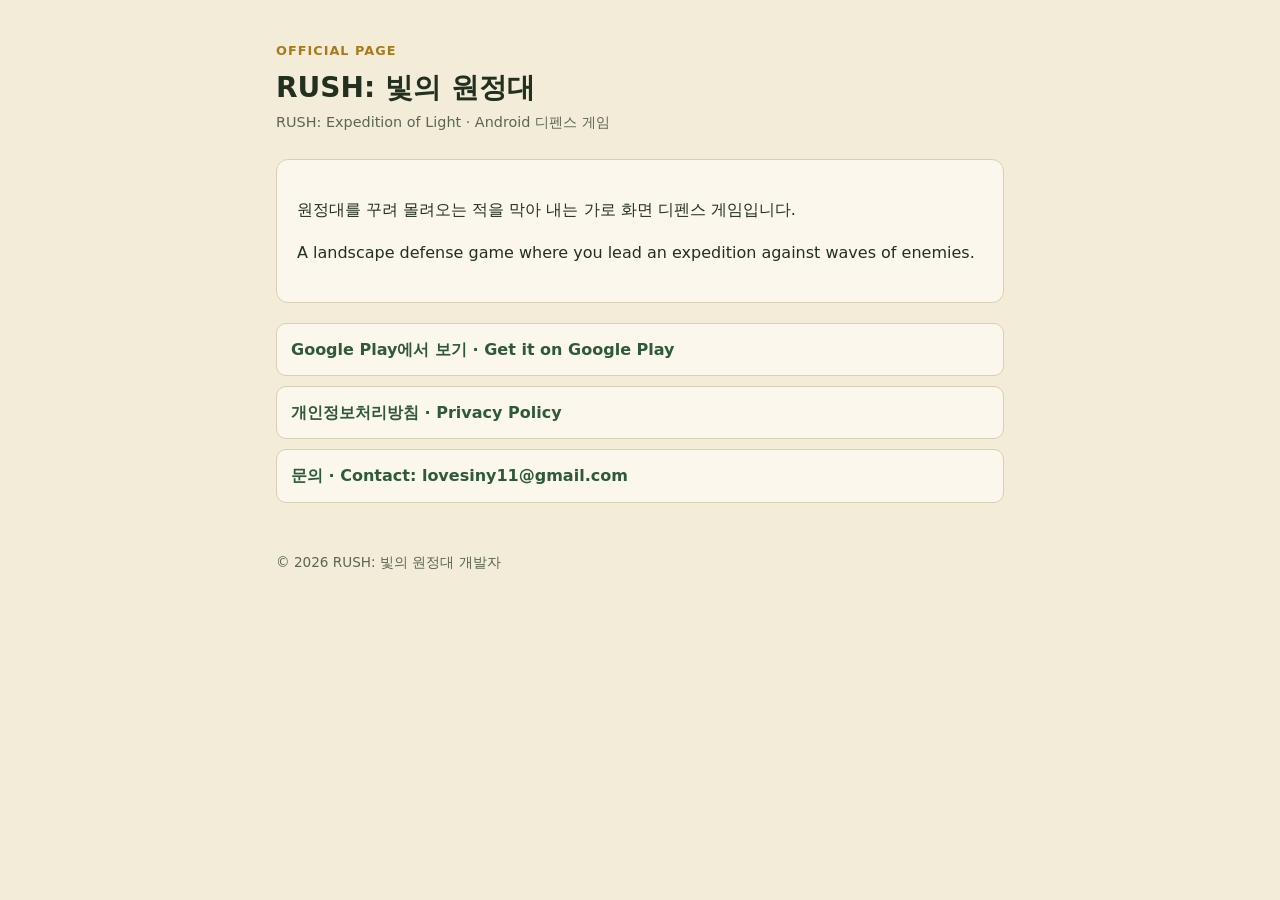
<file: index.html>
<!doctype html>
<html lang="ko">
<head>
<meta charset="utf-8">
<meta name="viewport" content="width=device-width, initial-scale=1">
<title>RUSH: 빛의 원정대</title>
<meta name="description" content="RUSH: 빛의 원정대 (RUSH: Expedition of Light) 공식 안내 페이지">
<link rel="stylesheet" href="style.css">
</head>
<body>
<main>
  <p class="eyebrow">Official page</p>
  <h1>RUSH: 빛의 원정대</h1>
  <p class="meta">RUSH: Expedition of Light · Android 디펜스 게임</p>

  <div class="card">
    <p>원정대를 꾸려 몰려오는 적을 막아 내는 가로 화면 디펜스 게임입니다.</p>
    <p>A landscape defense game where you lead an expedition against waves of enemies.</p>
  </div>

  <ul class="links">
    <li><a href="https://play.google.com/store/apps/details?id=com.rush.expedition">Google Play에서 보기 · Get it on Google Play</a></li>
    <li><a href="privacy.html">개인정보처리방침 · Privacy Policy</a></li>
    <li><a href="mailto:lovesiny11@gmail.com">문의 · Contact: lovesiny11@gmail.com</a></li>
  </ul>

  <footer>© 2026 RUSH: 빛의 원정대 개발자</footer>
</main>
</body>
</html>
</file>
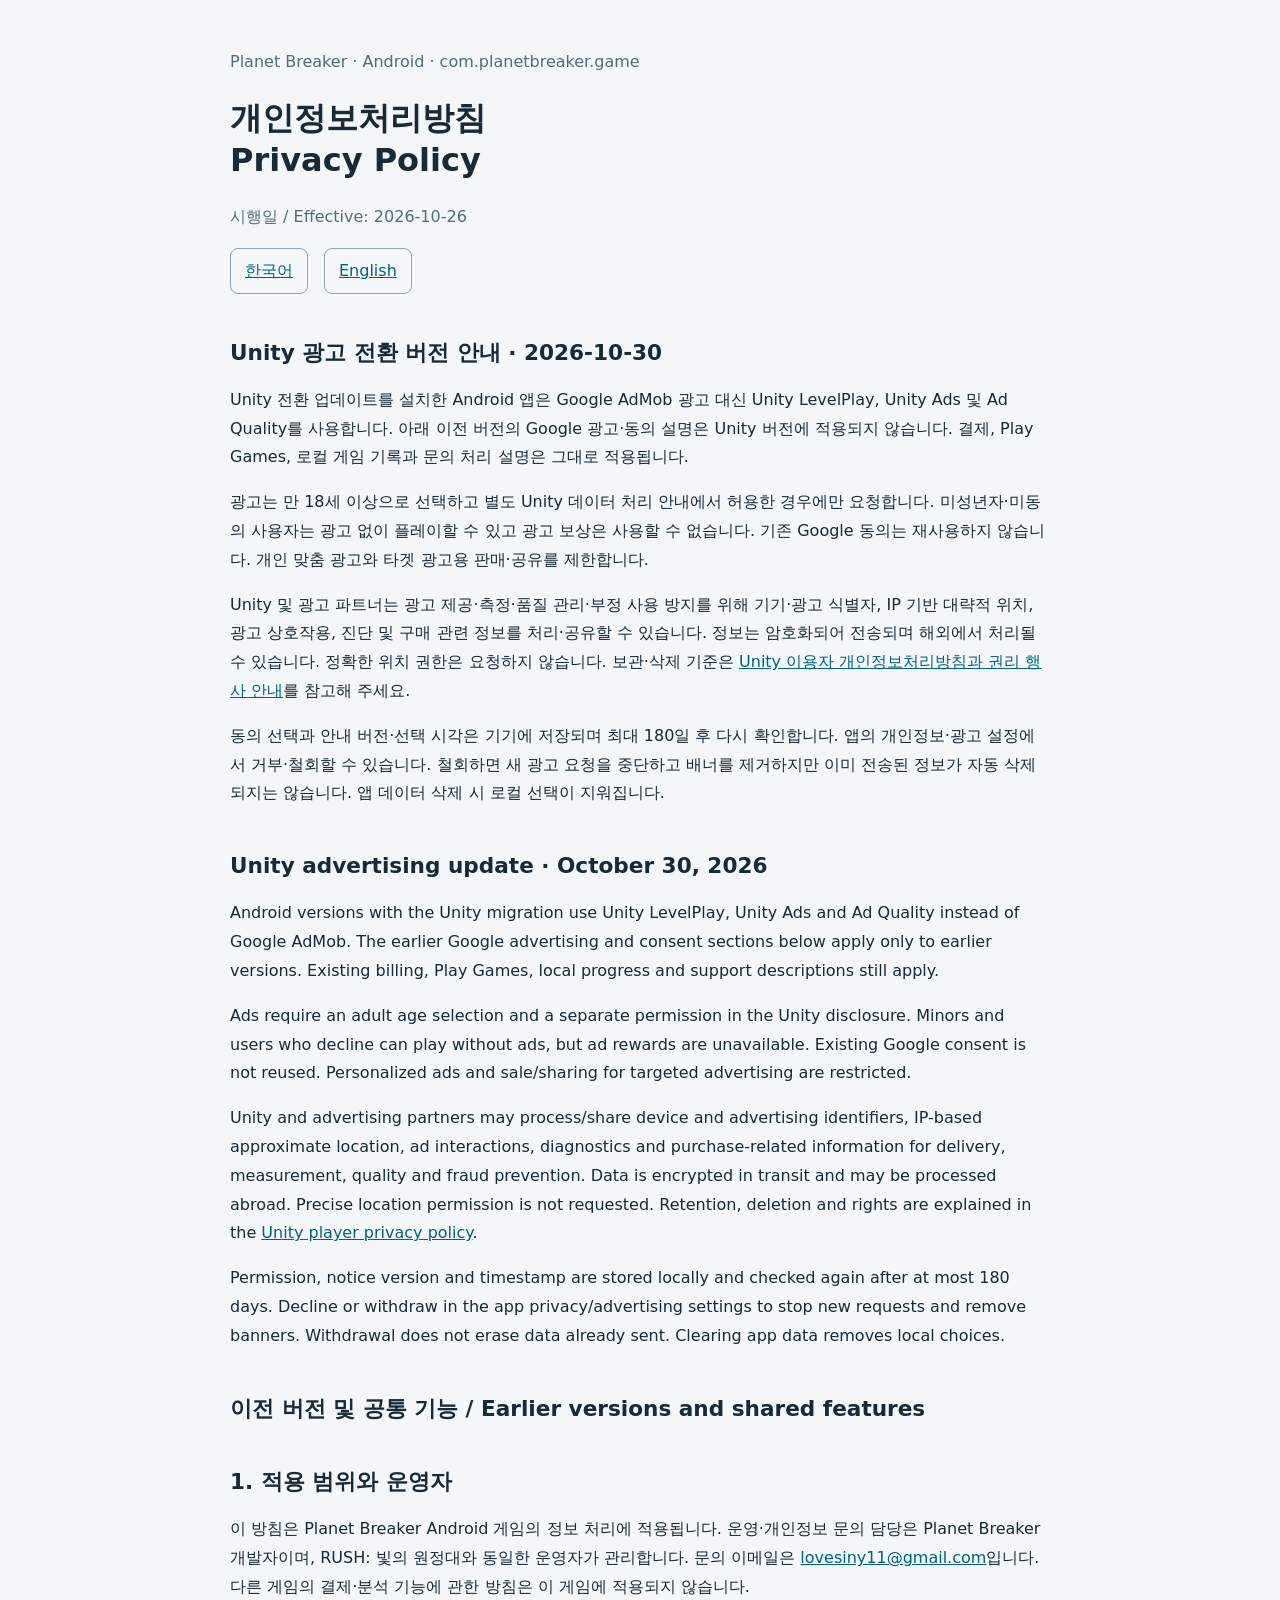
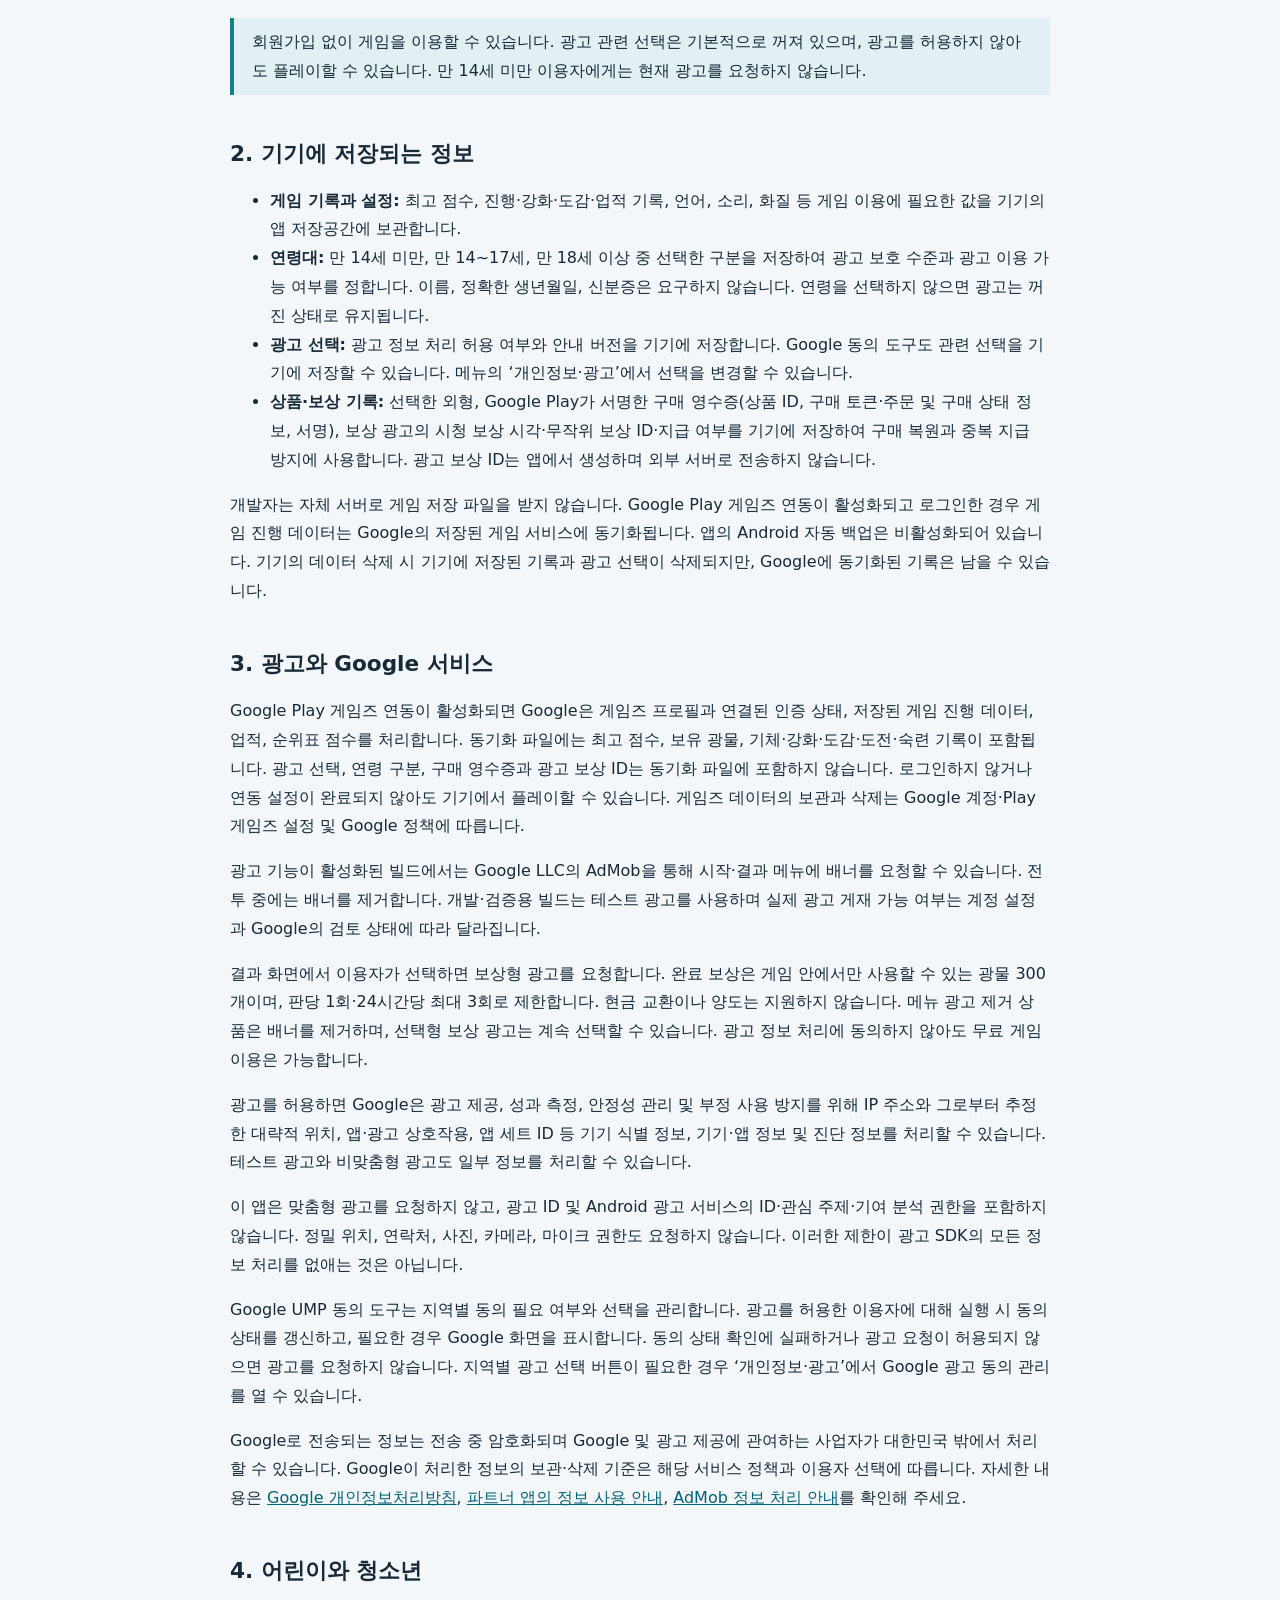
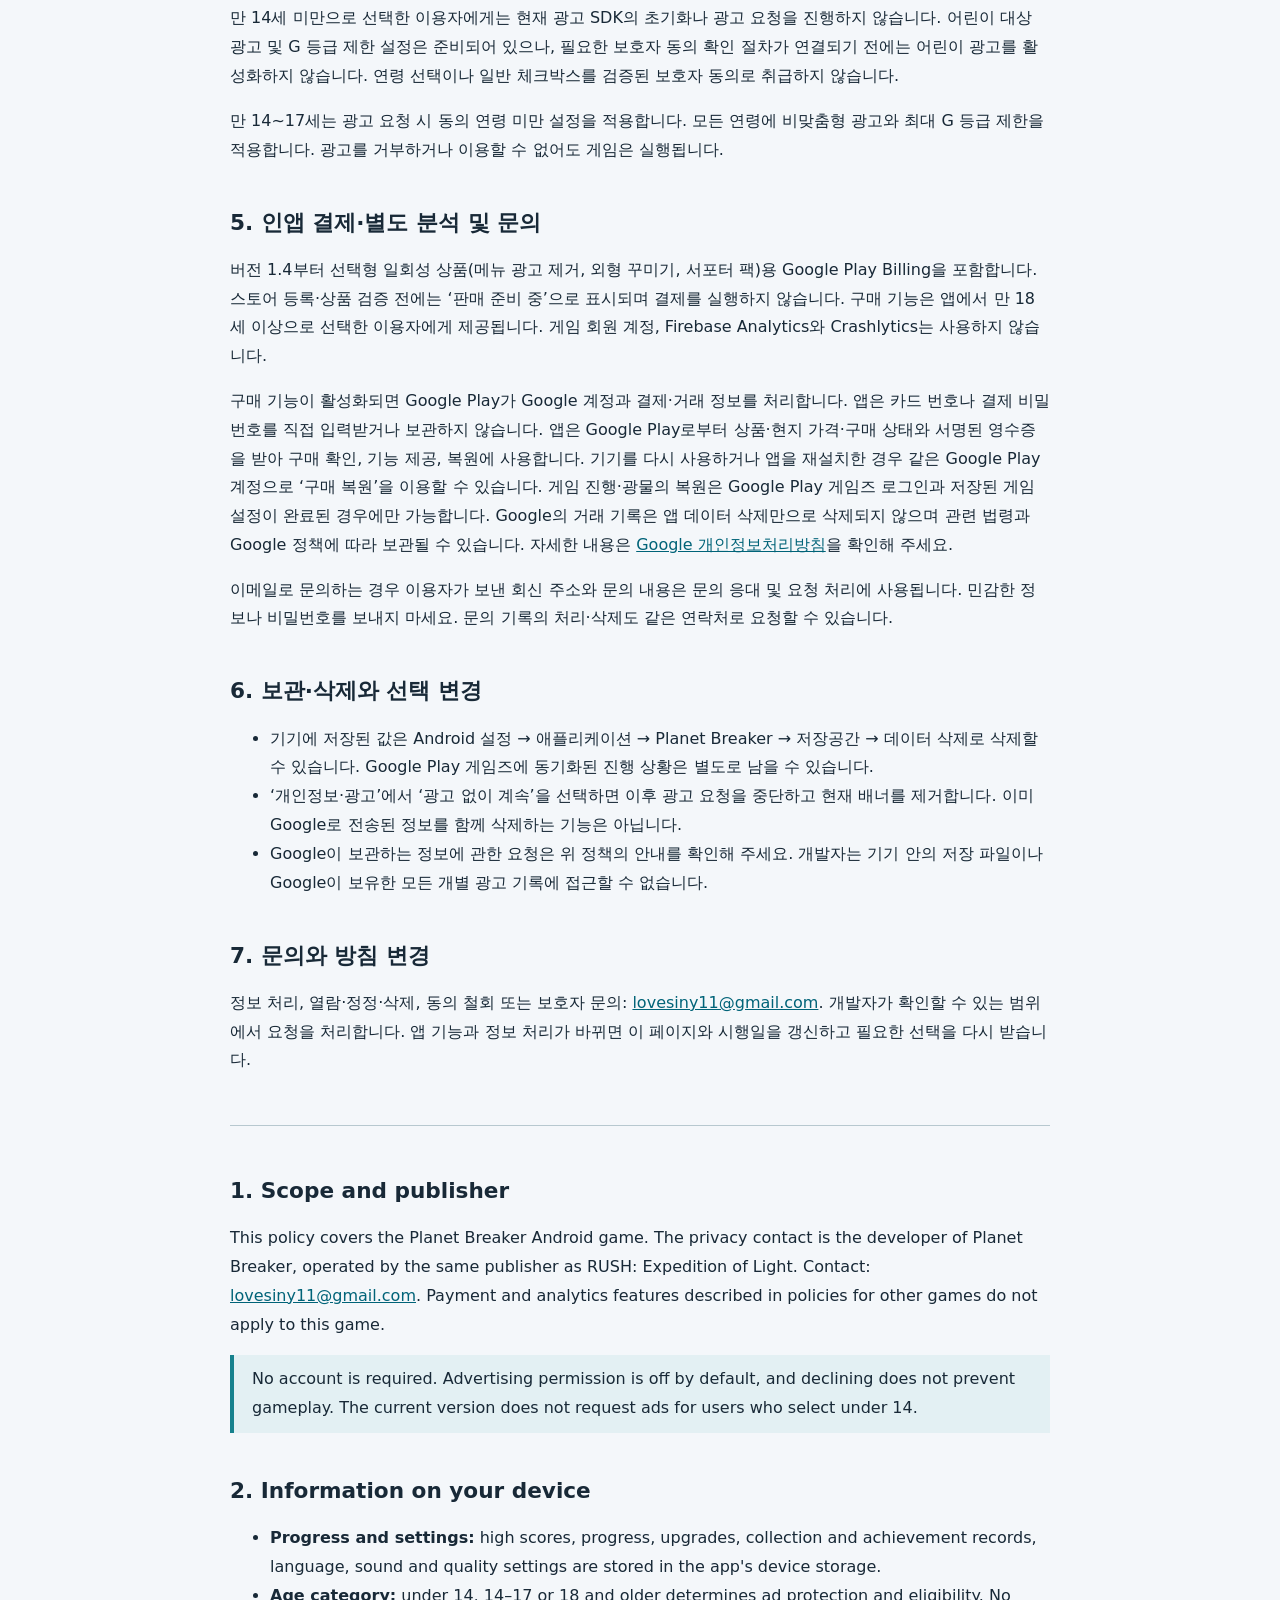
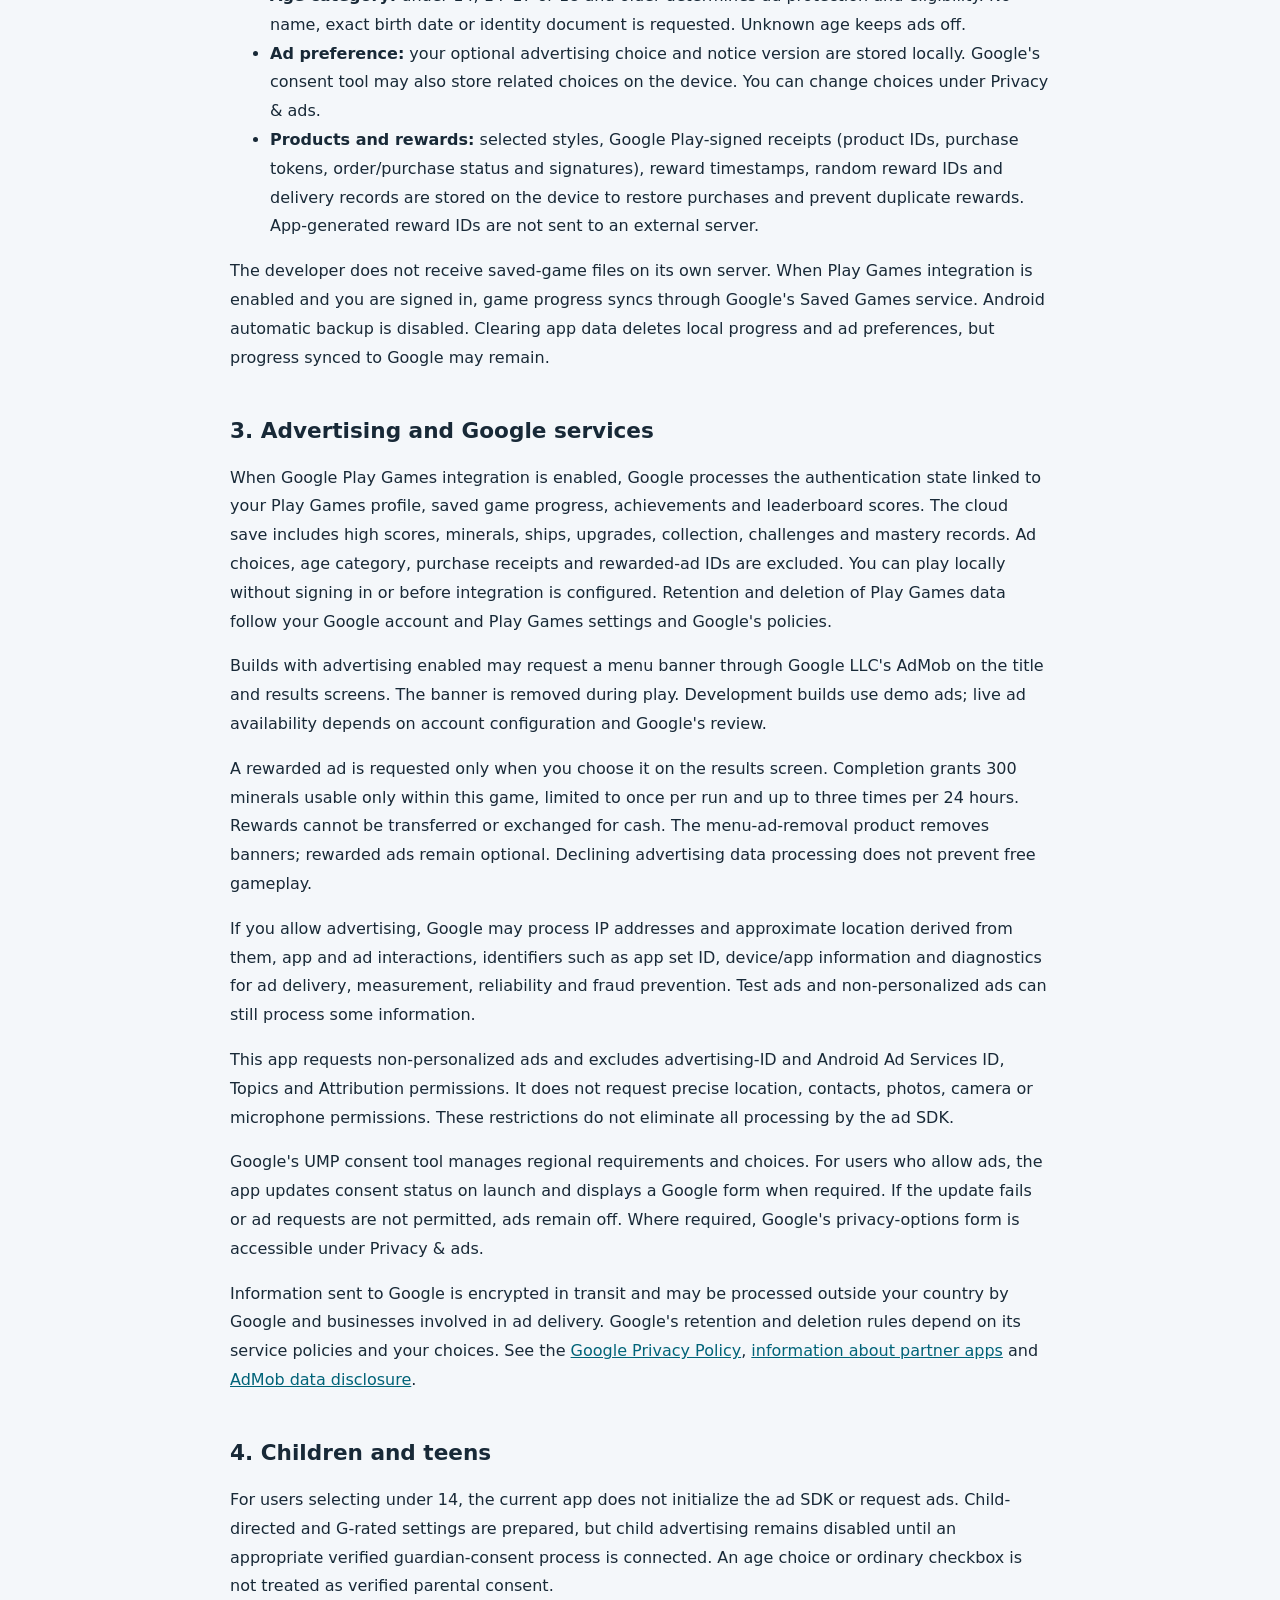
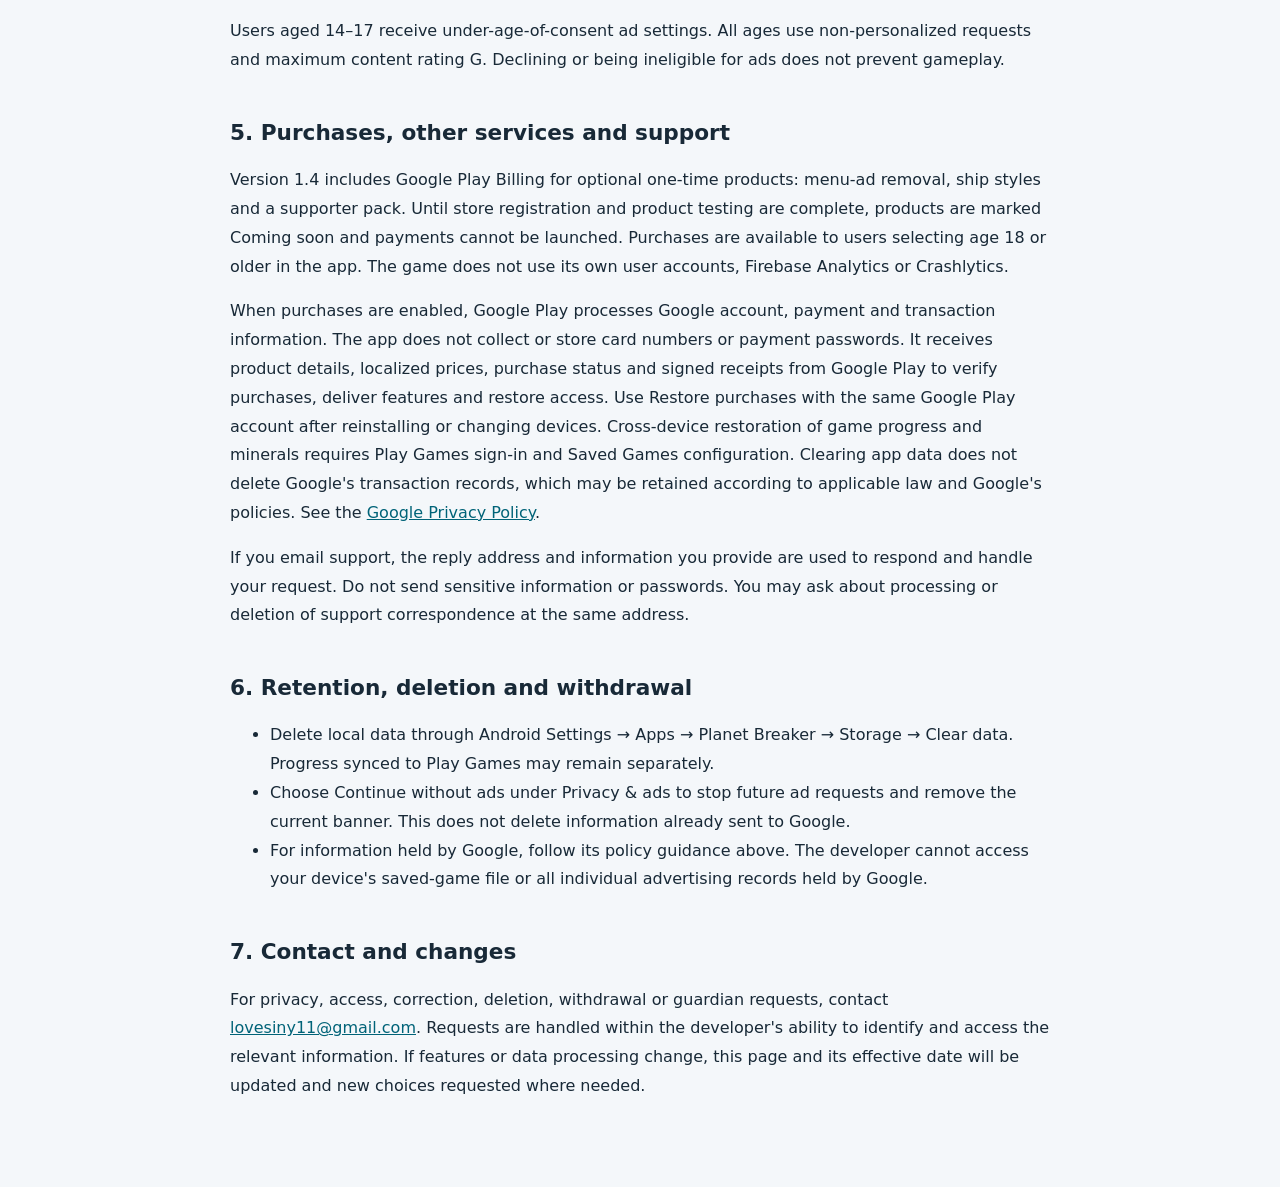
<file: planet-breaker-privacy.html>
<!doctype html>
<html lang="ko">
<head>
<meta charset="utf-8">
<meta name="viewport" content="width=device-width, initial-scale=1">
<title>Planet Breaker — 개인정보처리방침 · Privacy Policy</title>
<meta name="description" content="Planet Breaker Android 게임 개인정보처리방침 및 문의처. Privacy policy and contact for Planet Breaker.">
<style>
:root{color-scheme:light dark;font:16px/1.8 system-ui,sans-serif;color:#182937;background:#f4f7fa}body{margin:0}main{max-width:820px;margin:auto;padding:32px 22px 70px}h1{line-height:1.3;font-size:2rem}h2{margin-top:2em;line-height:1.4;font-size:1.35rem}h3{font-size:1.1rem}a{color:#006378;overflow-wrap:anywhere}p,li{overflow-wrap:anywhere}nav{display:flex;gap:16px;flex-wrap:wrap}nav a{display:inline-block;padding:8px 14px;border:1px solid #8ba4b0;border-radius:8px;min-height:28px}.meta{color:#526c7a}article{scroll-margin-top:18px}aside{border-left:4px solid #16818d;padding:10px 18px;background:#e3f0f3}hr{margin:50px 0;border:0;border-top:1px solid #b7c8cf}a:focus-visible{outline:3px solid #16818d;outline-offset:3px}@media(prefers-color-scheme:dark){:root{color:#e0edf3;background:#091722}a{color:#84dfeb}.meta{color:#afc3ce}aside{background:#16303b}}
</style>
</head>
<body><main>
<p class="meta">Planet Breaker · Android · com.planetbreaker.game</p>
<h1>개인정보처리방침<br><span lang="en">Privacy Policy</span></h1>
<p class="meta">시행일 / Effective: 2026-10-26</p>
<nav aria-label="언어 / Language"><a href="#ko" lang="ko">한국어</a><a href="#en" lang="en">English</a></nav>
<section id="unity-20261030" lang="ko"><h2>Unity 광고 전환 버전 안내 · 2026-10-30</h2><p>Unity 전환 업데이트를 설치한 Android 앱은 Google AdMob 광고 대신 Unity LevelPlay, Unity Ads 및 Ad Quality를 사용합니다. 아래 이전 버전의 Google 광고·동의 설명은 Unity 버전에 적용되지 않습니다. 결제, Play Games, 로컬 게임 기록과 문의 처리 설명은 그대로 적용됩니다.</p><p>광고는 만 18세 이상으로 선택하고 별도 Unity 데이터 처리 안내에서 허용한 경우에만 요청합니다. 미성년자·미동의 사용자는 광고 없이 플레이할 수 있고 광고 보상은 사용할 수 없습니다. 기존 Google 동의는 재사용하지 않습니다. 개인 맞춤 광고와 타겟 광고용 판매·공유를 제한합니다.</p><p>Unity 및 광고 파트너는 광고 제공·측정·품질 관리·부정 사용 방지를 위해 기기·광고 식별자, IP 기반 대략적 위치, 광고 상호작용, 진단 및 구매 관련 정보를 처리·공유할 수 있습니다. 정보는 암호화되어 전송되며 해외에서 처리될 수 있습니다. 정확한 위치 권한은 요청하지 않습니다. 보관·삭제 기준은 <a href="https://unity.com/legal/game-player-and-app-user-privacy-policy">Unity 이용자 개인정보처리방침과 권리 행사 안내</a>를 참고해 주세요.</p><p>동의 선택과 안내 버전·선택 시각은 기기에 저장되며 최대 180일 후 다시 확인합니다. 앱의 개인정보·광고 설정에서 거부·철회할 수 있습니다. 철회하면 새 광고 요청을 중단하고 배너를 제거하지만 이미 전송된 정보가 자동 삭제되지는 않습니다. 앱 데이터 삭제 시 로컬 선택이 지워집니다.</p></section><section lang="en"><h2>Unity advertising update · October 30, 2026</h2><p>Android versions with the Unity migration use Unity LevelPlay, Unity Ads and Ad Quality instead of Google AdMob. The earlier Google advertising and consent sections below apply only to earlier versions. Existing billing, Play Games, local progress and support descriptions still apply.</p><p>Ads require an adult age selection and a separate permission in the Unity disclosure. Minors and users who decline can play without ads, but ad rewards are unavailable. Existing Google consent is not reused. Personalized ads and sale/sharing for targeted advertising are restricted.</p><p>Unity and advertising partners may process/share device and advertising identifiers, IP-based approximate location, ad interactions, diagnostics and purchase-related information for delivery, measurement, quality and fraud prevention. Data is encrypted in transit and may be processed abroad. Precise location permission is not requested. Retention, deletion and rights are explained in the <a href="https://unity.com/legal/game-player-and-app-user-privacy-policy">Unity player privacy policy</a>.</p><p>Permission, notice version and timestamp are stored locally and checked again after at most 180 days. Decline or withdraw in the app privacy/advertising settings to stop new requests and remove banners. Withdrawal does not erase data already sent. Clearing app data removes local choices.</p></section><h2>이전 버전 및 공통 기능 / Earlier versions and shared features</h2>
<article id="ko" lang="ko">
<h2>1. 적용 범위와 운영자</h2>
<p>이 방침은 Planet Breaker Android 게임의 정보 처리에 적용됩니다. 운영·개인정보 문의 담당은 Planet Breaker 개발자이며, RUSH: 빛의 원정대와 동일한 운영자가 관리합니다. 문의 이메일은 <a href="mailto:lovesiny11@gmail.com">lovesiny11@gmail.com</a>입니다. 다른 게임의 결제·분석 기능에 관한 방침은 이 게임에 적용되지 않습니다.</p>
<aside>회원가입 없이 게임을 이용할 수 있습니다. 광고 관련 선택은 기본적으로 꺼져 있으며, 광고를 허용하지 않아도 플레이할 수 있습니다. 만 14세 미만 이용자에게는 현재 광고를 요청하지 않습니다.</aside>
<h2>2. 기기에 저장되는 정보</h2>
<ul>
<li><strong>게임 기록과 설정:</strong> 최고 점수, 진행·강화·도감·업적 기록, 언어, 소리, 화질 등 게임 이용에 필요한 값을 기기의 앱 저장공간에 보관합니다.</li>
<li><strong>연령대:</strong> 만 14세 미만, 만 14~17세, 만 18세 이상 중 선택한 구분을 저장하여 광고 보호 수준과 광고 이용 가능 여부를 정합니다. 이름, 정확한 생년월일, 신분증은 요구하지 않습니다. 연령을 선택하지 않으면 광고는 꺼진 상태로 유지됩니다.</li>
<li><strong>광고 선택:</strong> 광고 정보 처리 허용 여부와 안내 버전을 기기에 저장합니다. Google 동의 도구도 관련 선택을 기기에 저장할 수 있습니다. 메뉴의 ‘개인정보·광고’에서 선택을 변경할 수 있습니다.</li>
<li><strong>상품·보상 기록:</strong> 선택한 외형, Google Play가 서명한 구매 영수증(상품 ID, 구매 토큰·주문 및 구매 상태 정보, 서명), 보상 광고의 시청 보상 시각·무작위 보상 ID·지급 여부를 기기에 저장하여 구매 복원과 중복 지급 방지에 사용합니다. 광고 보상 ID는 앱에서 생성하며 외부 서버로 전송하지 않습니다.</li>
</ul>
<p>개발자는 자체 서버로 게임 저장 파일을 받지 않습니다. Google Play 게임즈 연동이 활성화되고 로그인한 경우 게임 진행 데이터는 Google의 저장된 게임 서비스에 동기화됩니다. 앱의 Android 자동 백업은 비활성화되어 있습니다. 기기의 데이터 삭제 시 기기에 저장된 기록과 광고 선택이 삭제되지만, Google에 동기화된 기록은 남을 수 있습니다.</p>
<h2>3. 광고와 Google 서비스</h2>
<p>Google Play 게임즈 연동이 활성화되면 Google은 게임즈 프로필과 연결된 인증 상태, 저장된 게임 진행 데이터, 업적, 순위표 점수를 처리합니다. 동기화 파일에는 최고 점수, 보유 광물, 기체·강화·도감·도전·숙련 기록이 포함됩니다. 광고 선택, 연령 구분, 구매 영수증과 광고 보상 ID는 동기화 파일에 포함하지 않습니다. 로그인하지 않거나 연동 설정이 완료되지 않아도 기기에서 플레이할 수 있습니다. 게임즈 데이터의 보관과 삭제는 Google 계정·Play 게임즈 설정 및 Google 정책에 따릅니다.</p>
<p>광고 기능이 활성화된 빌드에서는 Google LLC의 AdMob을 통해 시작·결과 메뉴에 배너를 요청할 수 있습니다. 전투 중에는 배너를 제거합니다. 개발·검증용 빌드는 테스트 광고를 사용하며 실제 광고 게재 가능 여부는 계정 설정과 Google의 검토 상태에 따라 달라집니다.</p>
<p>결과 화면에서 이용자가 선택하면 보상형 광고를 요청합니다. 완료 보상은 게임 안에서만 사용할 수 있는 광물 300개이며, 판당 1회·24시간당 최대 3회로 제한합니다. 현금 교환이나 양도는 지원하지 않습니다. 메뉴 광고 제거 상품은 배너를 제거하며, 선택형 보상 광고는 계속 선택할 수 있습니다. 광고 정보 처리에 동의하지 않아도 무료 게임 이용은 가능합니다.</p>
<p>광고를 허용하면 Google은 광고 제공, 성과 측정, 안정성 관리 및 부정 사용 방지를 위해 IP 주소와 그로부터 추정한 대략적 위치, 앱·광고 상호작용, 앱 세트 ID 등 기기 식별 정보, 기기·앱 정보 및 진단 정보를 처리할 수 있습니다. 테스트 광고와 비맞춤형 광고도 일부 정보를 처리할 수 있습니다.</p>
<p>이 앱은 맞춤형 광고를 요청하지 않고, 광고 ID 및 Android 광고 서비스의 ID·관심 주제·기여 분석 권한을 포함하지 않습니다. 정밀 위치, 연락처, 사진, 카메라, 마이크 권한도 요청하지 않습니다. 이러한 제한이 광고 SDK의 모든 정보 처리를 없애는 것은 아닙니다.</p>
<p>Google UMP 동의 도구는 지역별 동의 필요 여부와 선택을 관리합니다. 광고를 허용한 이용자에 대해 실행 시 동의 상태를 갱신하고, 필요한 경우 Google 화면을 표시합니다. 동의 상태 확인에 실패하거나 광고 요청이 허용되지 않으면 광고를 요청하지 않습니다. 지역별 광고 선택 버튼이 필요한 경우 ‘개인정보·광고’에서 Google 광고 동의 관리를 열 수 있습니다.</p>
<p>Google로 전송되는 정보는 전송 중 암호화되며 Google 및 광고 제공에 관여하는 사업자가 대한민국 밖에서 처리할 수 있습니다. Google이 처리한 정보의 보관·삭제 기준은 해당 서비스 정책과 이용자 선택에 따릅니다. 자세한 내용은 <a href="https://policies.google.com/privacy?hl=ko">Google 개인정보처리방침</a>, <a href="https://policies.google.com/technologies/partner-sites?hl=ko">파트너 앱의 정보 사용 안내</a>, <a href="https://developers.google.com/admob/android/privacy/play-data-disclosure">AdMob 정보 처리 안내</a>를 확인해 주세요.</p>
<h2>4. 어린이와 청소년</h2>
<p>만 14세 미만으로 선택한 이용자에게는 현재 광고 SDK의 초기화나 광고 요청을 진행하지 않습니다. 어린이 대상 광고 및 G 등급 제한 설정은 준비되어 있으나, 필요한 보호자 동의 확인 절차가 연결되기 전에는 어린이 광고를 활성화하지 않습니다. 연령 선택이나 일반 체크박스를 검증된 보호자 동의로 취급하지 않습니다.</p>
<p>만 14~17세는 광고 요청 시 동의 연령 미만 설정을 적용합니다. 모든 연령에 비맞춤형 광고와 최대 G 등급 제한을 적용합니다. 광고를 거부하거나 이용할 수 없어도 게임은 실행됩니다.</p>
<h2>5. 인앱 결제·별도 분석 및 문의</h2>
<p>버전 1.4부터 선택형 일회성 상품(메뉴 광고 제거, 외형 꾸미기, 서포터 팩)용 Google Play Billing을 포함합니다. 스토어 등록·상품 검증 전에는 ‘판매 준비 중’으로 표시되며 결제를 실행하지 않습니다. 구매 기능은 앱에서 만 18세 이상으로 선택한 이용자에게 제공됩니다. 게임 회원 계정, Firebase Analytics와 Crashlytics는 사용하지 않습니다.</p>
<p>구매 기능이 활성화되면 Google Play가 Google 계정과 결제·거래 정보를 처리합니다. 앱은 카드 번호나 결제 비밀번호를 직접 입력받거나 보관하지 않습니다. 앱은 Google Play로부터 상품·현지 가격·구매 상태와 서명된 영수증을 받아 구매 확인, 기능 제공, 복원에 사용합니다. 기기를 다시 사용하거나 앱을 재설치한 경우 같은 Google Play 계정으로 ‘구매 복원’을 이용할 수 있습니다. 게임 진행·광물의 복원은 Google Play 게임즈 로그인과 저장된 게임 설정이 완료된 경우에만 가능합니다. Google의 거래 기록은 앱 데이터 삭제만으로 삭제되지 않으며 관련 법령과 Google 정책에 따라 보관될 수 있습니다. 자세한 내용은 <a href="https://policies.google.com/privacy?hl=ko">Google 개인정보처리방침</a>을 확인해 주세요.</p>
<p>이메일로 문의하는 경우 이용자가 보낸 회신 주소와 문의 내용은 문의 응대 및 요청 처리에 사용됩니다. 민감한 정보나 비밀번호를 보내지 마세요. 문의 기록의 처리·삭제도 같은 연락처로 요청할 수 있습니다.</p>
<h2>6. 보관·삭제와 선택 변경</h2>
<ul>
<li>기기에 저장된 값은 Android 설정 → 애플리케이션 → Planet Breaker → 저장공간 → 데이터 삭제로 삭제할 수 있습니다. Google Play 게임즈에 동기화된 진행 상황은 별도로 남을 수 있습니다.</li>
<li>‘개인정보·광고’에서 ‘광고 없이 계속’을 선택하면 이후 광고 요청을 중단하고 현재 배너를 제거합니다. 이미 Google로 전송된 정보를 함께 삭제하는 기능은 아닙니다.</li>
<li>Google이 보관하는 정보에 관한 요청은 위 정책의 안내를 확인해 주세요. 개발자는 기기 안의 저장 파일이나 Google이 보유한 모든 개별 광고 기록에 접근할 수 없습니다.</li>
</ul>
<h2>7. 문의와 방침 변경</h2>
<p>정보 처리, 열람·정정·삭제, 동의 철회 또는 보호자 문의: <a href="mailto:lovesiny11@gmail.com">lovesiny11@gmail.com</a>. 개발자가 확인할 수 있는 범위에서 요청을 처리합니다. 앱 기능과 정보 처리가 바뀌면 이 페이지와 시행일을 갱신하고 필요한 선택을 다시 받습니다.</p>
</article>
<hr>
<article id="en" lang="en">
<h2>1. Scope and publisher</h2>
<p>This policy covers the Planet Breaker Android game. The privacy contact is the developer of Planet Breaker, operated by the same publisher as RUSH: Expedition of Light. Contact: <a href="mailto:lovesiny11@gmail.com">lovesiny11@gmail.com</a>. Payment and analytics features described in policies for other games do not apply to this game.</p>
<aside>No account is required. Advertising permission is off by default, and declining does not prevent gameplay. The current version does not request ads for users who select under 14.</aside>
<h2>2. Information on your device</h2>
<ul>
<li><strong>Progress and settings:</strong> high scores, progress, upgrades, collection and achievement records, language, sound and quality settings are stored in the app's device storage.</li>
<li><strong>Age category:</strong> under 14, 14–17 or 18 and older determines ad protection and eligibility. No name, exact birth date or identity document is requested. Unknown age keeps ads off.</li>
<li><strong>Ad preference:</strong> your optional advertising choice and notice version are stored locally. Google's consent tool may also store related choices on the device. You can change choices under Privacy &amp; ads.</li>
<li><strong>Products and rewards:</strong> selected styles, Google Play-signed receipts (product IDs, purchase tokens, order/purchase status and signatures), reward timestamps, random reward IDs and delivery records are stored on the device to restore purchases and prevent duplicate rewards. App-generated reward IDs are not sent to an external server.</li>
</ul>
<p>The developer does not receive saved-game files on its own server. When Play Games integration is enabled and you are signed in, game progress syncs through Google's Saved Games service. Android automatic backup is disabled. Clearing app data deletes local progress and ad preferences, but progress synced to Google may remain.</p>
<h2>3. Advertising and Google services</h2>
<p>When Google Play Games integration is enabled, Google processes the authentication state linked to your Play Games profile, saved game progress, achievements and leaderboard scores. The cloud save includes high scores, minerals, ships, upgrades, collection, challenges and mastery records. Ad choices, age category, purchase receipts and rewarded-ad IDs are excluded. You can play locally without signing in or before integration is configured. Retention and deletion of Play Games data follow your Google account and Play Games settings and Google's policies.</p>
<p>Builds with advertising enabled may request a menu banner through Google LLC's AdMob on the title and results screens. The banner is removed during play. Development builds use demo ads; live ad availability depends on account configuration and Google's review.</p>
<p>A rewarded ad is requested only when you choose it on the results screen. Completion grants 300 minerals usable only within this game, limited to once per run and up to three times per 24 hours. Rewards cannot be transferred or exchanged for cash. The menu-ad-removal product removes banners; rewarded ads remain optional. Declining advertising data processing does not prevent free gameplay.</p>
<p>If you allow advertising, Google may process IP addresses and approximate location derived from them, app and ad interactions, identifiers such as app set ID, device/app information and diagnostics for ad delivery, measurement, reliability and fraud prevention. Test ads and non-personalized ads can still process some information.</p>
<p>This app requests non-personalized ads and excludes advertising-ID and Android Ad Services ID, Topics and Attribution permissions. It does not request precise location, contacts, photos, camera or microphone permissions. These restrictions do not eliminate all processing by the ad SDK.</p>
<p>Google's UMP consent tool manages regional requirements and choices. For users who allow ads, the app updates consent status on launch and displays a Google form when required. If the update fails or ad requests are not permitted, ads remain off. Where required, Google's privacy-options form is accessible under Privacy &amp; ads.</p>
<p>Information sent to Google is encrypted in transit and may be processed outside your country by Google and businesses involved in ad delivery. Google's retention and deletion rules depend on its service policies and your choices. See the <a href="https://policies.google.com/privacy">Google Privacy Policy</a>, <a href="https://policies.google.com/technologies/partner-sites">information about partner apps</a> and <a href="https://developers.google.com/admob/android/privacy/play-data-disclosure">AdMob data disclosure</a>.</p>
<h2>4. Children and teens</h2>
<p>For users selecting under 14, the current app does not initialize the ad SDK or request ads. Child-directed and G-rated settings are prepared, but child advertising remains disabled until an appropriate verified guardian-consent process is connected. An age choice or ordinary checkbox is not treated as verified parental consent.</p>
<p>Users aged 14–17 receive under-age-of-consent ad settings. All ages use non-personalized requests and maximum content rating G. Declining or being ineligible for ads does not prevent gameplay.</p>
<h2>5. Purchases, other services and support</h2>
<p>Version 1.4 includes Google Play Billing for optional one-time products: menu-ad removal, ship styles and a supporter pack. Until store registration and product testing are complete, products are marked Coming soon and payments cannot be launched. Purchases are available to users selecting age 18 or older in the app. The game does not use its own user accounts, Firebase Analytics or Crashlytics.</p>
<p>When purchases are enabled, Google Play processes Google account, payment and transaction information. The app does not collect or store card numbers or payment passwords. It receives product details, localized prices, purchase status and signed receipts from Google Play to verify purchases, deliver features and restore access. Use Restore purchases with the same Google Play account after reinstalling or changing devices. Cross-device restoration of game progress and minerals requires Play Games sign-in and Saved Games configuration. Clearing app data does not delete Google's transaction records, which may be retained according to applicable law and Google's policies. See the <a href="https://policies.google.com/privacy">Google Privacy Policy</a>.</p>
<p>If you email support, the reply address and information you provide are used to respond and handle your request. Do not send sensitive information or passwords. You may ask about processing or deletion of support correspondence at the same address.</p>
<h2>6. Retention, deletion and withdrawal</h2>
<ul>
<li>Delete local data through Android Settings → Apps → Planet Breaker → Storage → Clear data. Progress synced to Play Games may remain separately.</li>
<li>Choose Continue without ads under Privacy &amp; ads to stop future ad requests and remove the current banner. This does not delete information already sent to Google.</li>
<li>For information held by Google, follow its policy guidance above. The developer cannot access your device's saved-game file or all individual advertising records held by Google.</li>
</ul>
<h2>7. Contact and changes</h2>
<p>For privacy, access, correction, deletion, withdrawal or guardian requests, contact <a href="mailto:lovesiny11@gmail.com">lovesiny11@gmail.com</a>. Requests are handled within the developer's ability to identify and access the relevant information. If features or data processing change, this page and its effective date will be updated and new choices requested where needed.</p>
</article>
</main></body></html>
</file>
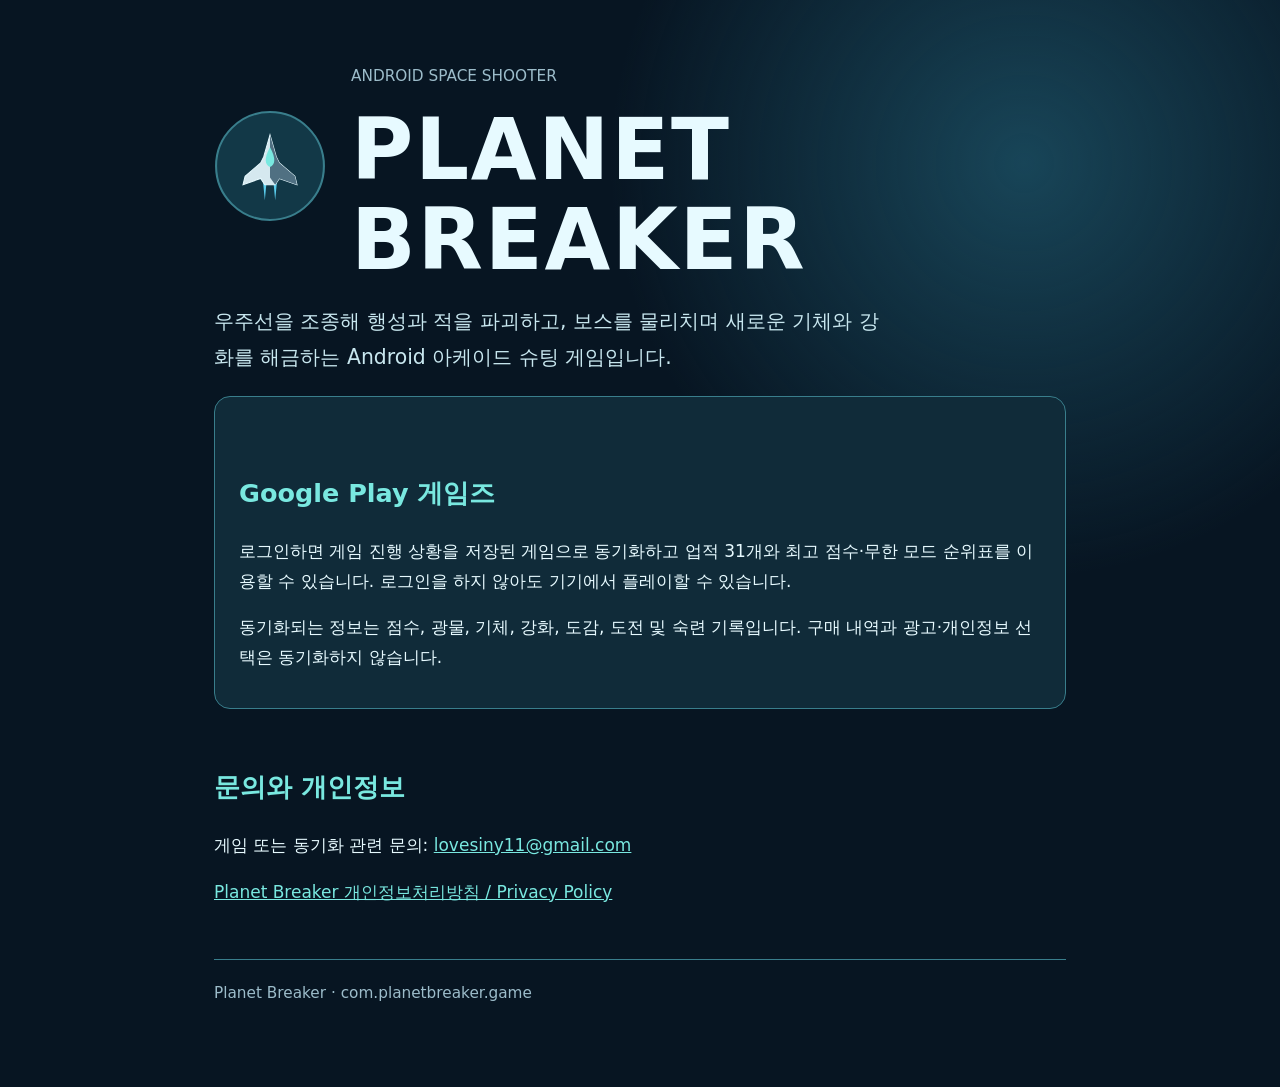
<file: planet-breaker.html>
<!doctype html>
<html lang="ko">
<head>
<meta charset="utf-8">
<meta name="viewport" content="width=device-width, initial-scale=1">
<title>Planet Breaker — 우주 슈팅 게임</title>
<meta name="description" content="Planet Breaker Android 우주 슈팅 게임 소개와 Google Play 게임즈 저장 기능 안내">
<style>
:root{color-scheme:dark;font:17px/1.75 system-ui,sans-serif;color:#e7faff;background:#071522}*{box-sizing:border-box}body{margin:0;background:radial-gradient(circle at 80% 15%,#184558 0,transparent 30%),#071522}main{max-width:900px;margin:auto;padding:48px 24px 80px}header{display:flex;gap:25px;align-items:center}svg{width:112px;height:112px;flex:none}h1{font-size:clamp(2.5rem,8vw,5rem);letter-spacing:.02em;line-height:1.05;margin:0}h2{color:#79e8e0;margin-top:2.2em}.lead{font-size:1.2rem;color:#c8e7ef;max-width:680px}.card{background:#102b39;border:1px solid #397e8c;border-radius:16px;padding:18px 24px;margin:20px 0}a{color:#79e8e0}a:focus-visible{outline:3px solid #79e8e0;outline-offset:4px}.meta{color:#9cbcca;font-size:.9rem}footer{margin-top:52px;border-top:1px solid #397e8c;padding-top:20px}
</style>
</head>
<body><main>
<header>
<svg viewBox="0 0 108 108" role="img" aria-label="Planet Breaker 우주선 아이콘"><circle cx="54" cy="54" r="52" fill="#123847" stroke="#397e8c" stroke-width="2"/><path fill="#5bcfef" d="M47 66h4l-2 21zm10 0h4l-2 21z"/><path fill="#d5e8ef" stroke="#e7faff" d="M54 24l6 21 3 6 15 13 2 8-17-6-4 6H49l-4-6-17 6 2-8 15-13 3-6z"/><path fill="#507082" d="M54 24l6 21 3 6 15 13 2 8-17-6-4 6-5-7z"/><path fill="#79e8e0" d="M54 36c6 11 5 17 0 19-5-2-6-8 0-19z"/></svg>
<div><p class="meta">ANDROID SPACE SHOOTER</p><h1>PLANET<br>BREAKER</h1></div>
</header>
<p class="lead">우주선을 조종해 행성과 적을 파괴하고, 보스를 물리치며 새로운 기체와 강화를 해금하는 Android 아케이드 슈팅 게임입니다.</p>
<div class="card"><h2>Google Play 게임즈</h2><p>로그인하면 게임 진행 상황을 저장된 게임으로 동기화하고 업적 31개와 최고 점수·무한 모드 순위표를 이용할 수 있습니다. 로그인을 하지 않아도 기기에서 플레이할 수 있습니다.</p><p>동기화되는 정보는 점수, 광물, 기체, 강화, 도감, 도전 및 숙련 기록입니다. 구매 내역과 광고·개인정보 선택은 동기화하지 않습니다.</p></div>
<h2>문의와 개인정보</h2>
<p>게임 또는 동기화 관련 문의: <a href="mailto:lovesiny11@gmail.com">lovesiny11@gmail.com</a></p>
<p><a href="/planet-breaker-privacy.html">Planet Breaker 개인정보처리방침 / Privacy Policy</a></p>
<footer class="meta">Planet Breaker · com.planetbreaker.game</footer>
</main></body></html>
</file>
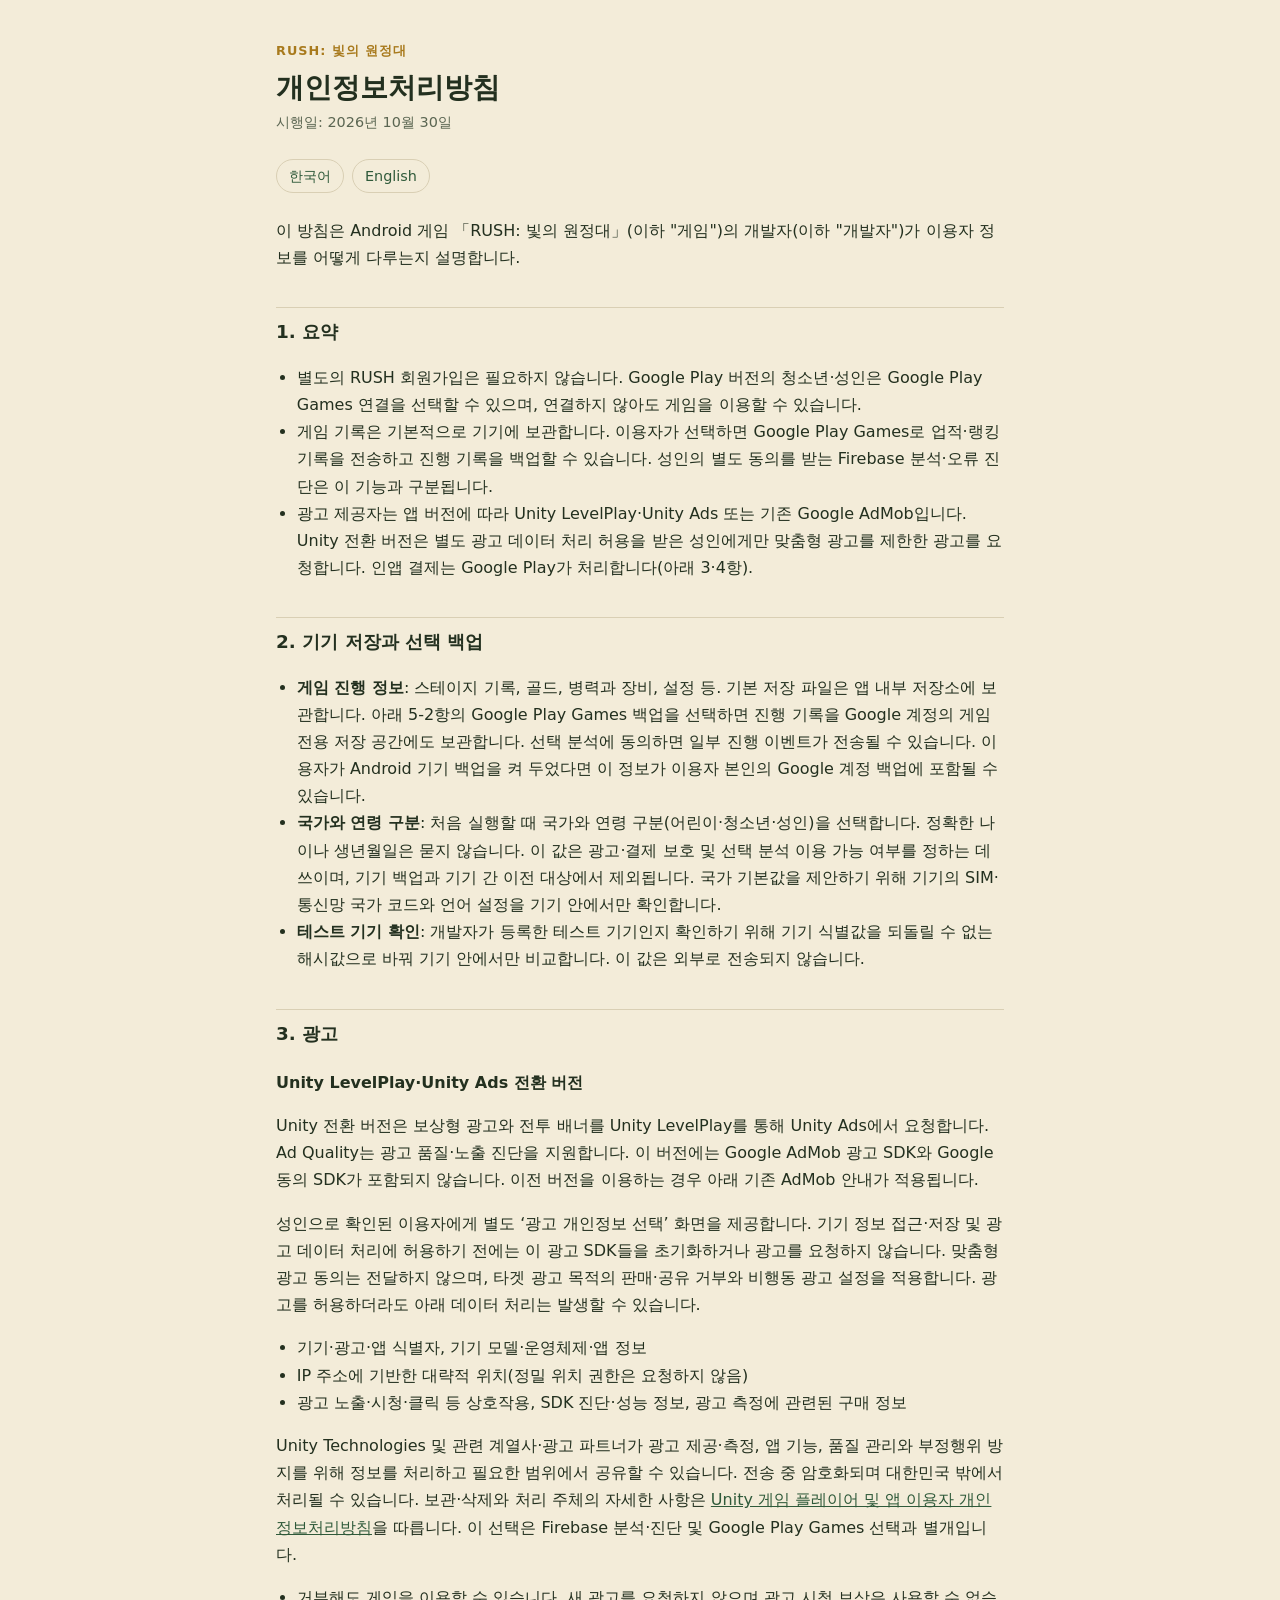
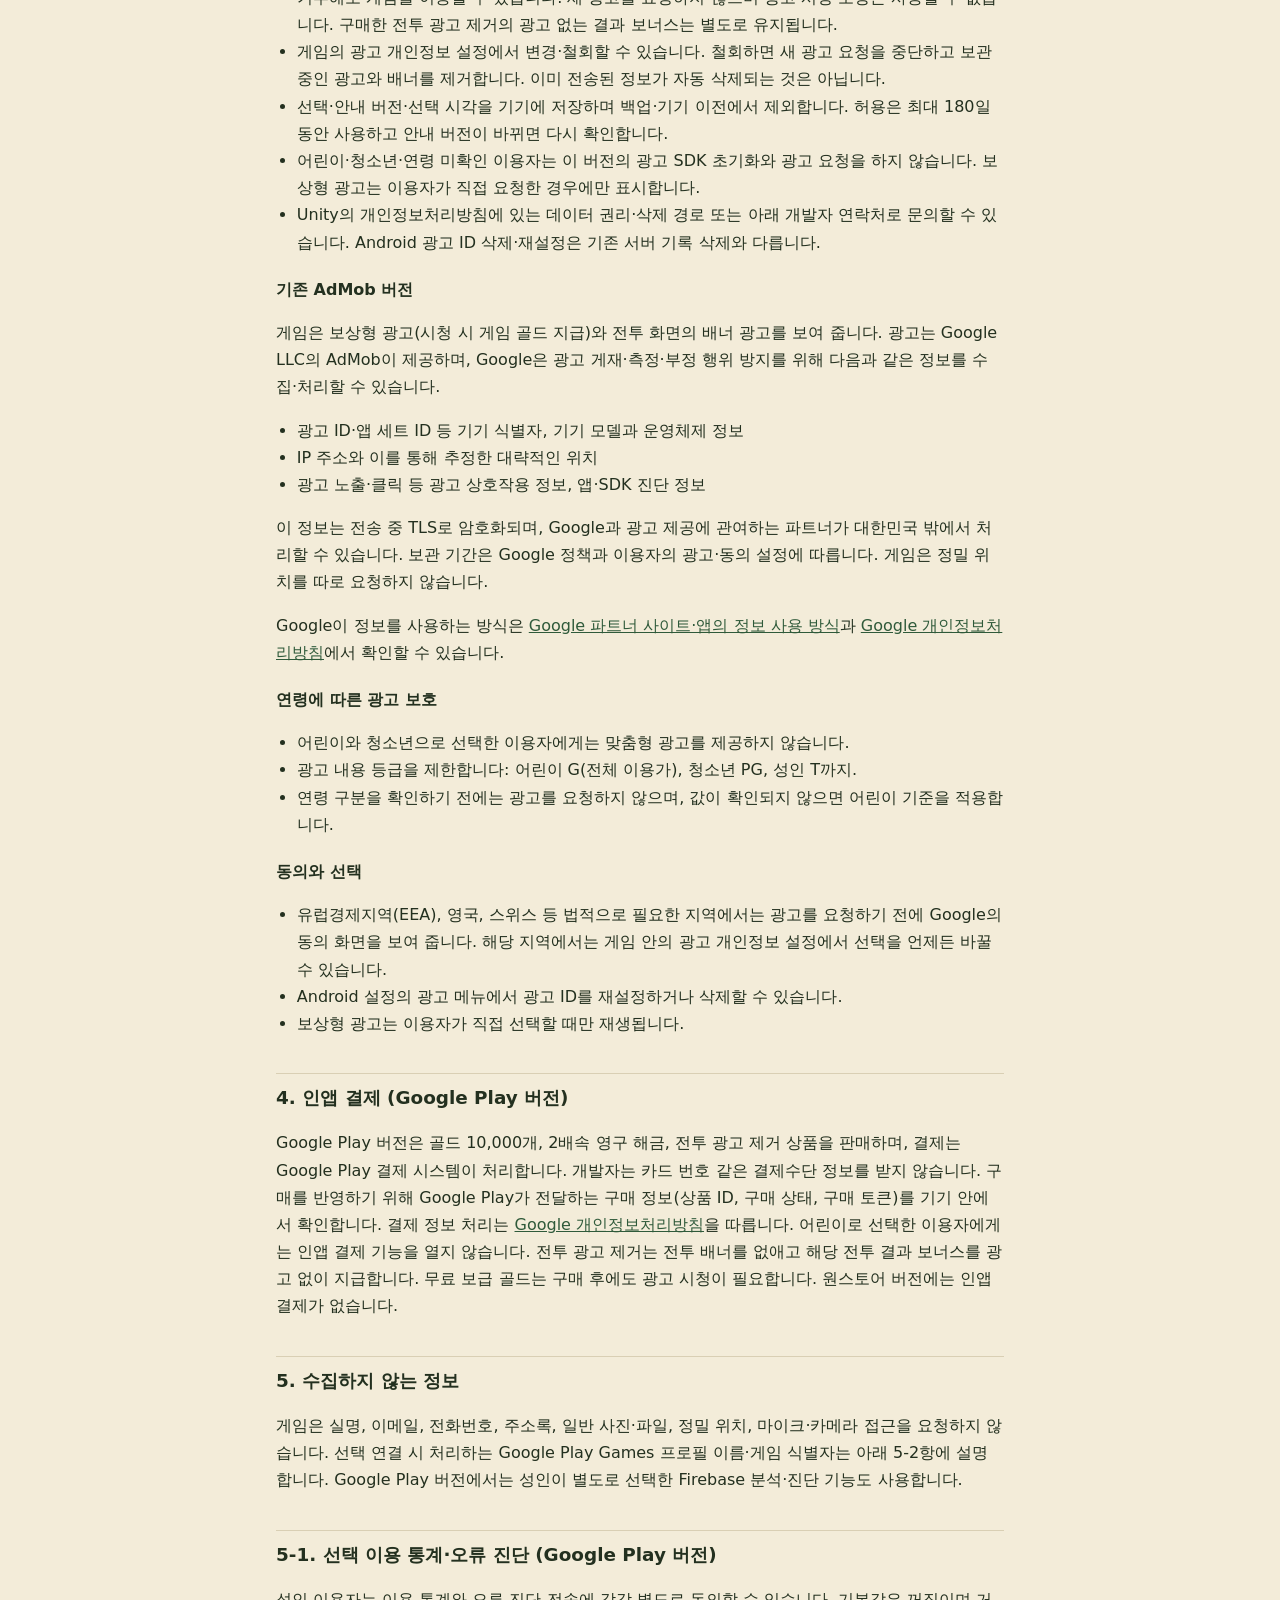
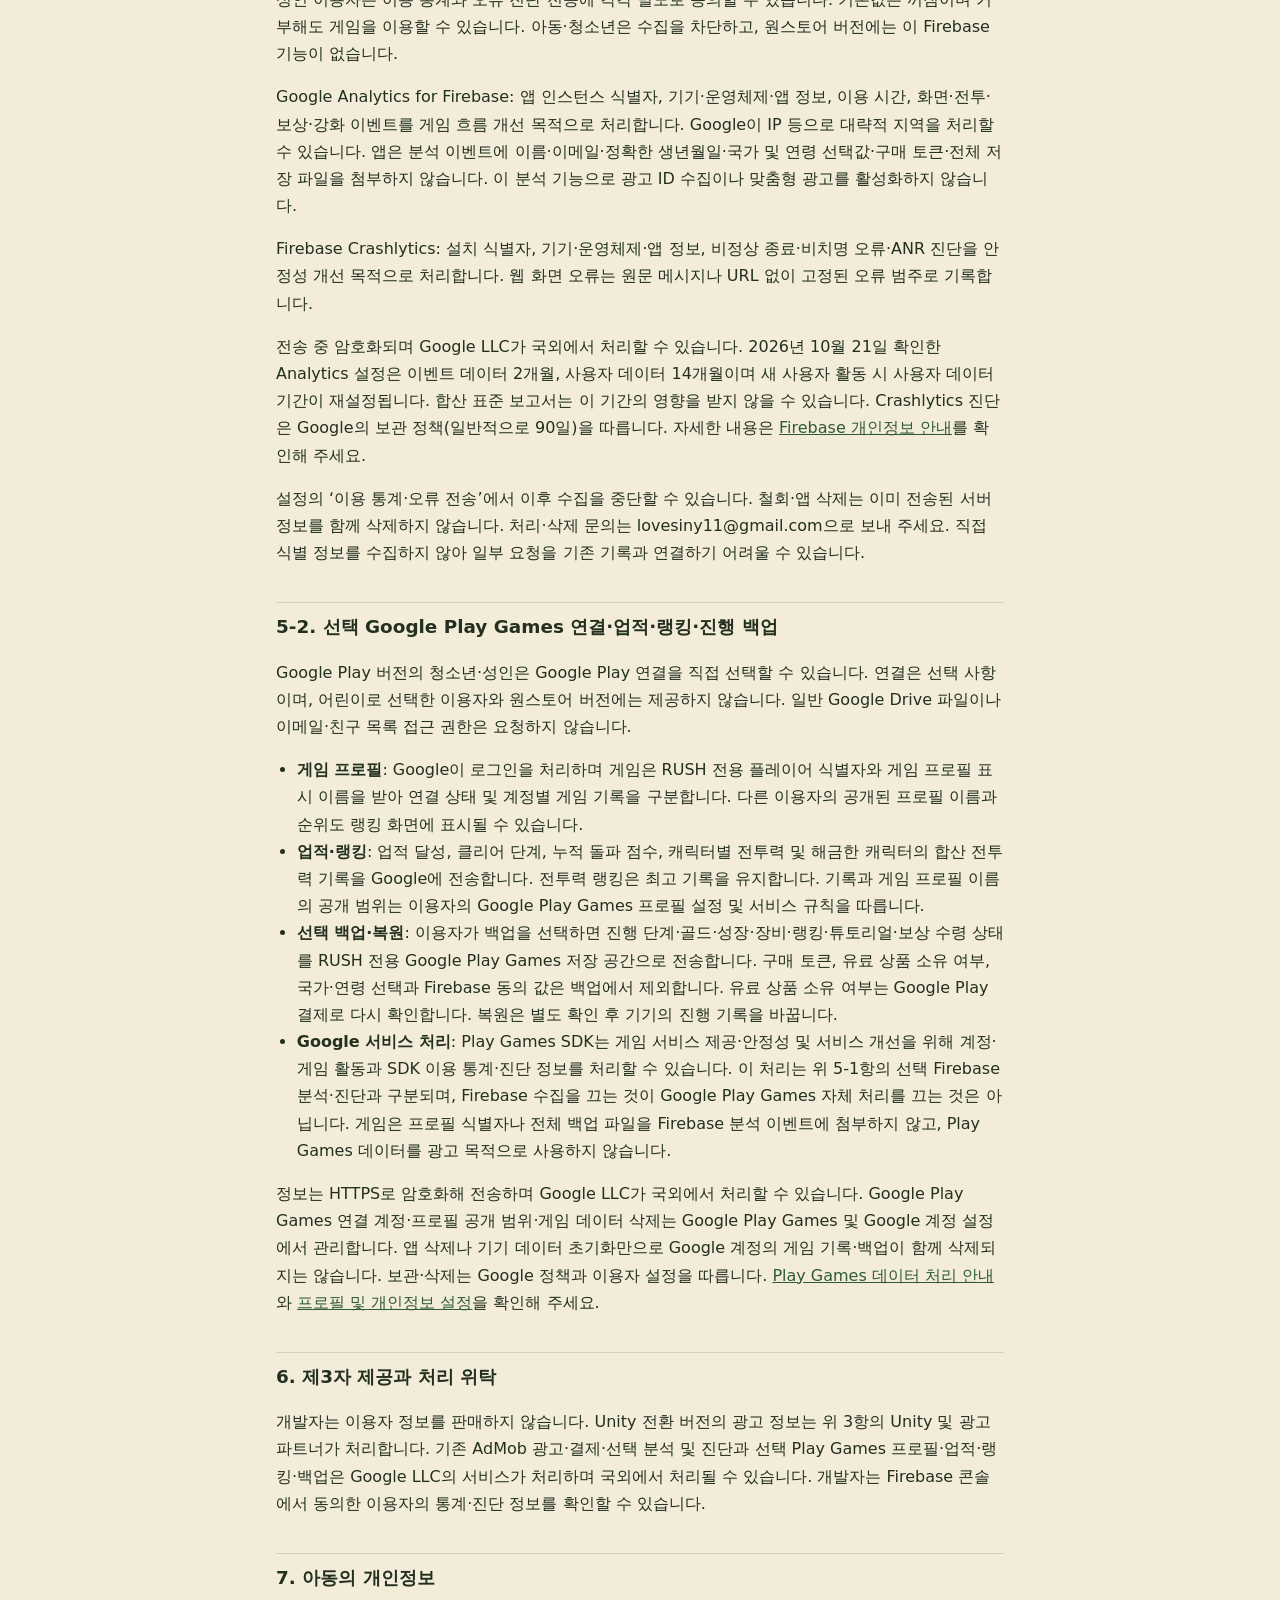
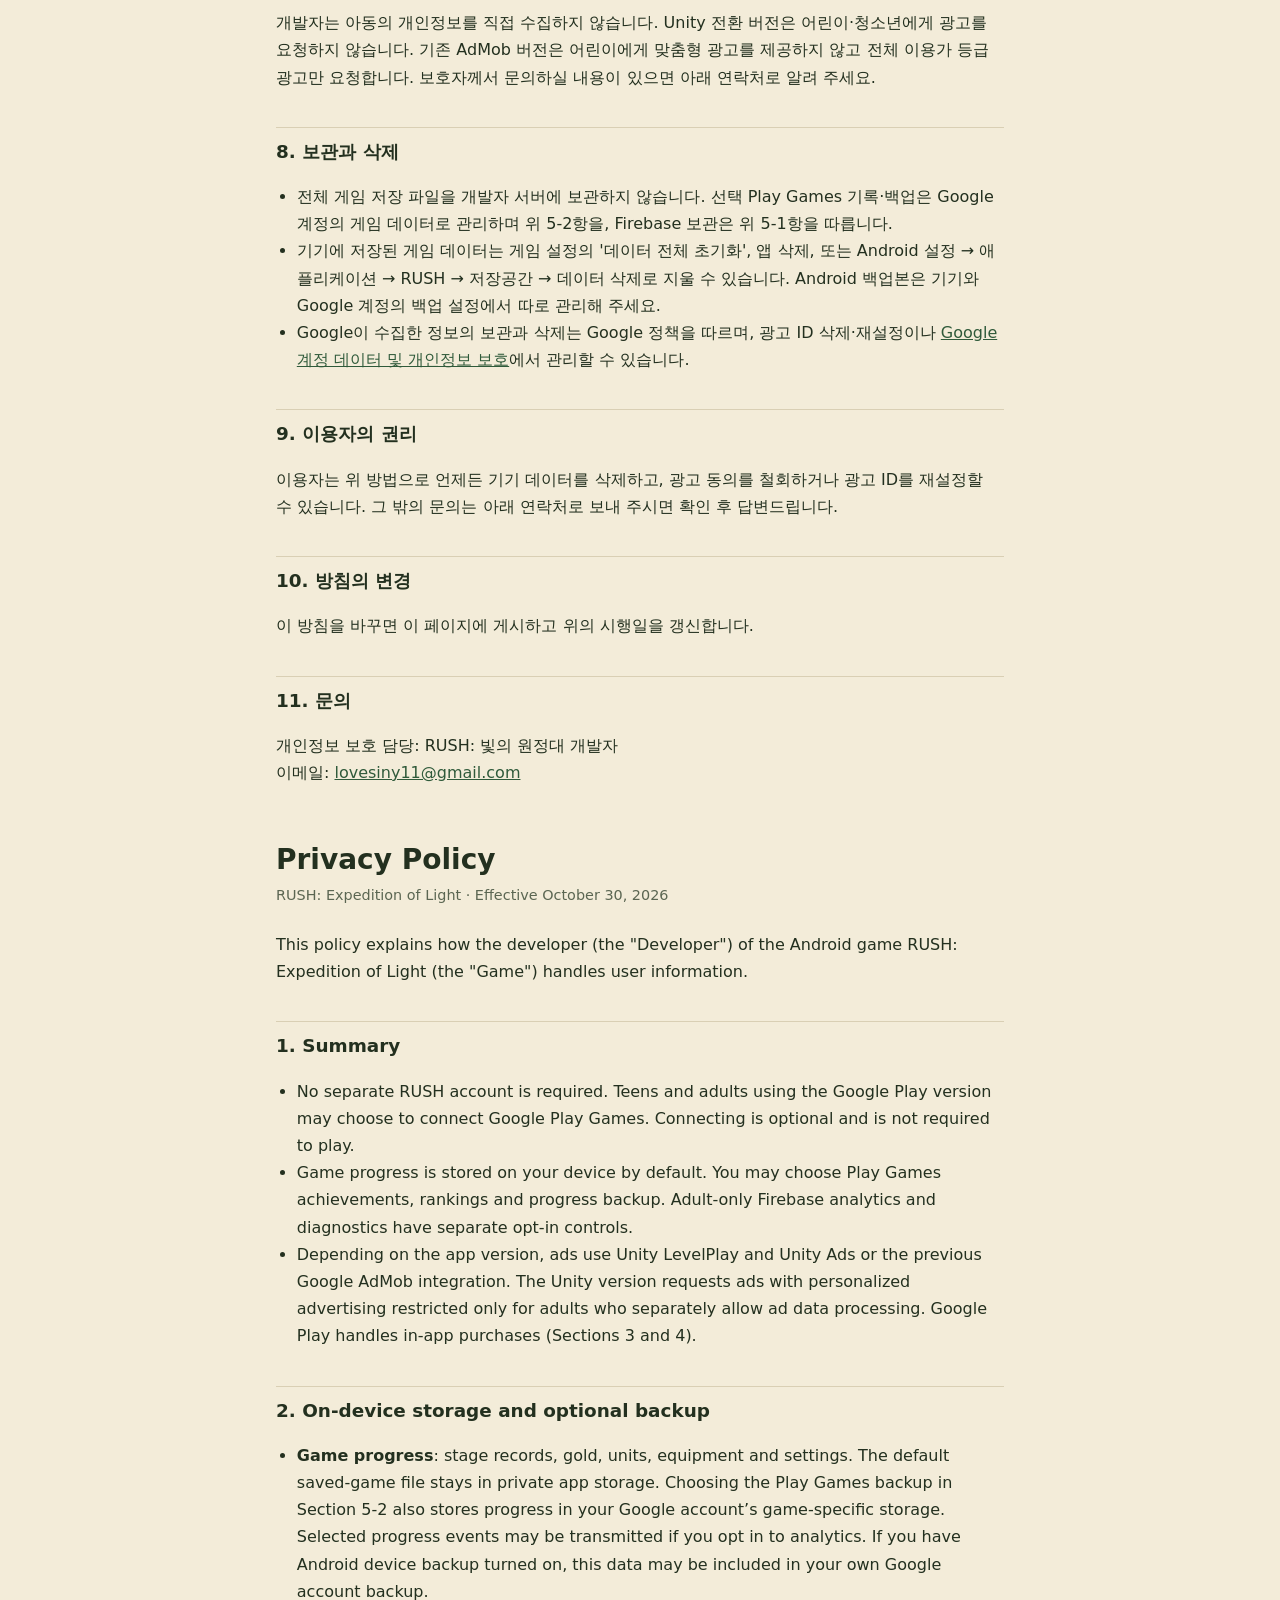
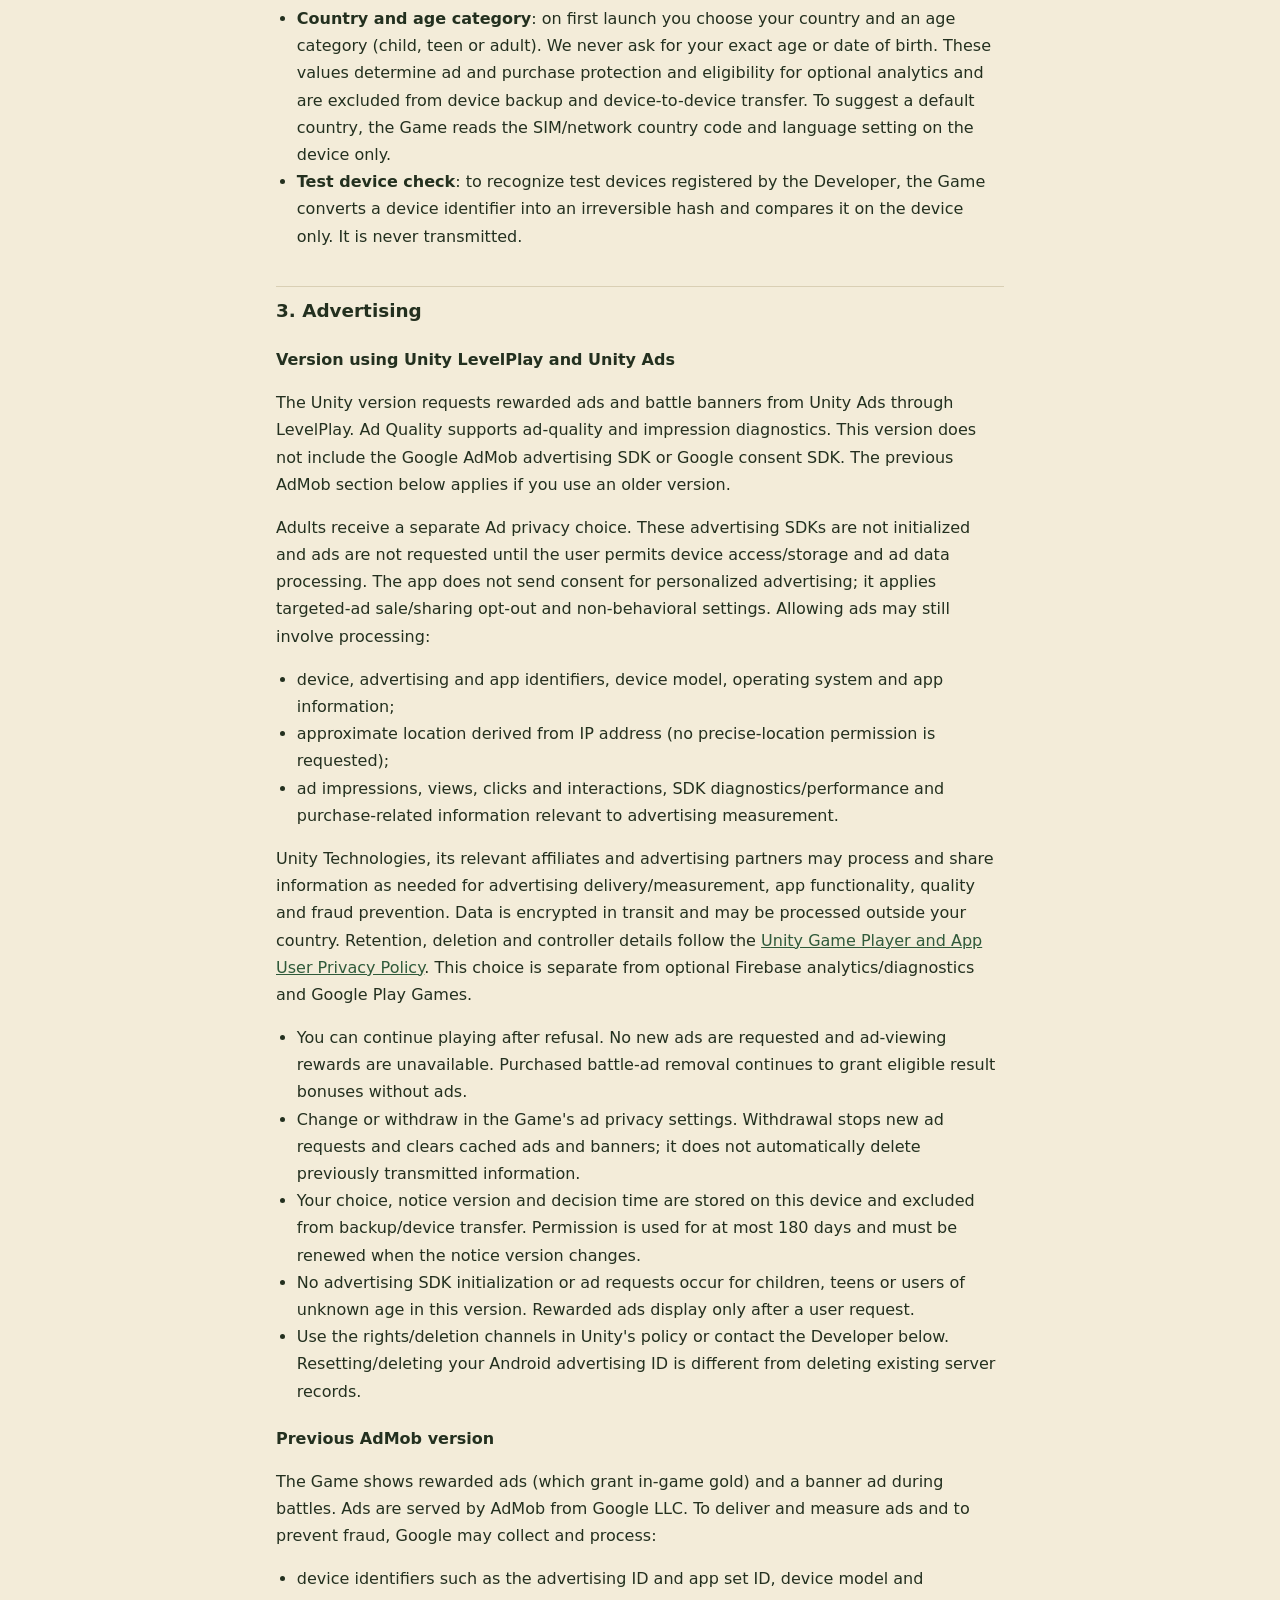
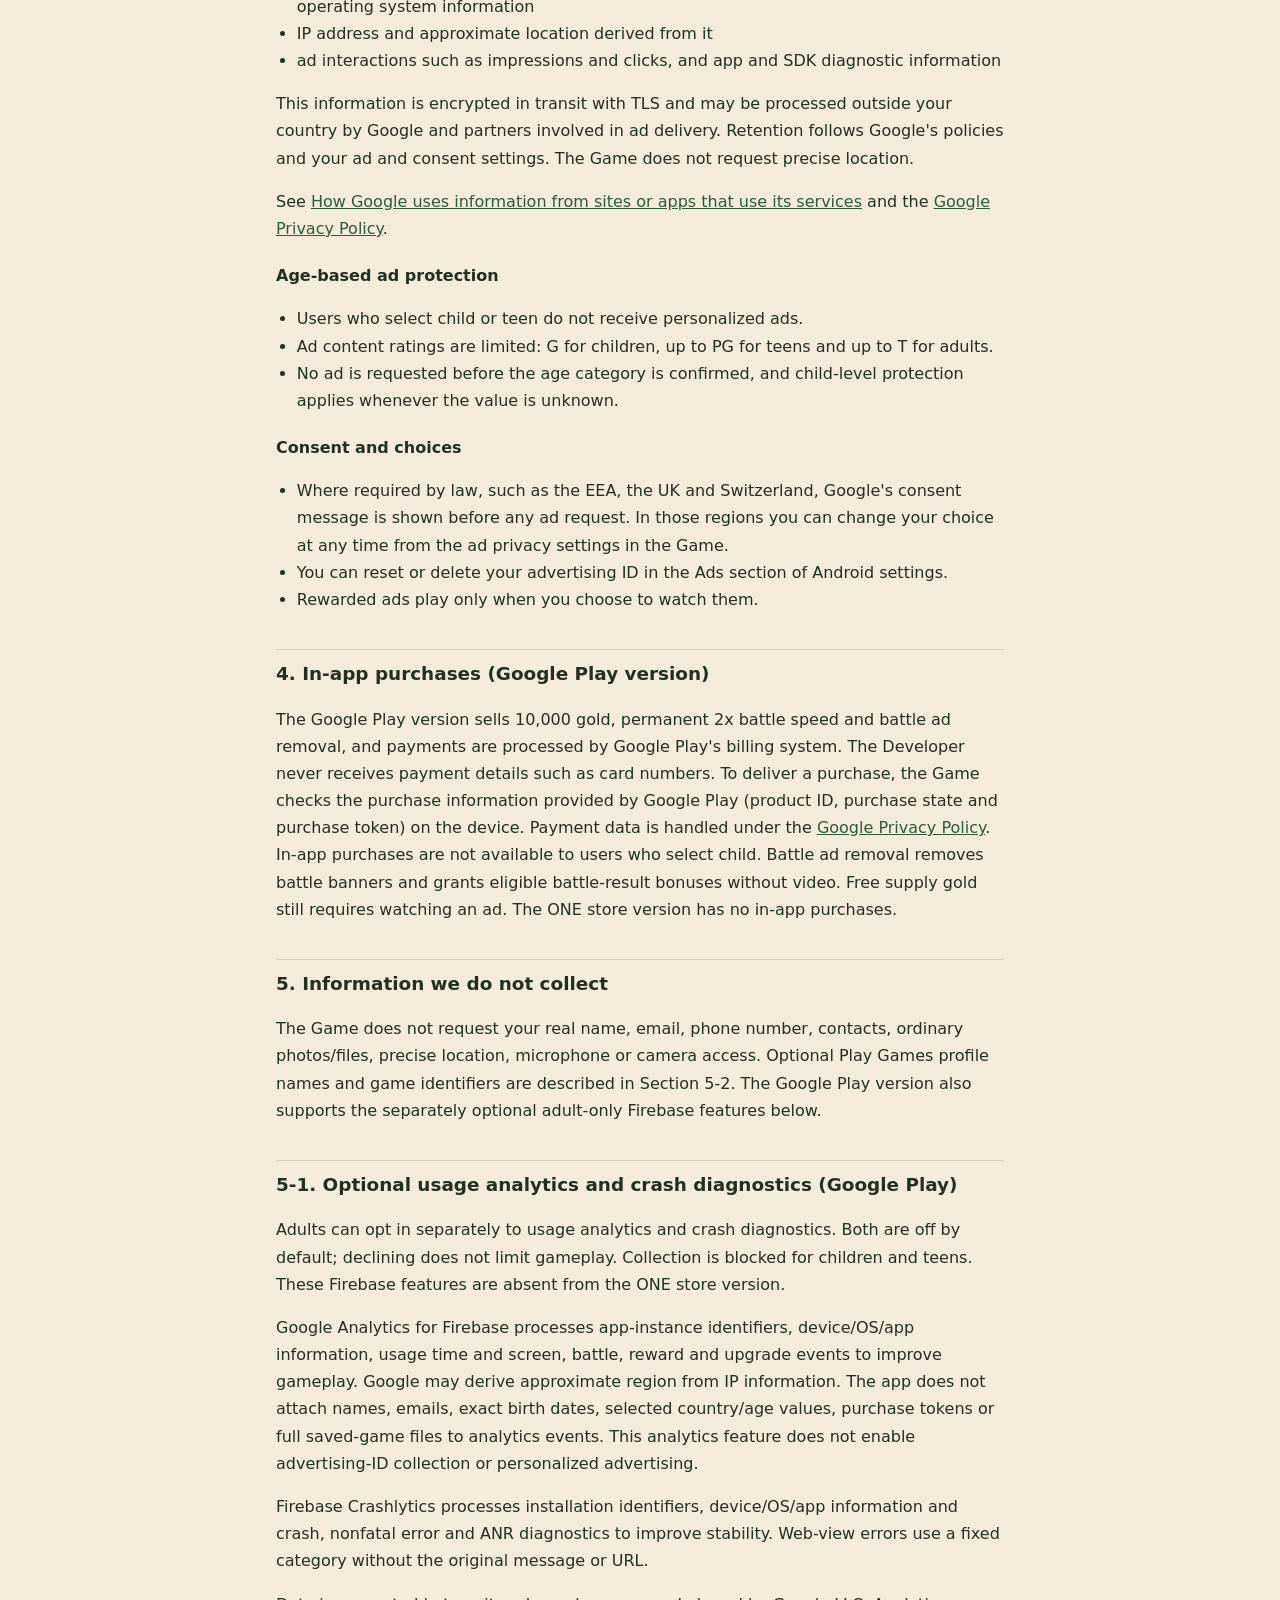
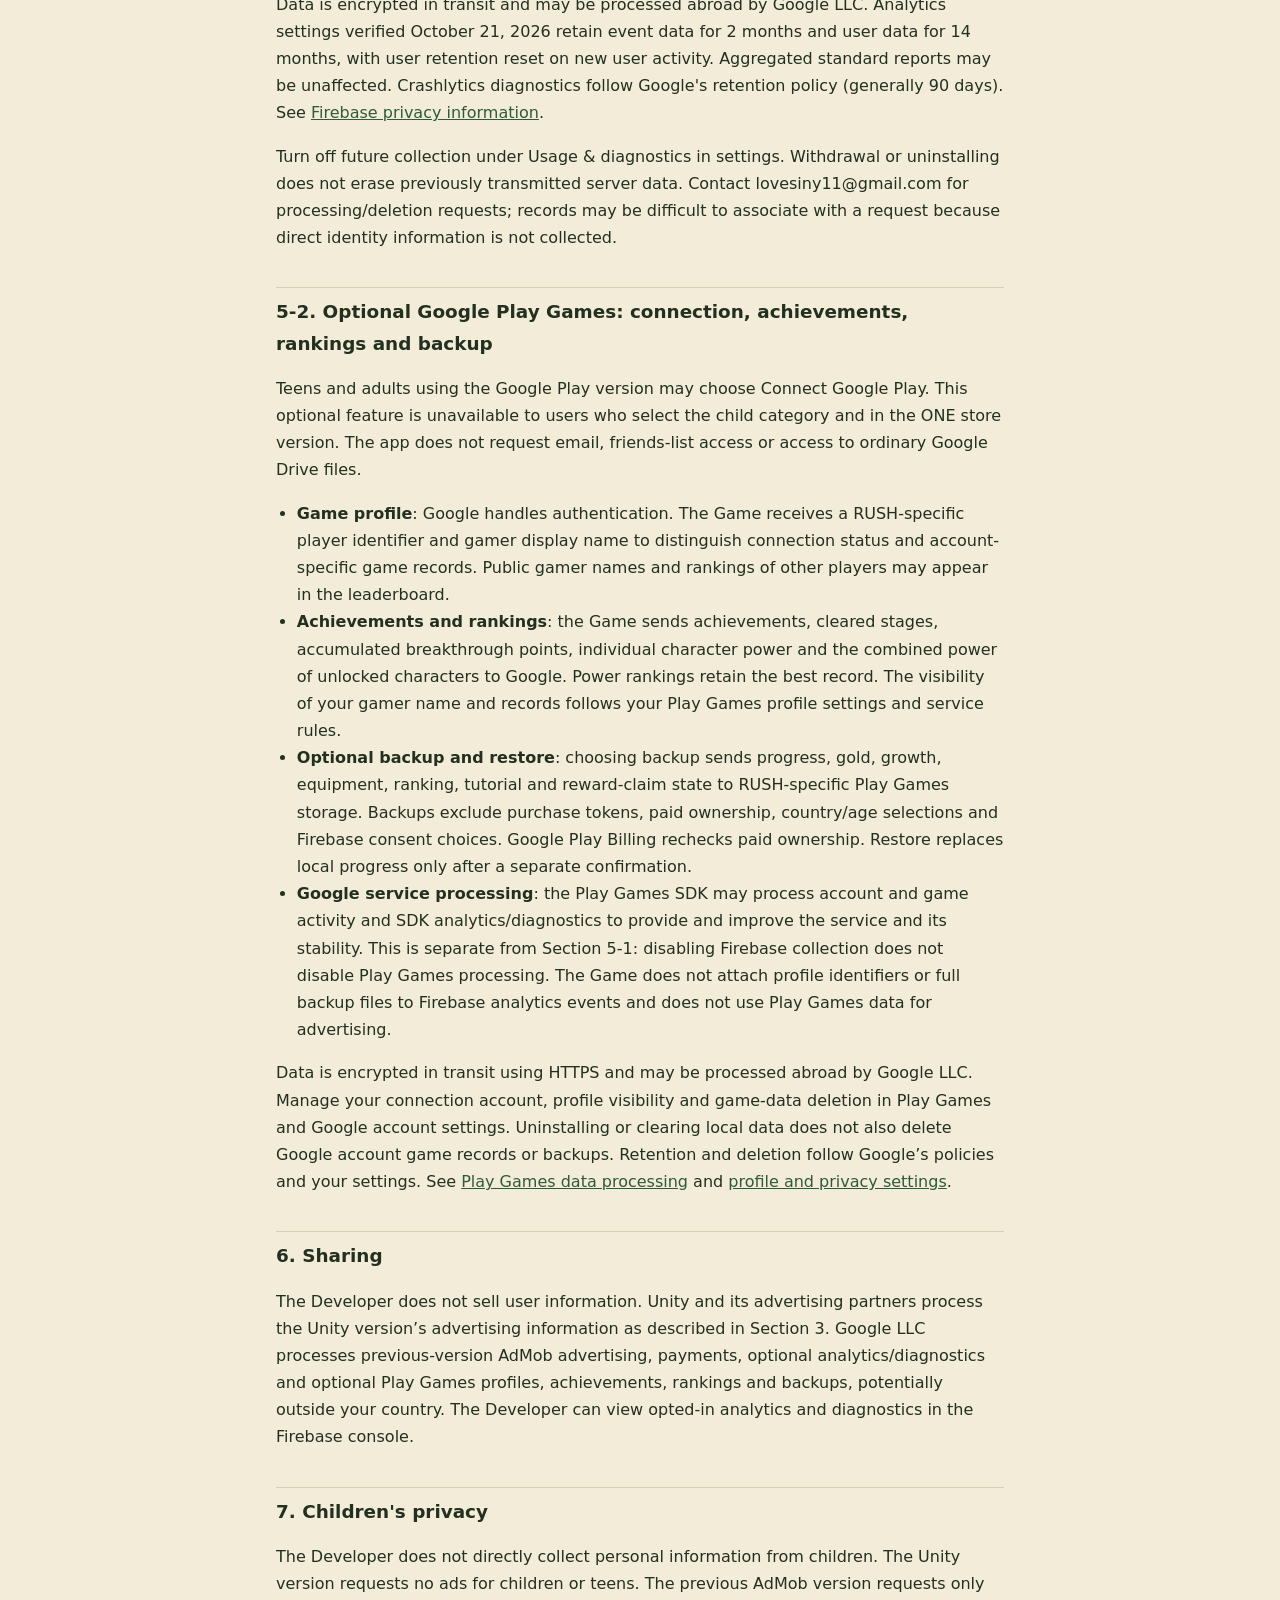
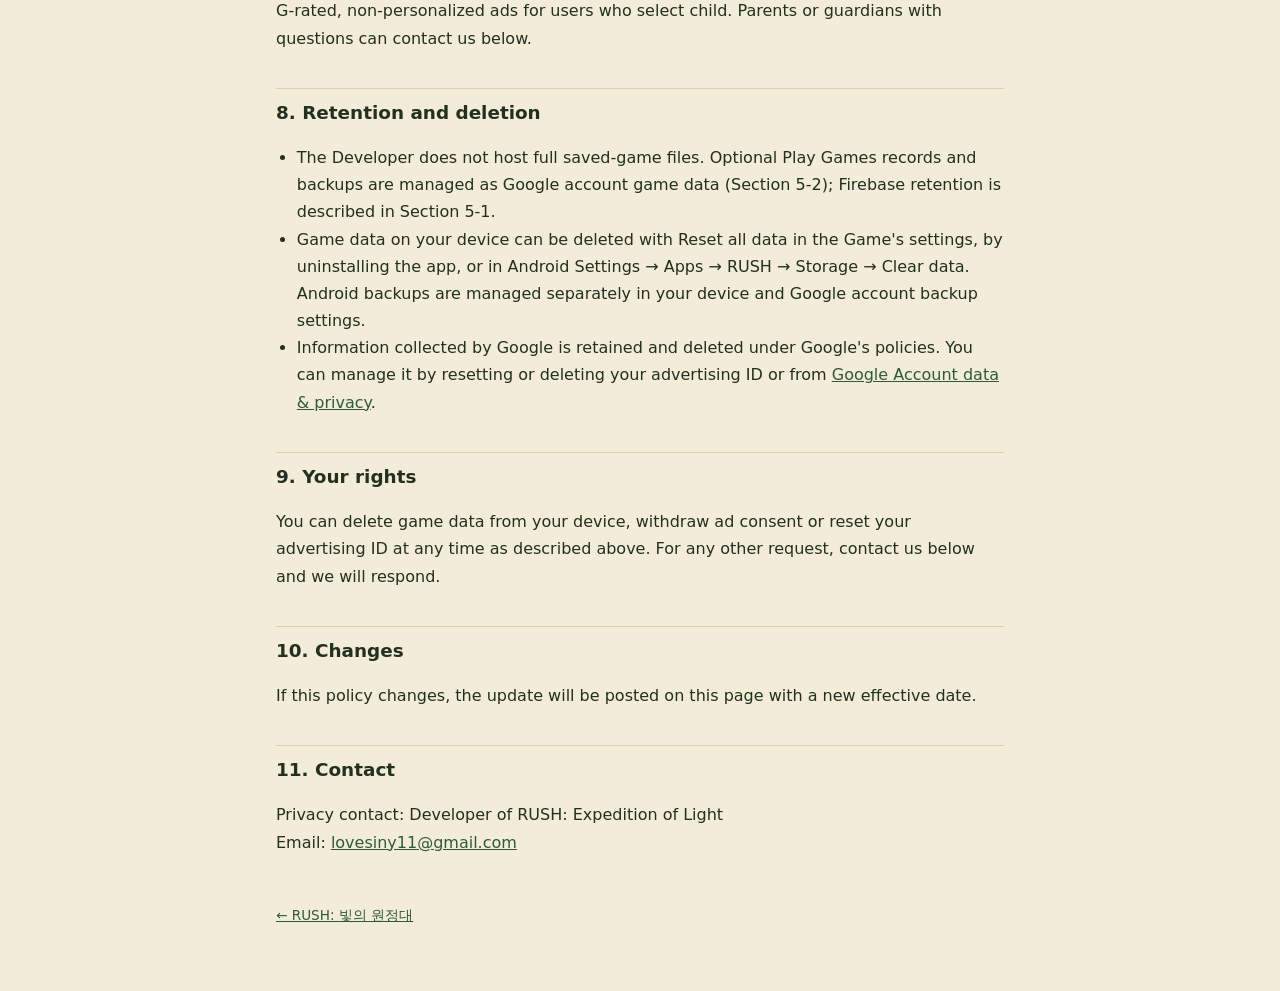
<file: privacy.html>
<!doctype html>
<html lang="ko">
<head>
<meta charset="utf-8">
<meta name="viewport" content="width=device-width, initial-scale=1">
<title>개인정보처리방침 · Privacy Policy — RUSH</title>
<meta name="description" content="RUSH: 빛의 원정대 개인정보처리방침 / Privacy Policy for RUSH: Expedition of Light">
<link rel="stylesheet" href="style.css">
</head>
<body>
<main>
  <p class="eyebrow">RUSH: 빛의 원정대</p>
  <h1>개인정보처리방침</h1>
  <p class="meta">시행일: 2026년 10월 30일</p>
  <nav class="lang" aria-label="언어 / Language">
    <a href="#ko" lang="ko">한국어</a>
    <a href="#en" lang="en">English</a>
  </nav>

  <article id="ko" lang="ko">
    <p>이 방침은 Android 게임 「RUSH: 빛의 원정대」(이하 "게임")의 개발자(이하 "개발자")가 이용자 정보를 어떻게 다루는지 설명합니다.</p>

    <h2>1. 요약</h2>
    <ul>
      <li>별도의 RUSH 회원가입은 필요하지 않습니다. Google Play 버전의 청소년·성인은 Google Play Games 연결을 선택할 수 있으며, 연결하지 않아도 게임을 이용할 수 있습니다.</li>
      <li>게임 기록은 기본적으로 기기에 보관합니다. 이용자가 선택하면 Google Play Games로 업적·랭킹 기록을 전송하고 진행 기록을 백업할 수 있습니다. 성인의 별도 동의를 받는 Firebase 분석·오류 진단은 이 기능과 구분됩니다.</li>
      <li>광고 제공자는 앱 버전에 따라 Unity LevelPlay·Unity Ads 또는 기존 Google AdMob입니다. Unity 전환 버전은 별도 광고 데이터 처리 허용을 받은 성인에게만 맞춤형 광고를 제한한 광고를 요청합니다. 인앱 결제는 Google Play가 처리합니다(아래 3·4항).</li>
    </ul>

    <h2>2. 기기 저장과 선택 백업</h2>
    <ul>
      <li><strong>게임 진행 정보</strong>: 스테이지 기록, 골드, 병력과 장비, 설정 등. 기본 저장 파일은 앱 내부 저장소에 보관합니다. 아래 5-2항의 Google Play Games 백업을 선택하면 진행 기록을 Google 계정의 게임 전용 저장 공간에도 보관합니다. 선택 분석에 동의하면 일부 진행 이벤트가 전송될 수 있습니다. 이용자가 Android 기기 백업을 켜 두었다면 이 정보가 이용자 본인의 Google 계정 백업에 포함될 수 있습니다.</li>
      <li><strong>국가와 연령 구분</strong>: 처음 실행할 때 국가와 연령 구분(어린이·청소년·성인)을 선택합니다. 정확한 나이나 생년월일은 묻지 않습니다. 이 값은 광고·결제 보호 및 선택 분석 이용 가능 여부를 정하는 데 쓰이며, 기기 백업과 기기 간 이전 대상에서 제외됩니다. 국가 기본값을 제안하기 위해 기기의 SIM·통신망 국가 코드와 언어 설정을 기기 안에서만 확인합니다.</li>
      <li><strong>테스트 기기 확인</strong>: 개발자가 등록한 테스트 기기인지 확인하기 위해 기기 식별값을 되돌릴 수 없는 해시값으로 바꿔 기기 안에서만 비교합니다. 이 값은 외부로 전송되지 않습니다.</li>
    </ul>

    <h2>3. 광고</h2>
    <h3>Unity LevelPlay·Unity Ads 전환 버전</h3>
    <p>Unity 전환 버전은 보상형 광고와 전투 배너를 Unity LevelPlay를 통해 Unity Ads에서 요청합니다. Ad Quality는 광고 품질·노출 진단을 지원합니다. 이 버전에는 Google AdMob 광고 SDK와 Google 동의 SDK가 포함되지 않습니다. 이전 버전을 이용하는 경우 아래 기존 AdMob 안내가 적용됩니다.</p>
    <p>성인으로 확인된 이용자에게 별도 ‘광고 개인정보 선택’ 화면을 제공합니다. 기기 정보 접근·저장 및 광고 데이터 처리에 허용하기 전에는 이 광고 SDK들을 초기화하거나 광고를 요청하지 않습니다. 맞춤형 광고 동의는 전달하지 않으며, 타겟 광고 목적의 판매·공유 거부와 비행동 광고 설정을 적용합니다. 광고를 허용하더라도 아래 데이터 처리는 발생할 수 있습니다.</p>
    <ul>
      <li>기기·광고·앱 식별자, 기기 모델·운영체제·앱 정보</li>
      <li>IP 주소에 기반한 대략적 위치(정밀 위치 권한은 요청하지 않음)</li>
      <li>광고 노출·시청·클릭 등 상호작용, SDK 진단·성능 정보, 광고 측정에 관련된 구매 정보</li>
    </ul>
    <p>Unity Technologies 및 관련 계열사·광고 파트너가 광고 제공·측정, 앱 기능, 품질 관리와 부정행위 방지를 위해 정보를 처리하고 필요한 범위에서 공유할 수 있습니다. 전송 중 암호화되며 대한민국 밖에서 처리될 수 있습니다. 보관·삭제와 처리 주체의 자세한 사항은 <a href="https://unity.com/legal/game-player-and-app-user-privacy-policy">Unity 게임 플레이어 및 앱 이용자 개인정보처리방침</a>을 따릅니다. 이 선택은 Firebase 분석·진단 및 Google Play Games 선택과 별개입니다.</p>
    <ul>
      <li>거부해도 게임을 이용할 수 있습니다. 새 광고를 요청하지 않으며 광고 시청 보상은 사용할 수 없습니다. 구매한 전투 광고 제거의 광고 없는 결과 보너스는 별도로 유지됩니다.</li>
      <li>게임의 광고 개인정보 설정에서 변경·철회할 수 있습니다. 철회하면 새 광고 요청을 중단하고 보관 중인 광고와 배너를 제거합니다. 이미 전송된 정보가 자동 삭제되는 것은 아닙니다.</li>
      <li>선택·안내 버전·선택 시각을 기기에 저장하며 백업·기기 이전에서 제외합니다. 허용은 최대 180일 동안 사용하고 안내 버전이 바뀌면 다시 확인합니다.</li>
      <li>어린이·청소년·연령 미확인 이용자는 이 버전의 광고 SDK 초기화와 광고 요청을 하지 않습니다. 보상형 광고는 이용자가 직접 요청한 경우에만 표시합니다.</li>
      <li>Unity의 개인정보처리방침에 있는 데이터 권리·삭제 경로 또는 아래 개발자 연락처로 문의할 수 있습니다. Android 광고 ID 삭제·재설정은 기존 서버 기록 삭제와 다릅니다.</li>
    </ul>
    <h3>기존 AdMob 버전</h3>
    <p>게임은 보상형 광고(시청 시 게임 골드 지급)와 전투 화면의 배너 광고를 보여 줍니다. 광고는 Google LLC의 AdMob이 제공하며, Google은 광고 게재·측정·부정 행위 방지를 위해 다음과 같은 정보를 수집·처리할 수 있습니다.</p>
    <ul>
      <li>광고 ID·앱 세트 ID 등 기기 식별자, 기기 모델과 운영체제 정보</li>
      <li>IP 주소와 이를 통해 추정한 대략적인 위치</li>
      <li>광고 노출·클릭 등 광고 상호작용 정보, 앱·SDK 진단 정보</li>
    </ul>
    <p>이 정보는 전송 중 TLS로 암호화되며, Google과 광고 제공에 관여하는 파트너가 대한민국 밖에서 처리할 수 있습니다. 보관 기간은 Google 정책과 이용자의 광고·동의 설정에 따릅니다. 게임은 정밀 위치를 따로 요청하지 않습니다.</p>
    <p>Google이 정보를 사용하는 방식은 <a href="https://policies.google.com/technologies/partner-sites?hl=ko">Google 파트너 사이트·앱의 정보 사용 방식</a>과 <a href="https://policies.google.com/privacy?hl=ko">Google 개인정보처리방침</a>에서 확인할 수 있습니다.</p>
    <h3>연령에 따른 광고 보호</h3>
    <ul>
      <li>어린이와 청소년으로 선택한 이용자에게는 맞춤형 광고를 제공하지 않습니다.</li>
      <li>광고 내용 등급을 제한합니다: 어린이 G(전체 이용가), 청소년 PG, 성인 T까지.</li>
      <li>연령 구분을 확인하기 전에는 광고를 요청하지 않으며, 값이 확인되지 않으면 어린이 기준을 적용합니다.</li>
    </ul>
    <h3>동의와 선택</h3>
    <ul>
      <li>유럽경제지역(EEA), 영국, 스위스 등 법적으로 필요한 지역에서는 광고를 요청하기 전에 Google의 동의 화면을 보여 줍니다. 해당 지역에서는 게임 안의 광고 개인정보 설정에서 선택을 언제든 바꿀 수 있습니다.</li>
      <li>Android 설정의 광고 메뉴에서 광고 ID를 재설정하거나 삭제할 수 있습니다.</li>
      <li>보상형 광고는 이용자가 직접 선택할 때만 재생됩니다.</li>
    </ul>

    <h2>4. 인앱 결제 (Google Play 버전)</h2>
    <p>Google Play 버전은 골드 10,000개, 2배속 영구 해금, 전투 광고 제거 상품을 판매하며, 결제는 Google Play 결제 시스템이 처리합니다. 개발자는 카드 번호 같은 결제수단 정보를 받지 않습니다. 구매를 반영하기 위해 Google Play가 전달하는 구매 정보(상품 ID, 구매 상태, 구매 토큰)를 기기 안에서 확인합니다. 결제 정보 처리는 <a href="https://policies.google.com/privacy?hl=ko">Google 개인정보처리방침</a>을 따릅니다. 어린이로 선택한 이용자에게는 인앱 결제 기능을 열지 않습니다. 전투 광고 제거는 전투 배너를 없애고 해당 전투 결과 보너스를 광고 없이 지급합니다. 무료 보급 골드는 구매 후에도 광고 시청이 필요합니다. 원스토어 버전에는 인앱 결제가 없습니다.</p>

    <h2>5. 수집하지 않는 정보</h2>
    <p>게임은 실명, 이메일, 전화번호, 주소록, 일반 사진·파일, 정밀 위치, 마이크·카메라 접근을 요청하지 않습니다. 선택 연결 시 처리하는 Google Play Games 프로필 이름·게임 식별자는 아래 5-2항에 설명합니다. Google Play 버전에서는 성인이 별도로 선택한 Firebase 분석·진단 기능도 사용합니다.</p>

    <h2>5-1. 선택 이용 통계·오류 진단 (Google Play 버전)</h2>
    <p>성인 이용자는 이용 통계와 오류 진단 전송에 각각 별도로 동의할 수 있습니다. 기본값은 꺼짐이며 거부해도 게임을 이용할 수 있습니다. 아동·청소년은 수집을 차단하고, 원스토어 버전에는 이 Firebase 기능이 없습니다.</p>
    <p>Google Analytics for Firebase: 앱 인스턴스 식별자, 기기·운영체제·앱 정보, 이용 시간, 화면·전투·보상·강화 이벤트를 게임 흐름 개선 목적으로 처리합니다. Google이 IP 등으로 대략적 지역을 처리할 수 있습니다. 앱은 분석 이벤트에 이름·이메일·정확한 생년월일·국가 및 연령 선택값·구매 토큰·전체 저장 파일을 첨부하지 않습니다. 이 분석 기능으로 광고 ID 수집이나 맞춤형 광고를 활성화하지 않습니다.</p>
    <p>Firebase Crashlytics: 설치 식별자, 기기·운영체제·앱 정보, 비정상 종료·비치명 오류·ANR 진단을 안정성 개선 목적으로 처리합니다. 웹 화면 오류는 원문 메시지나 URL 없이 고정된 오류 범주로 기록합니다.</p>
    <p>전송 중 암호화되며 Google LLC가 국외에서 처리할 수 있습니다. 2026년 10월 21일 확인한 Analytics 설정은 이벤트 데이터 2개월, 사용자 데이터 14개월이며 새 사용자 활동 시 사용자 데이터 기간이 재설정됩니다. 합산 표준 보고서는 이 기간의 영향을 받지 않을 수 있습니다. Crashlytics 진단은 Google의 보관 정책(일반적으로 90일)을 따릅니다. 자세한 내용은 <a href="https://firebase.google.com/support/privacy">Firebase 개인정보 안내</a>를 확인해 주세요.</p>
    <p>설정의 ‘이용 통계·오류 전송’에서 이후 수집을 중단할 수 있습니다. 철회·앱 삭제는 이미 전송된 서버 정보를 함께 삭제하지 않습니다. 처리·삭제 문의는 lovesiny11@gmail.com으로 보내 주세요. 직접 식별 정보를 수집하지 않아 일부 요청을 기존 기록과 연결하기 어려울 수 있습니다.</p>

    <h2>5-2. 선택 Google Play Games 연결·업적·랭킹·진행 백업</h2>
    <p>Google Play 버전의 청소년·성인은 Google Play 연결을 직접 선택할 수 있습니다. 연결은 선택 사항이며, 어린이로 선택한 이용자와 원스토어 버전에는 제공하지 않습니다. 일반 Google Drive 파일이나 이메일·친구 목록 접근 권한은 요청하지 않습니다.</p>
    <ul>
      <li><strong>게임 프로필</strong>: Google이 로그인을 처리하며 게임은 RUSH 전용 플레이어 식별자와 게임 프로필 표시 이름을 받아 연결 상태 및 계정별 게임 기록을 구분합니다. 다른 이용자의 공개된 프로필 이름과 순위도 랭킹 화면에 표시될 수 있습니다.</li>
      <li><strong>업적·랭킹</strong>: 업적 달성, 클리어 단계, 누적 돌파 점수, 캐릭터별 전투력 및 해금한 캐릭터의 합산 전투력 기록을 Google에 전송합니다. 전투력 랭킹은 최고 기록을 유지합니다. 기록과 게임 프로필 이름의 공개 범위는 이용자의 Google Play Games 프로필 설정 및 서비스 규칙을 따릅니다.</li>
      <li><strong>선택 백업·복원</strong>: 이용자가 백업을 선택하면 진행 단계·골드·성장·장비·랭킹·튜토리얼·보상 수령 상태를 RUSH 전용 Google Play Games 저장 공간으로 전송합니다. 구매 토큰, 유료 상품 소유 여부, 국가·연령 선택과 Firebase 동의 값은 백업에서 제외합니다. 유료 상품 소유 여부는 Google Play 결제로 다시 확인합니다. 복원은 별도 확인 후 기기의 진행 기록을 바꿉니다.</li>
      <li><strong>Google 서비스 처리</strong>: Play Games SDK는 게임 서비스 제공·안정성 및 서비스 개선을 위해 계정·게임 활동과 SDK 이용 통계·진단 정보를 처리할 수 있습니다. 이 처리는 위 5-1항의 선택 Firebase 분석·진단과 구분되며, Firebase 수집을 끄는 것이 Google Play Games 자체 처리를 끄는 것은 아닙니다. 게임은 프로필 식별자나 전체 백업 파일을 Firebase 분석 이벤트에 첨부하지 않고, Play Games 데이터를 광고 목적으로 사용하지 않습니다.</li>
    </ul>
    <p>정보는 HTTPS로 암호화해 전송하며 Google LLC가 국외에서 처리할 수 있습니다. Google Play Games 연결 계정·프로필 공개 범위·게임 데이터 삭제는 Google Play Games 및 Google 계정 설정에서 관리합니다. 앱 삭제나 기기 데이터 초기화만으로 Google 계정의 게임 기록·백업이 함께 삭제되지는 않습니다. 보관·삭제는 Google 정책과 이용자 설정을 따릅니다. <a href="https://developer.android.com/games/pgs/data-collection?hl=ko">Play Games 데이터 처리 안내</a>와 <a href="https://support.google.com/googleplay/answer/3129346?hl=ko">프로필 및 개인정보 설정</a>을 확인해 주세요.</p>

    <h2>6. 제3자 제공과 처리 위탁</h2>
    <p>개발자는 이용자 정보를 판매하지 않습니다. Unity 전환 버전의 광고 정보는 위 3항의 Unity 및 광고 파트너가 처리합니다. 기존 AdMob 광고·결제·선택 분석 및 진단과 선택 Play Games 프로필·업적·랭킹·백업은 Google LLC의 서비스가 처리하며 국외에서 처리될 수 있습니다. 개발자는 Firebase 콘솔에서 동의한 이용자의 통계·진단 정보를 확인할 수 있습니다.</p>

    <h2>7. 아동의 개인정보</h2>
    <p>개발자는 아동의 개인정보를 직접 수집하지 않습니다. Unity 전환 버전은 어린이·청소년에게 광고를 요청하지 않습니다. 기존 AdMob 버전은 어린이에게 맞춤형 광고를 제공하지 않고 전체 이용가 등급 광고만 요청합니다. 보호자께서 문의하실 내용이 있으면 아래 연락처로 알려 주세요.</p>

    <h2>8. 보관과 삭제</h2>
    <ul>
      <li>전체 게임 저장 파일을 개발자 서버에 보관하지 않습니다. 선택 Play Games 기록·백업은 Google 계정의 게임 데이터로 관리하며 위 5-2항을, Firebase 보관은 위 5-1항을 따릅니다.</li>
      <li>기기에 저장된 게임 데이터는 게임 설정의 '데이터 전체 초기화', 앱 삭제, 또는 Android 설정 → 애플리케이션 → RUSH → 저장공간 → 데이터 삭제로 지울 수 있습니다. Android 백업본은 기기와 Google 계정의 백업 설정에서 따로 관리해 주세요.</li>
      <li>Google이 수집한 정보의 보관과 삭제는 Google 정책을 따르며, 광고 ID 삭제·재설정이나 <a href="https://myaccount.google.com/data-and-privacy">Google 계정 데이터 및 개인정보 보호</a>에서 관리할 수 있습니다.</li>
    </ul>

    <h2>9. 이용자의 권리</h2>
    <p>이용자는 위 방법으로 언제든 기기 데이터를 삭제하고, 광고 동의를 철회하거나 광고 ID를 재설정할 수 있습니다. 그 밖의 문의는 아래 연락처로 보내 주시면 확인 후 답변드립니다.</p>

    <h2>10. 방침의 변경</h2>
    <p>이 방침을 바꾸면 이 페이지에 게시하고 위의 시행일을 갱신합니다.</p>

    <h2>11. 문의</h2>
    <p>개인정보 보호 담당: RUSH: 빛의 원정대 개발자<br>이메일: <a href="mailto:lovesiny11@gmail.com">lovesiny11@gmail.com</a></p>
  </article>

  <article id="en" lang="en">
    <h1 style="margin-top:56px">Privacy Policy</h1>
    <p class="meta">RUSH: Expedition of Light · Effective October 30, 2026</p>
    <p>This policy explains how the developer (the "Developer") of the Android game RUSH: Expedition of Light (the "Game") handles user information.</p>

    <h2>1. Summary</h2>
    <ul>
      <li>No separate RUSH account is required. Teens and adults using the Google Play version may choose to connect Google Play Games. Connecting is optional and is not required to play.</li>
      <li>Game progress is stored on your device by default. You may choose Play Games achievements, rankings and progress backup. Adult-only Firebase analytics and diagnostics have separate opt-in controls.</li>
      <li>Depending on the app version, ads use Unity LevelPlay and Unity Ads or the previous Google AdMob integration. The Unity version requests ads with personalized advertising restricted only for adults who separately allow ad data processing. Google Play handles in-app purchases (Sections 3 and 4).</li>
    </ul>

    <h2>2. On-device storage and optional backup</h2>
    <ul>
      <li><strong>Game progress</strong>: stage records, gold, units, equipment and settings. The default saved-game file stays in private app storage. Choosing the Play Games backup in Section 5-2 also stores progress in your Google account’s game-specific storage. Selected progress events may be transmitted if you opt in to analytics. If you have Android device backup turned on, this data may be included in your own Google account backup.</li>
      <li><strong>Country and age category</strong>: on first launch you choose your country and an age category (child, teen or adult). We never ask for your exact age or date of birth. These values determine ad and purchase protection and eligibility for optional analytics and are excluded from device backup and device-to-device transfer. To suggest a default country, the Game reads the SIM/network country code and language setting on the device only.</li>
      <li><strong>Test device check</strong>: to recognize test devices registered by the Developer, the Game converts a device identifier into an irreversible hash and compares it on the device only. It is never transmitted.</li>
    </ul>

    <h2>3. Advertising</h2>
    <h3>Version using Unity LevelPlay and Unity Ads</h3>
    <p>The Unity version requests rewarded ads and battle banners from Unity Ads through LevelPlay. Ad Quality supports ad-quality and impression diagnostics. This version does not include the Google AdMob advertising SDK or Google consent SDK. The previous AdMob section below applies if you use an older version.</p>
    <p>Adults receive a separate Ad privacy choice. These advertising SDKs are not initialized and ads are not requested until the user permits device access/storage and ad data processing. The app does not send consent for personalized advertising; it applies targeted-ad sale/sharing opt-out and non-behavioral settings. Allowing ads may still involve processing:</p>
    <ul>
      <li>device, advertising and app identifiers, device model, operating system and app information;</li>
      <li>approximate location derived from IP address (no precise-location permission is requested);</li>
      <li>ad impressions, views, clicks and interactions, SDK diagnostics/performance and purchase-related information relevant to advertising measurement.</li>
    </ul>
    <p>Unity Technologies, its relevant affiliates and advertising partners may process and share information as needed for advertising delivery/measurement, app functionality, quality and fraud prevention. Data is encrypted in transit and may be processed outside your country. Retention, deletion and controller details follow the <a href="https://unity.com/legal/game-player-and-app-user-privacy-policy">Unity Game Player and App User Privacy Policy</a>. This choice is separate from optional Firebase analytics/diagnostics and Google Play Games.</p>
    <ul>
      <li>You can continue playing after refusal. No new ads are requested and ad-viewing rewards are unavailable. Purchased battle-ad removal continues to grant eligible result bonuses without ads.</li>
      <li>Change or withdraw in the Game's ad privacy settings. Withdrawal stops new ad requests and clears cached ads and banners; it does not automatically delete previously transmitted information.</li>
      <li>Your choice, notice version and decision time are stored on this device and excluded from backup/device transfer. Permission is used for at most 180 days and must be renewed when the notice version changes.</li>
      <li>No advertising SDK initialization or ad requests occur for children, teens or users of unknown age in this version. Rewarded ads display only after a user request.</li>
      <li>Use the rights/deletion channels in Unity's policy or contact the Developer below. Resetting/deleting your Android advertising ID is different from deleting existing server records.</li>
    </ul>
    <h3>Previous AdMob version</h3>
    <p>The Game shows rewarded ads (which grant in-game gold) and a banner ad during battles. Ads are served by AdMob from Google LLC. To deliver and measure ads and to prevent fraud, Google may collect and process:</p>
    <ul>
      <li>device identifiers such as the advertising ID and app set ID, device model and operating system information</li>
      <li>IP address and approximate location derived from it</li>
      <li>ad interactions such as impressions and clicks, and app and SDK diagnostic information</li>
    </ul>
    <p>This information is encrypted in transit with TLS and may be processed outside your country by Google and partners involved in ad delivery. Retention follows Google's policies and your ad and consent settings. The Game does not request precise location.</p>
    <p>See <a href="https://policies.google.com/technologies/partner-sites">How Google uses information from sites or apps that use its services</a> and the <a href="https://policies.google.com/privacy">Google Privacy Policy</a>.</p>
    <h3>Age-based ad protection</h3>
    <ul>
      <li>Users who select child or teen do not receive personalized ads.</li>
      <li>Ad content ratings are limited: G for children, up to PG for teens and up to T for adults.</li>
      <li>No ad is requested before the age category is confirmed, and child-level protection applies whenever the value is unknown.</li>
    </ul>
    <h3>Consent and choices</h3>
    <ul>
      <li>Where required by law, such as the EEA, the UK and Switzerland, Google's consent message is shown before any ad request. In those regions you can change your choice at any time from the ad privacy settings in the Game.</li>
      <li>You can reset or delete your advertising ID in the Ads section of Android settings.</li>
      <li>Rewarded ads play only when you choose to watch them.</li>
    </ul>

    <h2>4. In-app purchases (Google Play version)</h2>
    <p>The Google Play version sells 10,000 gold, permanent 2x battle speed and battle ad removal, and payments are processed by Google Play's billing system. The Developer never receives payment details such as card numbers. To deliver a purchase, the Game checks the purchase information provided by Google Play (product ID, purchase state and purchase token) on the device. Payment data is handled under the <a href="https://policies.google.com/privacy">Google Privacy Policy</a>. In-app purchases are not available to users who select child. Battle ad removal removes battle banners and grants eligible battle-result bonuses without video. Free supply gold still requires watching an ad. The ONE store version has no in-app purchases.</p>

    <h2>5. Information we do not collect</h2>
    <p>The Game does not request your real name, email, phone number, contacts, ordinary photos/files, precise location, microphone or camera access. Optional Play Games profile names and game identifiers are described in Section 5-2. The Google Play version also supports the separately optional adult-only Firebase features below.</p>

    <h2>5-1. Optional usage analytics and crash diagnostics (Google Play)</h2>
    <p>Adults can opt in separately to usage analytics and crash diagnostics. Both are off by default; declining does not limit gameplay. Collection is blocked for children and teens. These Firebase features are absent from the ONE store version.</p>
    <p>Google Analytics for Firebase processes app-instance identifiers, device/OS/app information, usage time and screen, battle, reward and upgrade events to improve gameplay. Google may derive approximate region from IP information. The app does not attach names, emails, exact birth dates, selected country/age values, purchase tokens or full saved-game files to analytics events. This analytics feature does not enable advertising-ID collection or personalized advertising.</p>
    <p>Firebase Crashlytics processes installation identifiers, device/OS/app information and crash, nonfatal error and ANR diagnostics to improve stability. Web-view errors use a fixed category without the original message or URL.</p>
    <p>Data is encrypted in transit and may be processed abroad by Google LLC. Analytics settings verified October 21, 2026 retain event data for 2 months and user data for 14 months, with user retention reset on new user activity. Aggregated standard reports may be unaffected. Crashlytics diagnostics follow Google's retention policy (generally 90 days). See <a href="https://firebase.google.com/support/privacy">Firebase privacy information</a>.</p>
    <p>Turn off future collection under Usage &amp; diagnostics in settings. Withdrawal or uninstalling does not erase previously transmitted server data. Contact lovesiny11@gmail.com for processing/deletion requests; records may be difficult to associate with a request because direct identity information is not collected.</p>

    <h2>5-2. Optional Google Play Games: connection, achievements, rankings and backup</h2>
    <p>Teens and adults using the Google Play version may choose Connect Google Play. This optional feature is unavailable to users who select the child category and in the ONE store version. The app does not request email, friends-list access or access to ordinary Google Drive files.</p>
    <ul>
      <li><strong>Game profile</strong>: Google handles authentication. The Game receives a RUSH-specific player identifier and gamer display name to distinguish connection status and account-specific game records. Public gamer names and rankings of other players may appear in the leaderboard.</li>
      <li><strong>Achievements and rankings</strong>: the Game sends achievements, cleared stages, accumulated breakthrough points, individual character power and the combined power of unlocked characters to Google. Power rankings retain the best record. The visibility of your gamer name and records follows your Play Games profile settings and service rules.</li>
      <li><strong>Optional backup and restore</strong>: choosing backup sends progress, gold, growth, equipment, ranking, tutorial and reward-claim state to RUSH-specific Play Games storage. Backups exclude purchase tokens, paid ownership, country/age selections and Firebase consent choices. Google Play Billing rechecks paid ownership. Restore replaces local progress only after a separate confirmation.</li>
      <li><strong>Google service processing</strong>: the Play Games SDK may process account and game activity and SDK analytics/diagnostics to provide and improve the service and its stability. This is separate from Section 5-1: disabling Firebase collection does not disable Play Games processing. The Game does not attach profile identifiers or full backup files to Firebase analytics events and does not use Play Games data for advertising.</li>
    </ul>
    <p>Data is encrypted in transit using HTTPS and may be processed abroad by Google LLC. Manage your connection account, profile visibility and game-data deletion in Play Games and Google account settings. Uninstalling or clearing local data does not also delete Google account game records or backups. Retention and deletion follow Google’s policies and your settings. See <a href="https://developer.android.com/games/pgs/data-collection">Play Games data processing</a> and <a href="https://support.google.com/googleplay/answer/3129346">profile and privacy settings</a>.</p>

    <h2>6. Sharing</h2>
    <p>The Developer does not sell user information. Unity and its advertising partners process the Unity version’s advertising information as described in Section 3. Google LLC processes previous-version AdMob advertising, payments, optional analytics/diagnostics and optional Play Games profiles, achievements, rankings and backups, potentially outside your country. The Developer can view opted-in analytics and diagnostics in the Firebase console.</p>

    <h2>7. Children's privacy</h2>
    <p>The Developer does not directly collect personal information from children. The Unity version requests no ads for children or teens. The previous AdMob version requests only G-rated, non-personalized ads for users who select child. Parents or guardians with questions can contact us below.</p>

    <h2>8. Retention and deletion</h2>
    <ul>
      <li>The Developer does not host full saved-game files. Optional Play Games records and backups are managed as Google account game data (Section 5-2); Firebase retention is described in Section 5-1.</li>
      <li>Game data on your device can be deleted with Reset all data in the Game's settings, by uninstalling the app, or in Android Settings → Apps → RUSH → Storage → Clear data. Android backups are managed separately in your device and Google account backup settings.</li>
      <li>Information collected by Google is retained and deleted under Google's policies. You can manage it by resetting or deleting your advertising ID or from <a href="https://myaccount.google.com/data-and-privacy">Google Account data &amp; privacy</a>.</li>
    </ul>

    <h2>9. Your rights</h2>
    <p>You can delete game data from your device, withdraw ad consent or reset your advertising ID at any time as described above. For any other request, contact us below and we will respond.</p>

    <h2>10. Changes</h2>
    <p>If this policy changes, the update will be posted on this page with a new effective date.</p>

    <h2>11. Contact</h2>
    <p>Privacy contact: Developer of RUSH: Expedition of Light<br>Email: <a href="mailto:lovesiny11@gmail.com">lovesiny11@gmail.com</a></p>
  </article>

  <footer><a href="index.html">← RUSH: 빛의 원정대</a></footer>
</main>
</body>
</html>
</file>
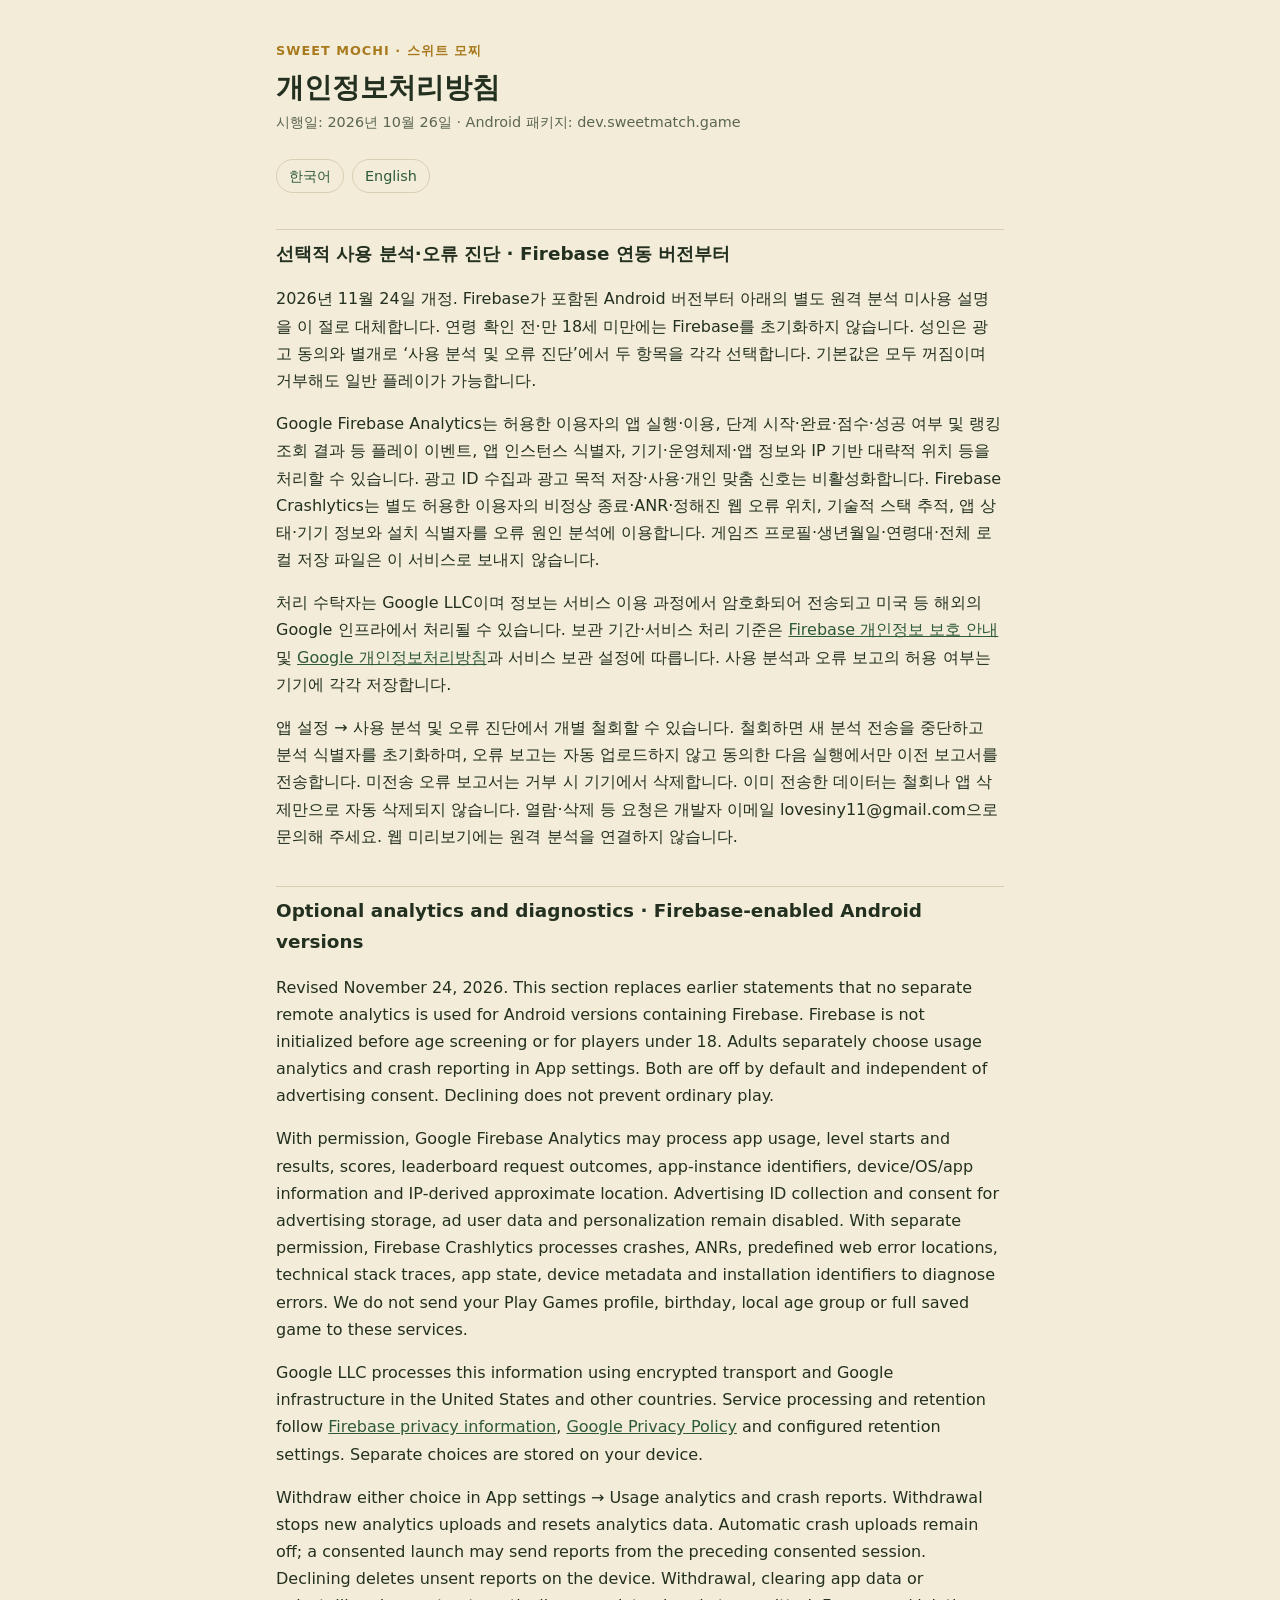
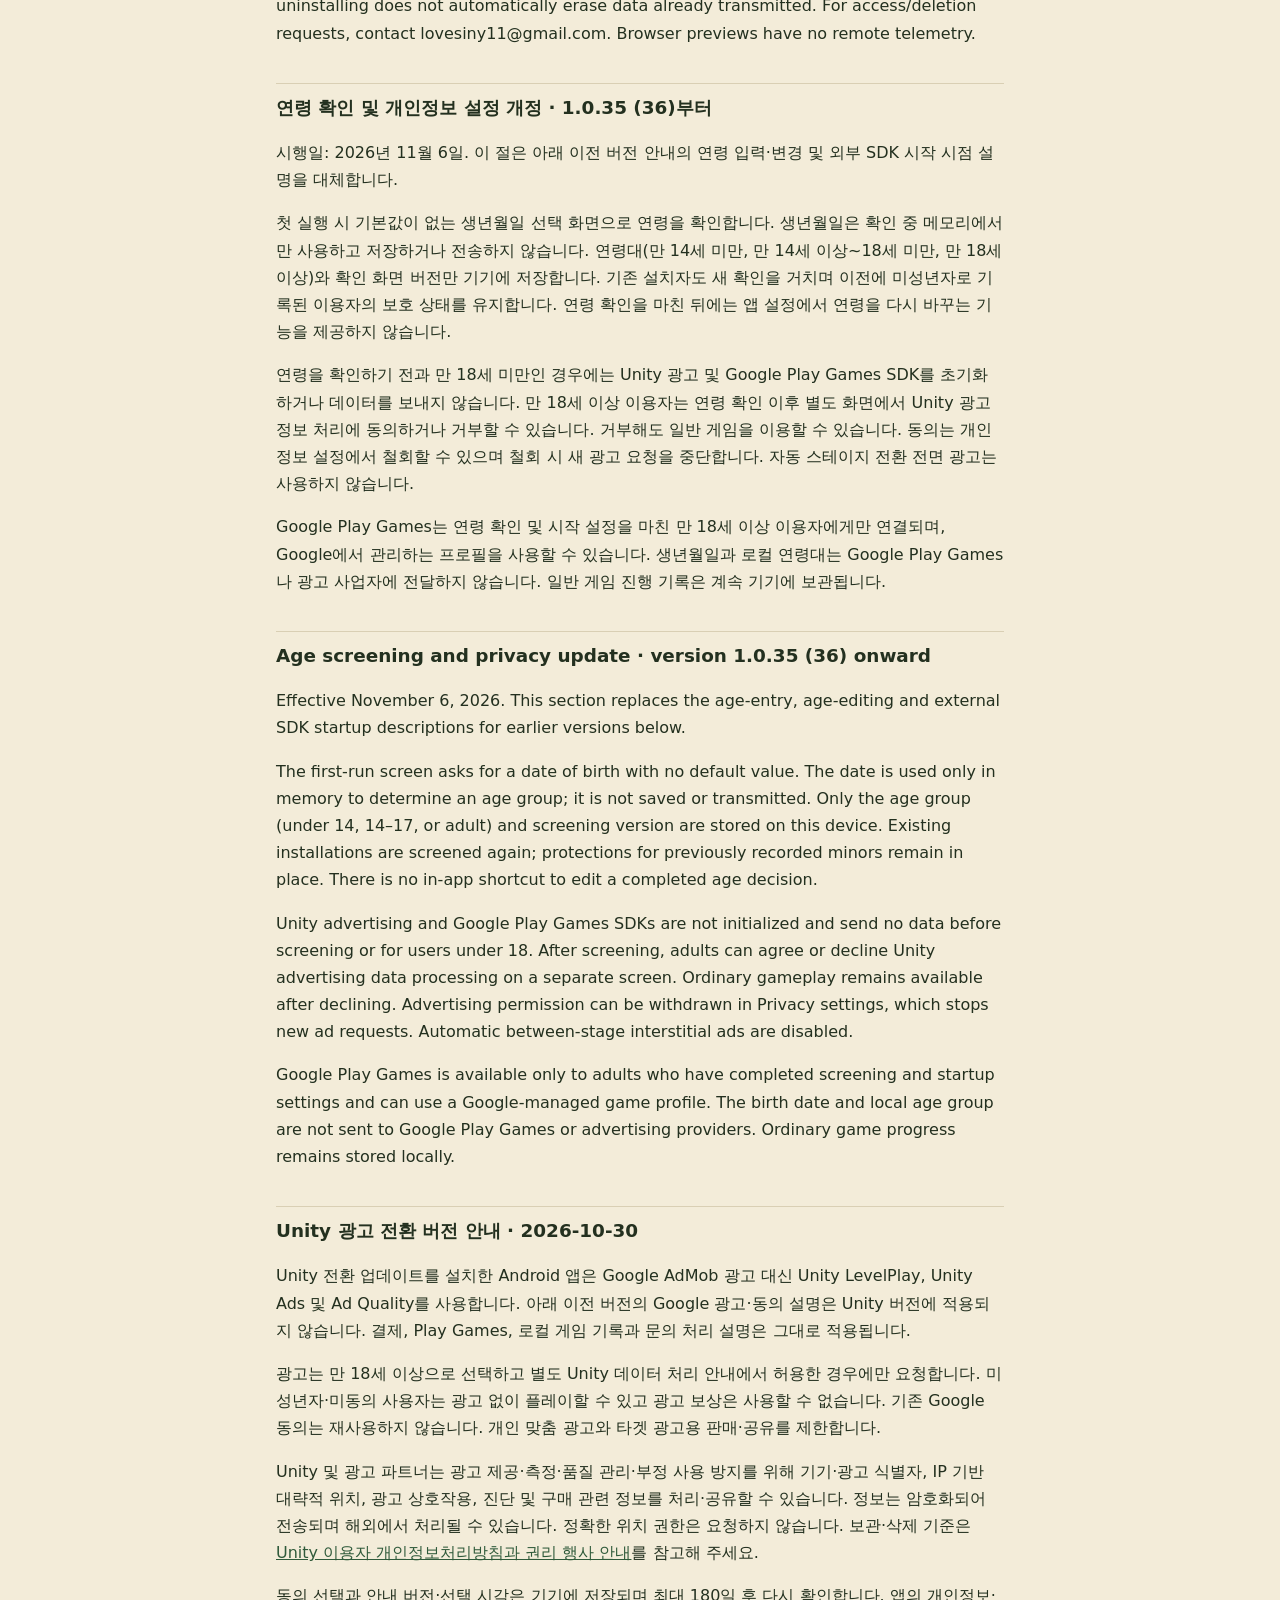
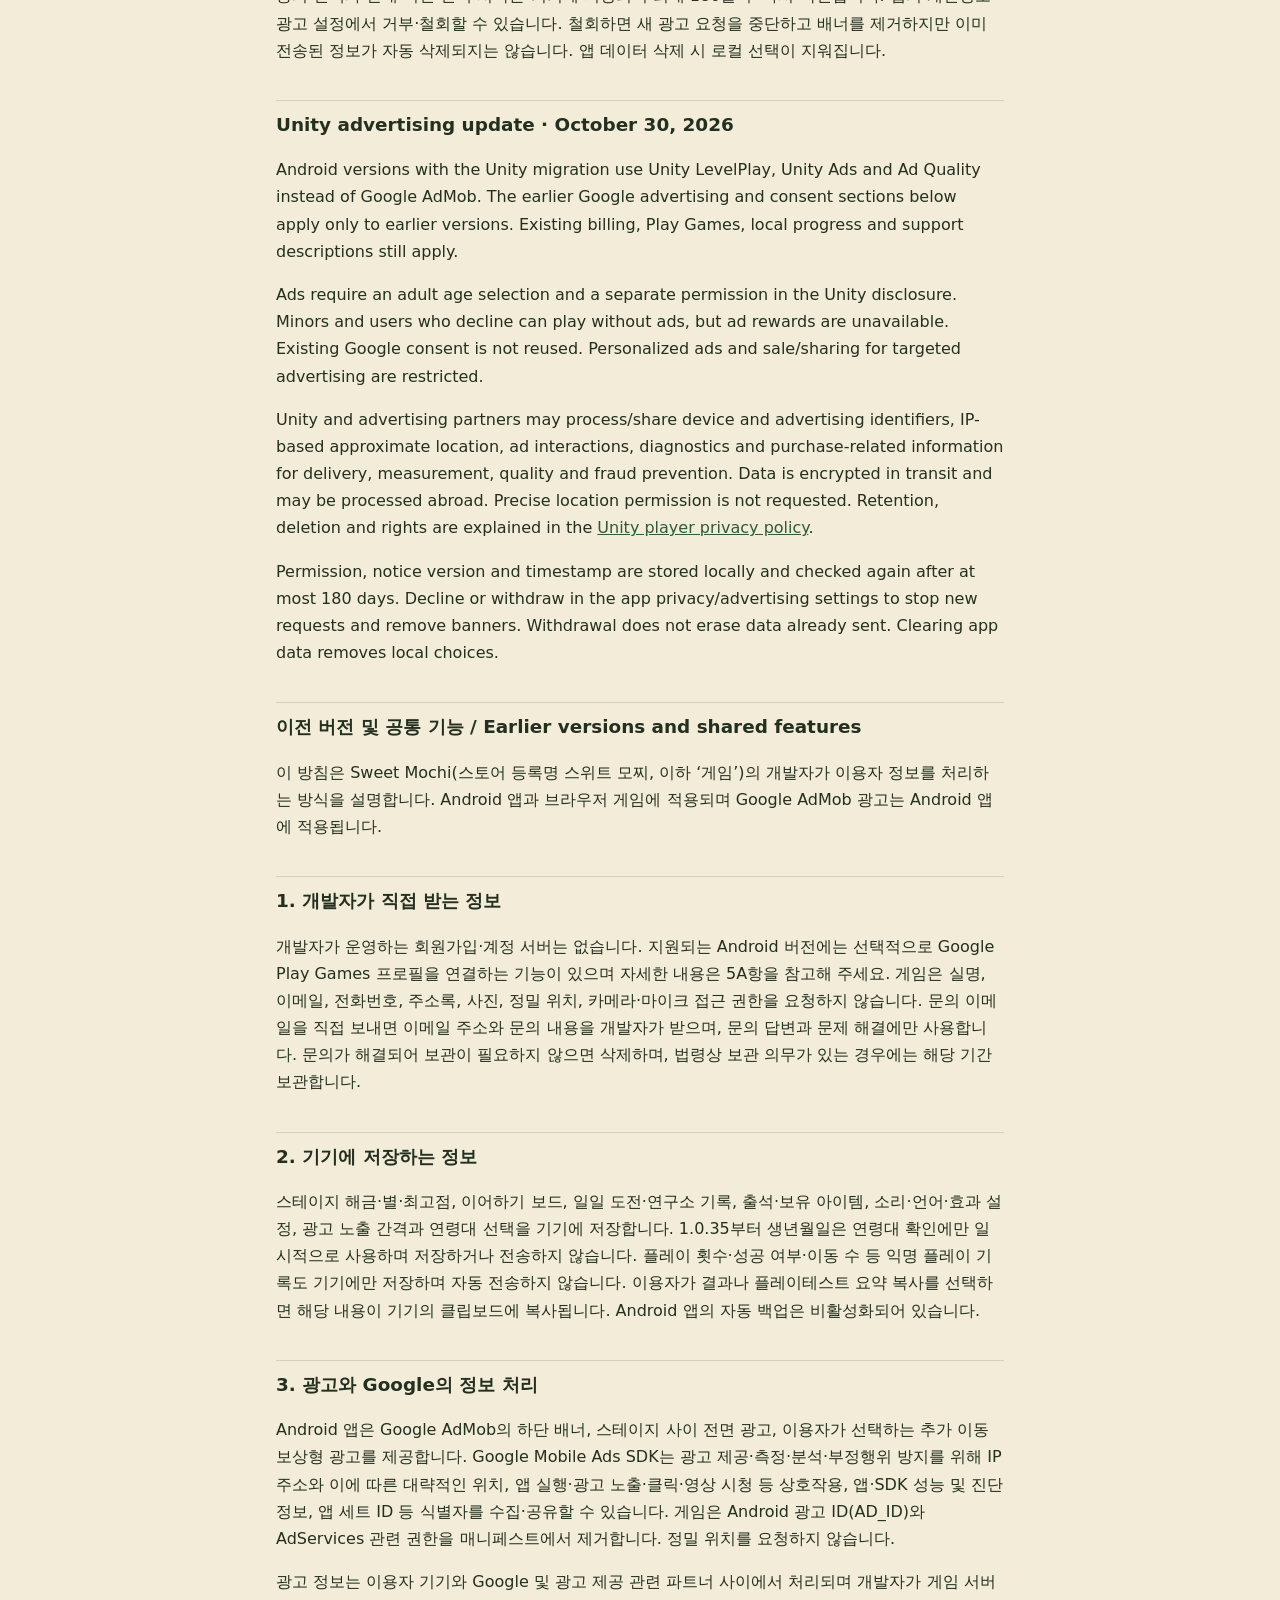
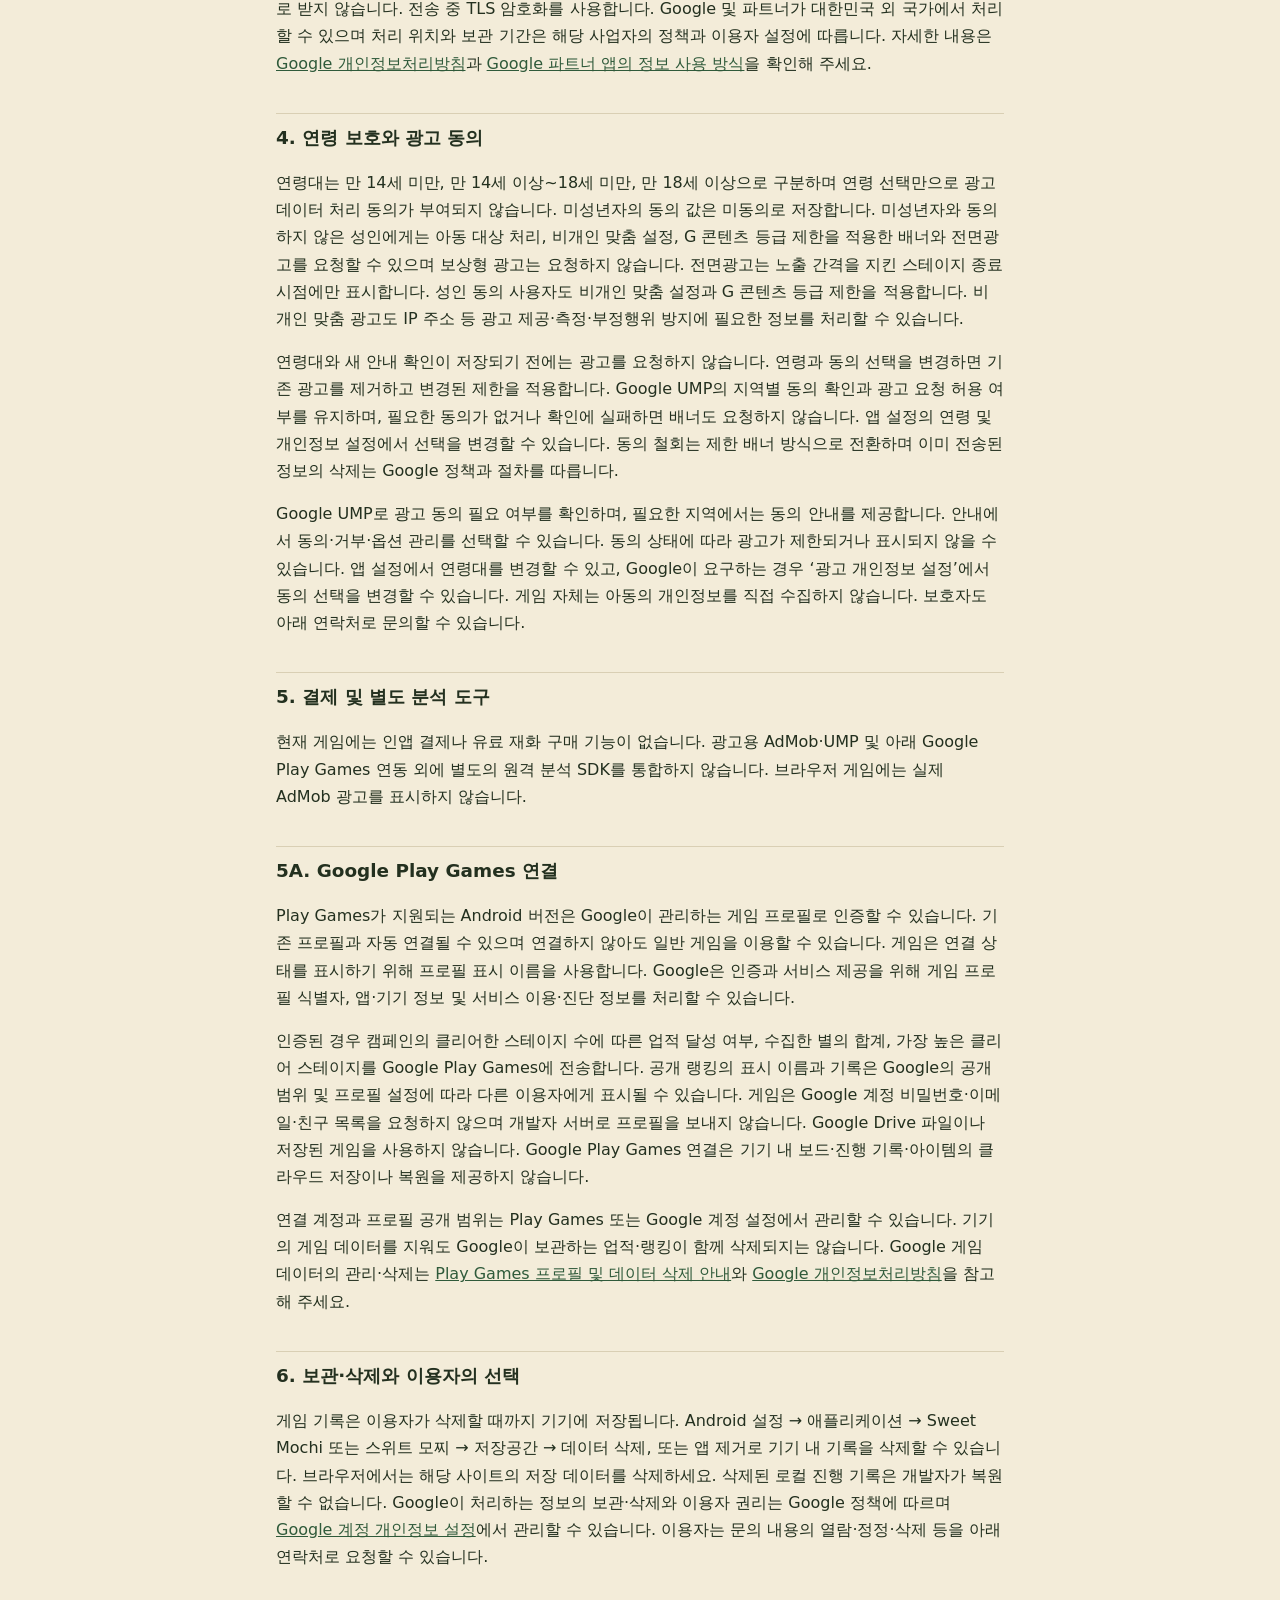
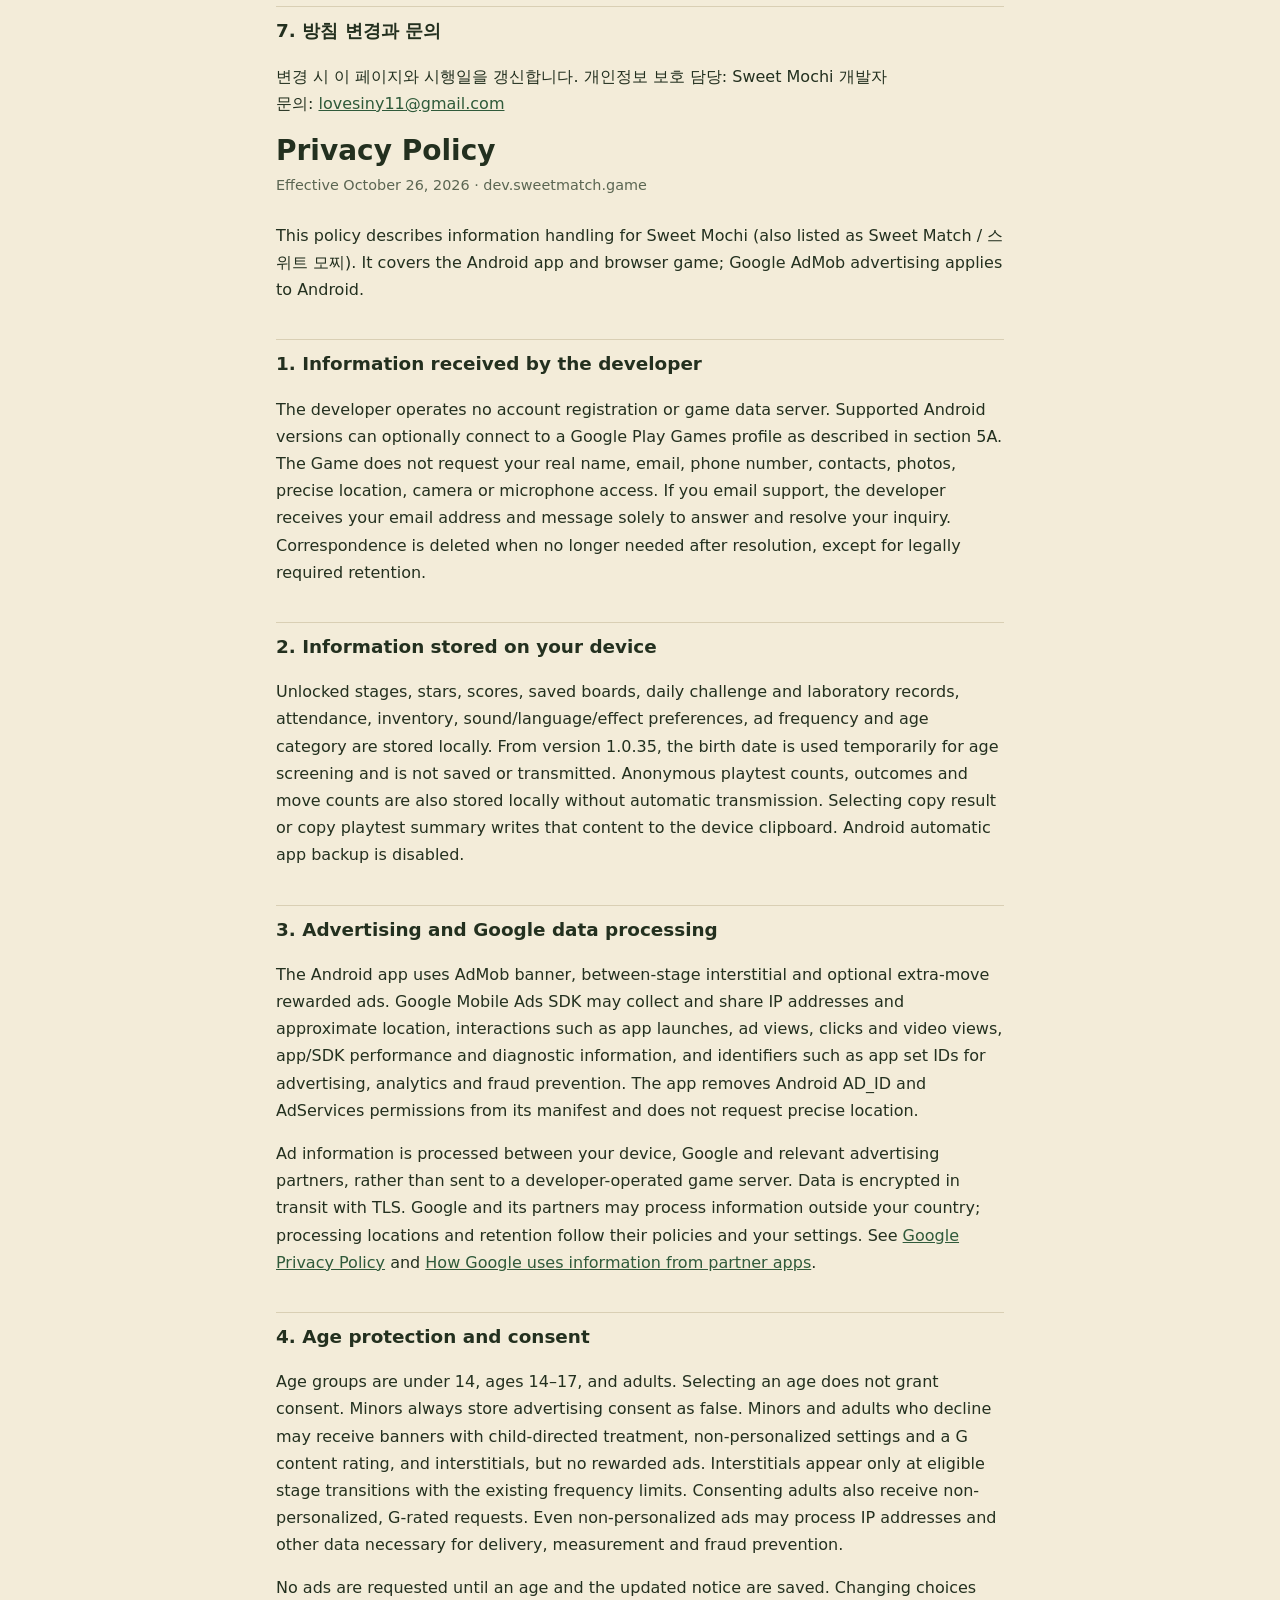
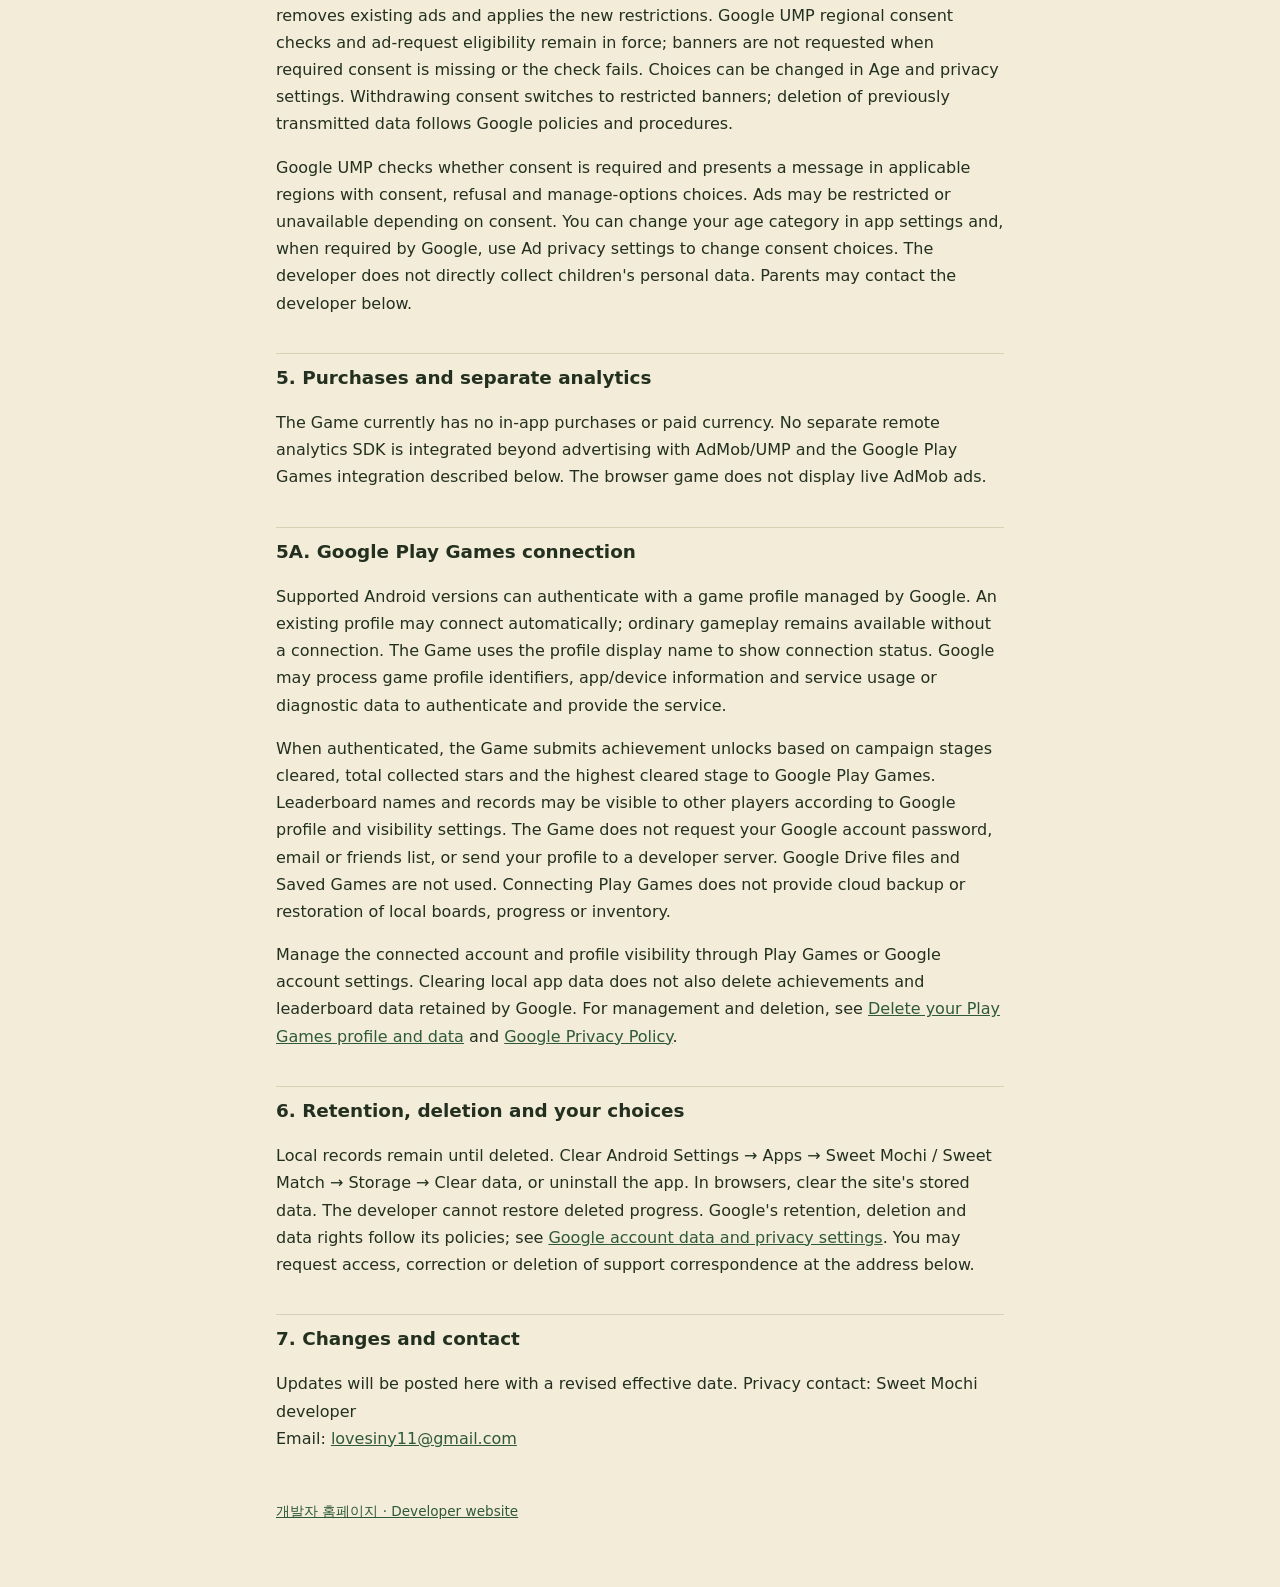
<file: sweet-mochi-privacy.html>
<!doctype html>
<html lang="ko"><head><meta charset="utf-8"><meta name="viewport" content="width=device-width,initial-scale=1">
<title>Sweet Mochi · 스위트 모찌 개인정보처리방침 / Privacy Policy</title><link rel="stylesheet" href="style.css"></head>
<body><main><p class="eyebrow">Sweet Mochi · 스위트 모찌</p><h1>개인정보처리방침</h1>
<p class="meta">시행일: 2026년 10월 26일 · Android 패키지: dev.sweetmatch.game</p>
<nav class="lang" aria-label="언어 / Language"><a href="#ko">한국어</a> <a href="#en">English</a></nav>
<section id="firebase-20261124" lang="ko"><h2>선택적 사용 분석·오류 진단 · Firebase 연동 버전부터</h2><p>2026년 11월 24일 개정. Firebase가 포함된 Android 버전부터 아래의 별도 원격 분석 미사용 설명을 이 절로 대체합니다. 연령 확인 전·만 18세 미만에는 Firebase를 초기화하지 않습니다. 성인은 광고 동의와 별개로 ‘사용 분석 및 오류 진단’에서 두 항목을 각각 선택합니다. 기본값은 모두 꺼짐이며 거부해도 일반 플레이가 가능합니다.</p><p>Google Firebase Analytics는 허용한 이용자의 앱 실행·이용, 단계 시작·완료·점수·성공 여부 및 랭킹 조회 결과 등 플레이 이벤트, 앱 인스턴스 식별자, 기기·운영체제·앱 정보와 IP 기반 대략적 위치 등을 처리할 수 있습니다. 광고 ID 수집과 광고 목적 저장·사용·개인 맞춤 신호는 비활성화합니다. Firebase Crashlytics는 별도 허용한 이용자의 비정상 종료·ANR·정해진 웹 오류 위치, 기술적 스택 추적, 앱 상태·기기 정보와 설치 식별자를 오류 원인 분석에 이용합니다. 게임즈 프로필·생년월일·연령대·전체 로컬 저장 파일은 이 서비스로 보내지 않습니다.</p><p>처리 수탁자는 Google LLC이며 정보는 서비스 이용 과정에서 암호화되어 전송되고 미국 등 해외의 Google 인프라에서 처리될 수 있습니다. 보관 기간·서비스 처리 기준은 <a href="https://firebase.google.com/support/privacy">Firebase 개인정보 보호 안내</a> 및 <a href="https://policies.google.com/privacy">Google 개인정보처리방침</a>과 서비스 보관 설정에 따릅니다. 사용 분석과 오류 보고의 허용 여부는 기기에 각각 저장합니다.</p><p>앱 설정 → 사용 분석 및 오류 진단에서 개별 철회할 수 있습니다. 철회하면 새 분석 전송을 중단하고 분석 식별자를 초기화하며, 오류 보고는 자동 업로드하지 않고 동의한 다음 실행에서만 이전 보고서를 전송합니다. 미전송 오류 보고서는 거부 시 기기에서 삭제합니다. 이미 전송한 데이터는 철회나 앱 삭제만으로 자동 삭제되지 않습니다. 열람·삭제 등 요청은 개발자 이메일 lovesiny11@gmail.com으로 문의해 주세요. 웹 미리보기에는 원격 분석을 연결하지 않습니다.</p></section>
<section lang="en"><h2>Optional analytics and diagnostics · Firebase-enabled Android versions</h2><p>Revised November 24, 2026. This section replaces earlier statements that no separate remote analytics is used for Android versions containing Firebase. Firebase is not initialized before age screening or for players under 18. Adults separately choose usage analytics and crash reporting in App settings. Both are off by default and independent of advertising consent. Declining does not prevent ordinary play.</p><p>With permission, Google Firebase Analytics may process app usage, level starts and results, scores, leaderboard request outcomes, app-instance identifiers, device/OS/app information and IP-derived approximate location. Advertising ID collection and consent for advertising storage, ad user data and personalization remain disabled. With separate permission, Firebase Crashlytics processes crashes, ANRs, predefined web error locations, technical stack traces, app state, device metadata and installation identifiers to diagnose errors. We do not send your Play Games profile, birthday, local age group or full saved game to these services.</p><p>Google LLC processes this information using encrypted transport and Google infrastructure in the United States and other countries. Service processing and retention follow <a href="https://firebase.google.com/support/privacy">Firebase privacy information</a>, <a href="https://policies.google.com/privacy">Google Privacy Policy</a> and configured retention settings. Separate choices are stored on your device.</p><p>Withdraw either choice in App settings → Usage analytics and crash reports. Withdrawal stops new analytics uploads and resets analytics data. Automatic crash uploads remain off; a consented launch may send reports from the preceding consented session. Declining deletes unsent reports on the device. Withdrawal, clearing app data or uninstalling does not automatically erase data already transmitted. For access/deletion requests, contact lovesiny11@gmail.com. Browser previews have no remote telemetry.</p></section>
<section id="neutral-age-20261106" lang="ko"><h2>연령 확인 및 개인정보 설정 개정 · 1.0.35 (36)부터</h2><p>시행일: 2026년 11월 6일. 이 절은 아래 이전 버전 안내의 연령 입력·변경 및 외부 SDK 시작 시점 설명을 대체합니다.</p><p>첫 실행 시 기본값이 없는 생년월일 선택 화면으로 연령을 확인합니다. 생년월일은 확인 중 메모리에서만 사용하고 저장하거나 전송하지 않습니다. 연령대(만 14세 미만, 만 14세 이상~18세 미만, 만 18세 이상)와 확인 화면 버전만 기기에 저장합니다. 기존 설치자도 새 확인을 거치며 이전에 미성년자로 기록된 이용자의 보호 상태를 유지합니다. 연령 확인을 마친 뒤에는 앱 설정에서 연령을 다시 바꾸는 기능을 제공하지 않습니다.</p><p>연령을 확인하기 전과 만 18세 미만인 경우에는 Unity 광고 및 Google Play Games SDK를 초기화하거나 데이터를 보내지 않습니다. 만 18세 이상 이용자는 연령 확인 이후 별도 화면에서 Unity 광고 정보 처리에 동의하거나 거부할 수 있습니다. 거부해도 일반 게임을 이용할 수 있습니다. 동의는 개인정보 설정에서 철회할 수 있으며 철회 시 새 광고 요청을 중단합니다. 자동 스테이지 전환 전면 광고는 사용하지 않습니다.</p><p>Google Play Games는 연령 확인 및 시작 설정을 마친 만 18세 이상 이용자에게만 연결되며, Google에서 관리하는 프로필을 사용할 수 있습니다. 생년월일과 로컬 연령대는 Google Play Games나 광고 사업자에 전달하지 않습니다. 일반 게임 진행 기록은 계속 기기에 보관됩니다.</p></section>
<section lang="en"><h2>Age screening and privacy update · version 1.0.35 (36) onward</h2><p>Effective November 6, 2026. This section replaces the age-entry, age-editing and external SDK startup descriptions for earlier versions below.</p><p>The first-run screen asks for a date of birth with no default value. The date is used only in memory to determine an age group; it is not saved or transmitted. Only the age group (under 14, 14–17, or adult) and screening version are stored on this device. Existing installations are screened again; protections for previously recorded minors remain in place. There is no in-app shortcut to edit a completed age decision.</p><p>Unity advertising and Google Play Games SDKs are not initialized and send no data before screening or for users under 18. After screening, adults can agree or decline Unity advertising data processing on a separate screen. Ordinary gameplay remains available after declining. Advertising permission can be withdrawn in Privacy settings, which stops new ad requests. Automatic between-stage interstitial ads are disabled.</p><p>Google Play Games is available only to adults who have completed screening and startup settings and can use a Google-managed game profile. The birth date and local age group are not sent to Google Play Games or advertising providers. Ordinary game progress remains stored locally.</p></section>


<section id="unity-20261030" lang="ko"><h2>Unity 광고 전환 버전 안내 · 2026-10-30</h2><p>Unity 전환 업데이트를 설치한 Android 앱은 Google AdMob 광고 대신 Unity LevelPlay, Unity Ads 및 Ad Quality를 사용합니다. 아래 이전 버전의 Google 광고·동의 설명은 Unity 버전에 적용되지 않습니다. 결제, Play Games, 로컬 게임 기록과 문의 처리 설명은 그대로 적용됩니다.</p><p>광고는 만 18세 이상으로 선택하고 별도 Unity 데이터 처리 안내에서 허용한 경우에만 요청합니다. 미성년자·미동의 사용자는 광고 없이 플레이할 수 있고 광고 보상은 사용할 수 없습니다. 기존 Google 동의는 재사용하지 않습니다. 개인 맞춤 광고와 타겟 광고용 판매·공유를 제한합니다.</p><p>Unity 및 광고 파트너는 광고 제공·측정·품질 관리·부정 사용 방지를 위해 기기·광고 식별자, IP 기반 대략적 위치, 광고 상호작용, 진단 및 구매 관련 정보를 처리·공유할 수 있습니다. 정보는 암호화되어 전송되며 해외에서 처리될 수 있습니다. 정확한 위치 권한은 요청하지 않습니다. 보관·삭제 기준은 <a href="https://unity.com/legal/game-player-and-app-user-privacy-policy">Unity 이용자 개인정보처리방침과 권리 행사 안내</a>를 참고해 주세요.</p><p>동의 선택과 안내 버전·선택 시각은 기기에 저장되며 최대 180일 후 다시 확인합니다. 앱의 개인정보·광고 설정에서 거부·철회할 수 있습니다. 철회하면 새 광고 요청을 중단하고 배너를 제거하지만 이미 전송된 정보가 자동 삭제되지는 않습니다. 앱 데이터 삭제 시 로컬 선택이 지워집니다.</p></section><section lang="en"><h2>Unity advertising update · October 30, 2026</h2><p>Android versions with the Unity migration use Unity LevelPlay, Unity Ads and Ad Quality instead of Google AdMob. The earlier Google advertising and consent sections below apply only to earlier versions. Existing billing, Play Games, local progress and support descriptions still apply.</p><p>Ads require an adult age selection and a separate permission in the Unity disclosure. Minors and users who decline can play without ads, but ad rewards are unavailable. Existing Google consent is not reused. Personalized ads and sale/sharing for targeted advertising are restricted.</p><p>Unity and advertising partners may process/share device and advertising identifiers, IP-based approximate location, ad interactions, diagnostics and purchase-related information for delivery, measurement, quality and fraud prevention. Data is encrypted in transit and may be processed abroad. Precise location permission is not requested. Retention, deletion and rights are explained in the <a href="https://unity.com/legal/game-player-and-app-user-privacy-policy">Unity player privacy policy</a>.</p><p>Permission, notice version and timestamp are stored locally and checked again after at most 180 days. Decline or withdraw in the app privacy/advertising settings to stop new requests and remove banners. Withdrawal does not erase data already sent. Clearing app data removes local choices.</p></section><h2>이전 버전 및 공통 기능 / Earlier versions and shared features</h2>
<article id="ko" lang="ko">
<p>이 방침은 Sweet Mochi(스토어 등록명 스위트 모찌, 이하 ‘게임’)의 개발자가 이용자 정보를 처리하는 방식을 설명합니다. Android 앱과 브라우저 게임에 적용되며 Google AdMob 광고는 Android 앱에 적용됩니다.</p>
<h2>1. 개발자가 직접 받는 정보</h2><p>개발자가 운영하는 회원가입·계정 서버는 없습니다. 지원되는 Android 버전에는 선택적으로 Google Play Games 프로필을 연결하는 기능이 있으며 자세한 내용은 5A항을 참고해 주세요. 게임은 실명, 이메일, 전화번호, 주소록, 사진, 정밀 위치, 카메라·마이크 접근 권한을 요청하지 않습니다. 문의 이메일을 직접 보내면 이메일 주소와 문의 내용을 개발자가 받으며, 문의 답변과 문제 해결에만 사용합니다. 문의가 해결되어 보관이 필요하지 않으면 삭제하며, 법령상 보관 의무가 있는 경우에는 해당 기간 보관합니다.</p>
<h2>2. 기기에 저장하는 정보</h2><p>스테이지 해금·별·최고점, 이어하기 보드, 일일 도전·연구소 기록, 출석·보유 아이템, 소리·언어·효과 설정, 광고 노출 간격과 연령대 선택을 기기에 저장합니다. 1.0.35부터 생년월일은 연령대 확인에만 일시적으로 사용하며 저장하거나 전송하지 않습니다. 플레이 횟수·성공 여부·이동 수 등 익명 플레이 기록도 기기에만 저장하며 자동 전송하지 않습니다. 이용자가 결과나 플레이테스트 요약 복사를 선택하면 해당 내용이 기기의 클립보드에 복사됩니다. Android 앱의 자동 백업은 비활성화되어 있습니다.</p>
<h2>3. 광고와 Google의 정보 처리</h2><p>Android 앱은 Google AdMob의 하단 배너, 스테이지 사이 전면 광고, 이용자가 선택하는 추가 이동 보상형 광고를 제공합니다. Google Mobile Ads SDK는 광고 제공·측정·분석·부정행위 방지를 위해 IP 주소와 이에 따른 대략적인 위치, 앱 실행·광고 노출·클릭·영상 시청 등 상호작용, 앱·SDK 성능 및 진단 정보, 앱 세트 ID 등 식별자를 수집·공유할 수 있습니다. 게임은 Android 광고 ID(AD_ID)와 AdServices 관련 권한을 매니페스트에서 제거합니다. 정밀 위치를 요청하지 않습니다.</p>
<p>광고 정보는 이용자 기기와 Google 및 광고 제공 관련 파트너 사이에서 처리되며 개발자가 게임 서버로 받지 않습니다. 전송 중 TLS 암호화를 사용합니다. Google 및 파트너가 대한민국 외 국가에서 처리할 수 있으며 처리 위치와 보관 기간은 해당 사업자의 정책과 이용자 설정에 따릅니다. 자세한 내용은 <a href="https://policies.google.com/privacy?hl=ko">Google 개인정보처리방침</a>과 <a href="https://policies.google.com/technologies/partner-sites?hl=ko">Google 파트너 앱의 정보 사용 방식</a>을 확인해 주세요.</p>
<h2>4. 연령 보호와 광고 동의</h2><p>연령대는 만 14세 미만, 만 14세 이상~18세 미만, 만 18세 이상으로 구분하며 연령 선택만으로 광고 데이터 처리 동의가 부여되지 않습니다. 미성년자의 동의 값은 미동의로 저장합니다. 미성년자와 동의하지 않은 성인에게는 아동 대상 처리, 비개인 맞춤 설정, G 콘텐츠 등급 제한을 적용한 배너와 전면광고를 요청할 수 있으며 보상형 광고는 요청하지 않습니다. 전면광고는 노출 간격을 지킨 스테이지 종료 시점에만 표시합니다. 성인 동의 사용자도 비개인 맞춤 설정과 G 콘텐츠 등급 제한을 적용합니다. 비개인 맞춤 광고도 IP 주소 등 광고 제공·측정·부정행위 방지에 필요한 정보를 처리할 수 있습니다.</p><p>연령대와 새 안내 확인이 저장되기 전에는 광고를 요청하지 않습니다. 연령과 동의 선택을 변경하면 기존 광고를 제거하고 변경된 제한을 적용합니다. Google UMP의 지역별 동의 확인과 광고 요청 허용 여부를 유지하며, 필요한 동의가 없거나 확인에 실패하면 배너도 요청하지 않습니다. 앱 설정의 연령 및 개인정보 설정에서 선택을 변경할 수 있습니다. 동의 철회는 제한 배너 방식으로 전환하며 이미 전송된 정보의 삭제는 Google 정책과 절차를 따릅니다.</p>
<p>Google UMP로 광고 동의 필요 여부를 확인하며, 필요한 지역에서는 동의 안내를 제공합니다. 안내에서 동의·거부·옵션 관리를 선택할 수 있습니다. 동의 상태에 따라 광고가 제한되거나 표시되지 않을 수 있습니다. 앱 설정에서 연령대를 변경할 수 있고, Google이 요구하는 경우 ‘광고 개인정보 설정’에서 동의 선택을 변경할 수 있습니다. 게임 자체는 아동의 개인정보를 직접 수집하지 않습니다. 보호자도 아래 연락처로 문의할 수 있습니다.</p>
<h2>5. 결제 및 별도 분석 도구</h2><p>현재 게임에는 인앱 결제나 유료 재화 구매 기능이 없습니다. 광고용 AdMob·UMP 및 아래 Google Play Games 연동 외에 별도의 원격 분석 SDK를 통합하지 않습니다. 브라우저 게임에는 실제 AdMob 광고를 표시하지 않습니다.</p>
<h2>5A. Google Play Games 연결</h2><p>Play Games가 지원되는 Android 버전은 Google이 관리하는 게임 프로필로 인증할 수 있습니다. 기존 프로필과 자동 연결될 수 있으며 연결하지 않아도 일반 게임을 이용할 수 있습니다. 게임은 연결 상태를 표시하기 위해 프로필 표시 이름을 사용합니다. Google은 인증과 서비스 제공을 위해 게임 프로필 식별자, 앱·기기 정보 및 서비스 이용·진단 정보를 처리할 수 있습니다.</p><p>인증된 경우 캠페인의 클리어한 스테이지 수에 따른 업적 달성 여부, 수집한 별의 합계, 가장 높은 클리어 스테이지를 Google Play Games에 전송합니다. 공개 랭킹의 표시 이름과 기록은 Google의 공개 범위 및 프로필 설정에 따라 다른 이용자에게 표시될 수 있습니다. 게임은 Google 계정 비밀번호·이메일·친구 목록을 요청하지 않으며 개발자 서버로 프로필을 보내지 않습니다. Google Drive 파일이나 저장된 게임을 사용하지 않습니다. Google Play Games 연결은 기기 내 보드·진행 기록·아이템의 클라우드 저장이나 복원을 제공하지 않습니다.</p><p>연결 계정과 프로필 공개 범위는 Play Games 또는 Google 계정 설정에서 관리할 수 있습니다. 기기의 게임 데이터를 지워도 Google이 보관하는 업적·랭킹이 함께 삭제되지는 않습니다. Google 게임 데이터의 관리·삭제는 <a href="https://support.google.com/googleplay/answer/9130646?hl=ko">Play Games 프로필 및 데이터 삭제 안내</a>와 <a href="https://policies.google.com/privacy?hl=ko">Google 개인정보처리방침</a>을 참고해 주세요.</p>
<h2>6. 보관·삭제와 이용자의 선택</h2><p>게임 기록은 이용자가 삭제할 때까지 기기에 저장됩니다. Android 설정 → 애플리케이션 → Sweet Mochi 또는 스위트 모찌 → 저장공간 → 데이터 삭제, 또는 앱 제거로 기기 내 기록을 삭제할 수 있습니다. 브라우저에서는 해당 사이트의 저장 데이터를 삭제하세요. 삭제된 로컬 진행 기록은 개발자가 복원할 수 없습니다. Google이 처리하는 정보의 보관·삭제와 이용자 권리는 Google 정책에 따르며 <a href="https://myaccount.google.com/data-and-privacy">Google 계정 개인정보 설정</a>에서 관리할 수 있습니다. 이용자는 문의 내용의 열람·정정·삭제 등을 아래 연락처로 요청할 수 있습니다.</p>
<h2>7. 방침 변경과 문의</h2><p>변경 시 이 페이지와 시행일을 갱신합니다. 개인정보 보호 담당: Sweet Mochi 개발자<br>문의: <a href="mailto:lovesiny11@gmail.com">lovesiny11@gmail.com</a></p>
</article>
<article id="en" lang="en"><h1>Privacy Policy</h1><p class="meta">Effective October 26, 2026 · dev.sweetmatch.game</p>
<p>This policy describes information handling for Sweet Mochi (also listed as Sweet Match / 스위트 모찌). It covers the Android app and browser game; Google AdMob advertising applies to Android.</p>
<h2>1. Information received by the developer</h2><p>The developer operates no account registration or game data server. Supported Android versions can optionally connect to a Google Play Games profile as described in section 5A. The Game does not request your real name, email, phone number, contacts, photos, precise location, camera or microphone access. If you email support, the developer receives your email address and message solely to answer and resolve your inquiry. Correspondence is deleted when no longer needed after resolution, except for legally required retention.</p>
<h2>2. Information stored on your device</h2><p>Unlocked stages, stars, scores, saved boards, daily challenge and laboratory records, attendance, inventory, sound/language/effect preferences, ad frequency and age category are stored locally. From version 1.0.35, the birth date is used temporarily for age screening and is not saved or transmitted. Anonymous playtest counts, outcomes and move counts are also stored locally without automatic transmission. Selecting copy result or copy playtest summary writes that content to the device clipboard. Android automatic app backup is disabled.</p>
<h2>3. Advertising and Google data processing</h2><p>The Android app uses AdMob banner, between-stage interstitial and optional extra-move rewarded ads. Google Mobile Ads SDK may collect and share IP addresses and approximate location, interactions such as app launches, ad views, clicks and video views, app/SDK performance and diagnostic information, and identifiers such as app set IDs for advertising, analytics and fraud prevention. The app removes Android AD_ID and AdServices permissions from its manifest and does not request precise location.</p>
<p>Ad information is processed between your device, Google and relevant advertising partners, rather than sent to a developer-operated game server. Data is encrypted in transit with TLS. Google and its partners may process information outside your country; processing locations and retention follow their policies and your settings. See <a href="https://policies.google.com/privacy">Google Privacy Policy</a> and <a href="https://policies.google.com/technologies/partner-sites">How Google uses information from partner apps</a>.</p>
<h2>4. Age protection and consent</h2><p>Age groups are under 14, ages 14–17, and adults. Selecting an age does not grant consent. Minors always store advertising consent as false. Minors and adults who decline may receive banners with child-directed treatment, non-personalized settings and a G content rating, and interstitials, but no rewarded ads. Interstitials appear only at eligible stage transitions with the existing frequency limits. Consenting adults also receive non-personalized, G-rated requests. Even non-personalized ads may process IP addresses and other data necessary for delivery, measurement and fraud prevention.</p><p>No ads are requested until an age and the updated notice are saved. Changing choices removes existing ads and applies the new restrictions. Google UMP regional consent checks and ad-request eligibility remain in force; banners are not requested when required consent is missing or the check fails. Choices can be changed in Age and privacy settings. Withdrawing consent switches to restricted banners; deletion of previously transmitted data follows Google policies and procedures.</p><p>Google UMP checks whether consent is required and presents a message in applicable regions with consent, refusal and manage-options choices. Ads may be restricted or unavailable depending on consent. You can change your age category in app settings and, when required by Google, use Ad privacy settings to change consent choices. The developer does not directly collect children's personal data. Parents may contact the developer below.</p>
<h2>5. Purchases and separate analytics</h2><p>The Game currently has no in-app purchases or paid currency. No separate remote analytics SDK is integrated beyond advertising with AdMob/UMP and the Google Play Games integration described below. The browser game does not display live AdMob ads.</p>
<h2>5A. Google Play Games connection</h2><p>Supported Android versions can authenticate with a game profile managed by Google. An existing profile may connect automatically; ordinary gameplay remains available without a connection. The Game uses the profile display name to show connection status. Google may process game profile identifiers, app/device information and service usage or diagnostic data to authenticate and provide the service.</p><p>When authenticated, the Game submits achievement unlocks based on campaign stages cleared, total collected stars and the highest cleared stage to Google Play Games. Leaderboard names and records may be visible to other players according to Google profile and visibility settings. The Game does not request your Google account password, email or friends list, or send your profile to a developer server. Google Drive files and Saved Games are not used. Connecting Play Games does not provide cloud backup or restoration of local boards, progress or inventory.</p><p>Manage the connected account and profile visibility through Play Games or Google account settings. Clearing local app data does not also delete achievements and leaderboard data retained by Google. For management and deletion, see <a href="https://support.google.com/googleplay/answer/9130646">Delete your Play Games profile and data</a> and <a href="https://policies.google.com/privacy">Google Privacy Policy</a>.</p>
<h2>6. Retention, deletion and your choices</h2><p>Local records remain until deleted. Clear Android Settings → Apps → Sweet Mochi / Sweet Match → Storage → Clear data, or uninstall the app. In browsers, clear the site's stored data. The developer cannot restore deleted progress. Google's retention, deletion and data rights follow its policies; see <a href="https://myaccount.google.com/data-and-privacy">Google account data and privacy settings</a>. You may request access, correction or deletion of support correspondence at the address below.</p>
<h2>7. Changes and contact</h2><p>Updates will be posted here with a revised effective date. Privacy contact: Sweet Mochi developer<br>Email: <a href="mailto:lovesiny11@gmail.com">lovesiny11@gmail.com</a></p></article>
<footer><a href="index.html">개발자 홈페이지 · Developer website</a></footer></main></body></html>
</file>
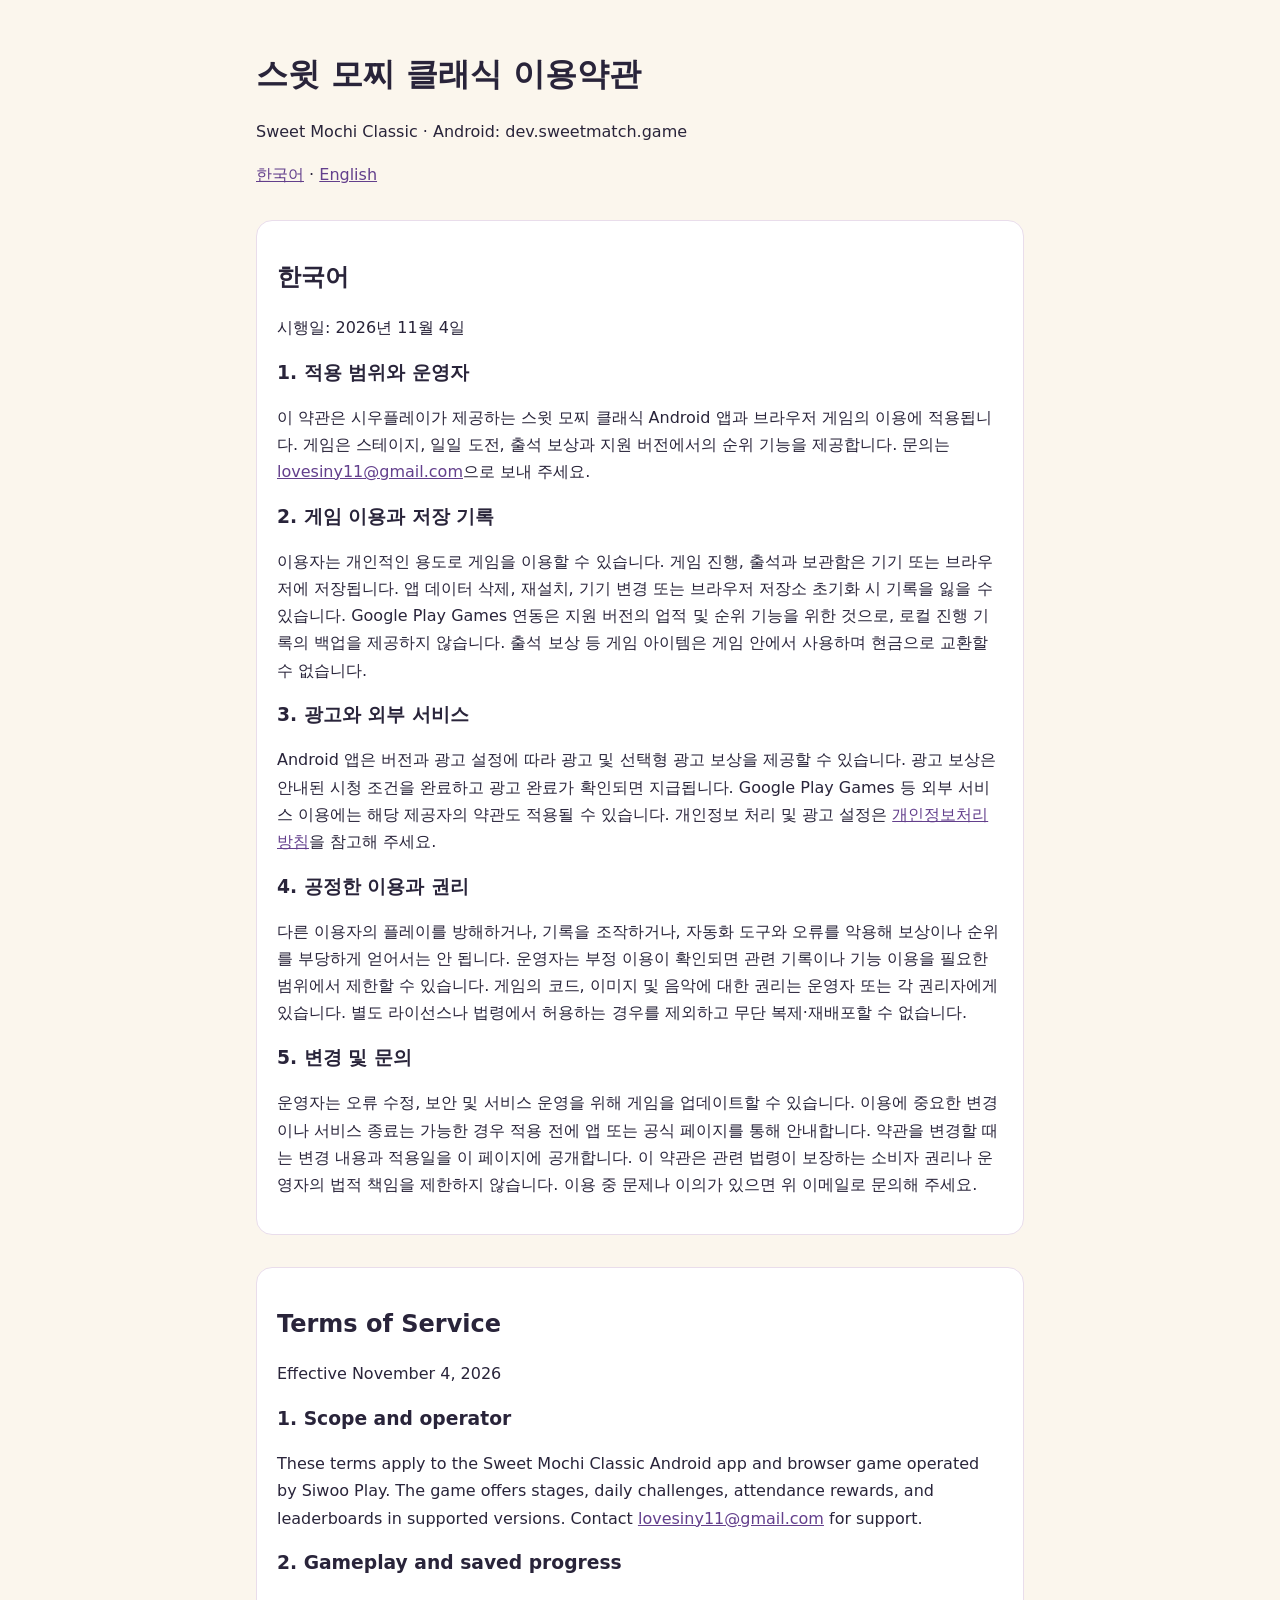
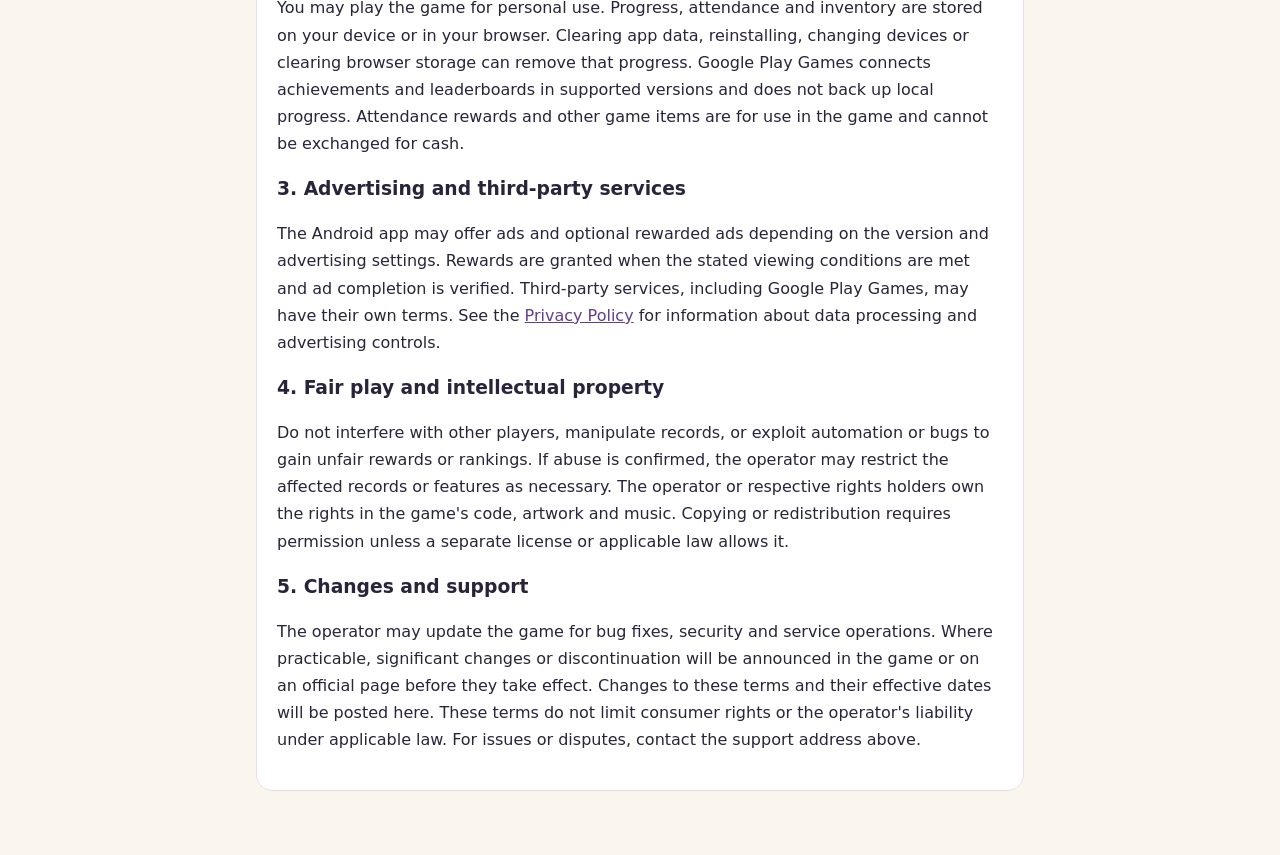
<file: sweet-mochi-terms.html>
<!doctype html>
<html lang="ko">
<head>
  <meta charset="utf-8">
  <meta name="viewport" content="width=device-width, initial-scale=1">
  <title>스윗 모찌 클래식 이용약관 | Sweet Mochi Classic Terms of Service</title>
  <style>
    body { margin: 0; background: #fbf6ed; color: #29243a; font: 1rem/1.7 system-ui, sans-serif; }
    main { max-width: 48rem; margin: auto; padding: 2rem 1.25rem; overflow-wrap: anywhere; }
    article { margin: 2rem 0; padding: 1.25rem; background: white; border: 1px solid #e9ddeb; border-radius: 1rem; }
    h1, h2, h3 { line-height: 1.35; }
    a { color: #633f8c; }
  </style>
</head>
<body>
<main>
  <h1>스윗 모찌 클래식 이용약관</h1>
  <p>Sweet Mochi Classic · Android: dev.sweetmatch.game</p>
  <nav aria-label="언어 / Language"><a href="#ko">한국어</a> · <a href="#en">English</a></nav>
  <article id="ko" lang="ko">
    <h2>한국어</h2>
    <p>시행일: <time datetime="2026-11-04">2026년 11월 4일</time></p>
    <h3>1. 적용 범위와 운영자</h3>
    <p>이 약관은 시우플레이가 제공하는 스윗 모찌 클래식 Android 앱과 브라우저 게임의 이용에 적용됩니다. 게임은 스테이지, 일일 도전, 출석 보상과 지원 버전에서의 순위 기능을 제공합니다. 문의는 <a href="mailto:lovesiny11@gmail.com">lovesiny11@gmail.com</a>으로 보내 주세요.</p>
    <h3>2. 게임 이용과 저장 기록</h3>
    <p>이용자는 개인적인 용도로 게임을 이용할 수 있습니다. 게임 진행, 출석과 보관함은 기기 또는 브라우저에 저장됩니다. 앱 데이터 삭제, 재설치, 기기 변경 또는 브라우저 저장소 초기화 시 기록을 잃을 수 있습니다. Google Play Games 연동은 지원 버전의 업적 및 순위 기능을 위한 것으로, 로컬 진행 기록의 백업을 제공하지 않습니다. 출석 보상 등 게임 아이템은 게임 안에서 사용하며 현금으로 교환할 수 없습니다.</p>
    <h3>3. 광고와 외부 서비스</h3>
    <p>Android 앱은 버전과 광고 설정에 따라 광고 및 선택형 광고 보상을 제공할 수 있습니다. 광고 보상은 안내된 시청 조건을 완료하고 광고 완료가 확인되면 지급됩니다. Google Play Games 등 외부 서비스 이용에는 해당 제공자의 약관도 적용될 수 있습니다. 개인정보 처리 및 광고 설정은 <a href="sweet-mochi-privacy.html">개인정보처리방침</a>을 참고해 주세요.</p>
    <h3>4. 공정한 이용과 권리</h3>
    <p>다른 이용자의 플레이를 방해하거나, 기록을 조작하거나, 자동화 도구와 오류를 악용해 보상이나 순위를 부당하게 얻어서는 안 됩니다. 운영자는 부정 이용이 확인되면 관련 기록이나 기능 이용을 필요한 범위에서 제한할 수 있습니다. 게임의 코드, 이미지 및 음악에 대한 권리는 운영자 또는 각 권리자에게 있습니다. 별도 라이선스나 법령에서 허용하는 경우를 제외하고 무단 복제·재배포할 수 없습니다.</p>
    <h3>5. 변경 및 문의</h3>
    <p>운영자는 오류 수정, 보안 및 서비스 운영을 위해 게임을 업데이트할 수 있습니다. 이용에 중요한 변경이나 서비스 종료는 가능한 경우 적용 전에 앱 또는 공식 페이지를 통해 안내합니다. 약관을 변경할 때는 변경 내용과 적용일을 이 페이지에 공개합니다. 이 약관은 관련 법령이 보장하는 소비자 권리나 운영자의 법적 책임을 제한하지 않습니다. 이용 중 문제나 이의가 있으면 위 이메일로 문의해 주세요.</p>
  </article>
  <article id="en" lang="en">
    <h2>Terms of Service</h2>
    <p>Effective <time datetime="2026-11-04">November 4, 2026</time></p>
    <h3>1. Scope and operator</h3>
    <p>These terms apply to the Sweet Mochi Classic Android app and browser game operated by Siwoo Play. The game offers stages, daily challenges, attendance rewards, and leaderboards in supported versions. Contact <a href="mailto:lovesiny11@gmail.com">lovesiny11@gmail.com</a> for support.</p>
    <h3>2. Gameplay and saved progress</h3>
    <p>You may play the game for personal use. Progress, attendance and inventory are stored on your device or in your browser. Clearing app data, reinstalling, changing devices or clearing browser storage can remove that progress. Google Play Games connects achievements and leaderboards in supported versions and does not back up local progress. Attendance rewards and other game items are for use in the game and cannot be exchanged for cash.</p>
    <h3>3. Advertising and third-party services</h3>
    <p>The Android app may offer ads and optional rewarded ads depending on the version and advertising settings. Rewards are granted when the stated viewing conditions are met and ad completion is verified. Third-party services, including Google Play Games, may have their own terms. See the <a href="sweet-mochi-privacy.html">Privacy Policy</a> for information about data processing and advertising controls.</p>
    <h3>4. Fair play and intellectual property</h3>
    <p>Do not interfere with other players, manipulate records, or exploit automation or bugs to gain unfair rewards or rankings. If abuse is confirmed, the operator may restrict the affected records or features as necessary. The operator or respective rights holders own the rights in the game's code, artwork and music. Copying or redistribution requires permission unless a separate license or applicable law allows it.</p>
    <h3>5. Changes and support</h3>
    <p>The operator may update the game for bug fixes, security and service operations. Where practicable, significant changes or discontinuation will be announced in the game or on an official page before they take effect. Changes to these terms and their effective dates will be posted here. These terms do not limit consumer rights or the operator's liability under applicable law. For issues or disputes, contact the support address above.</p>
  </article>
</main>
</body>
</html>
</file>
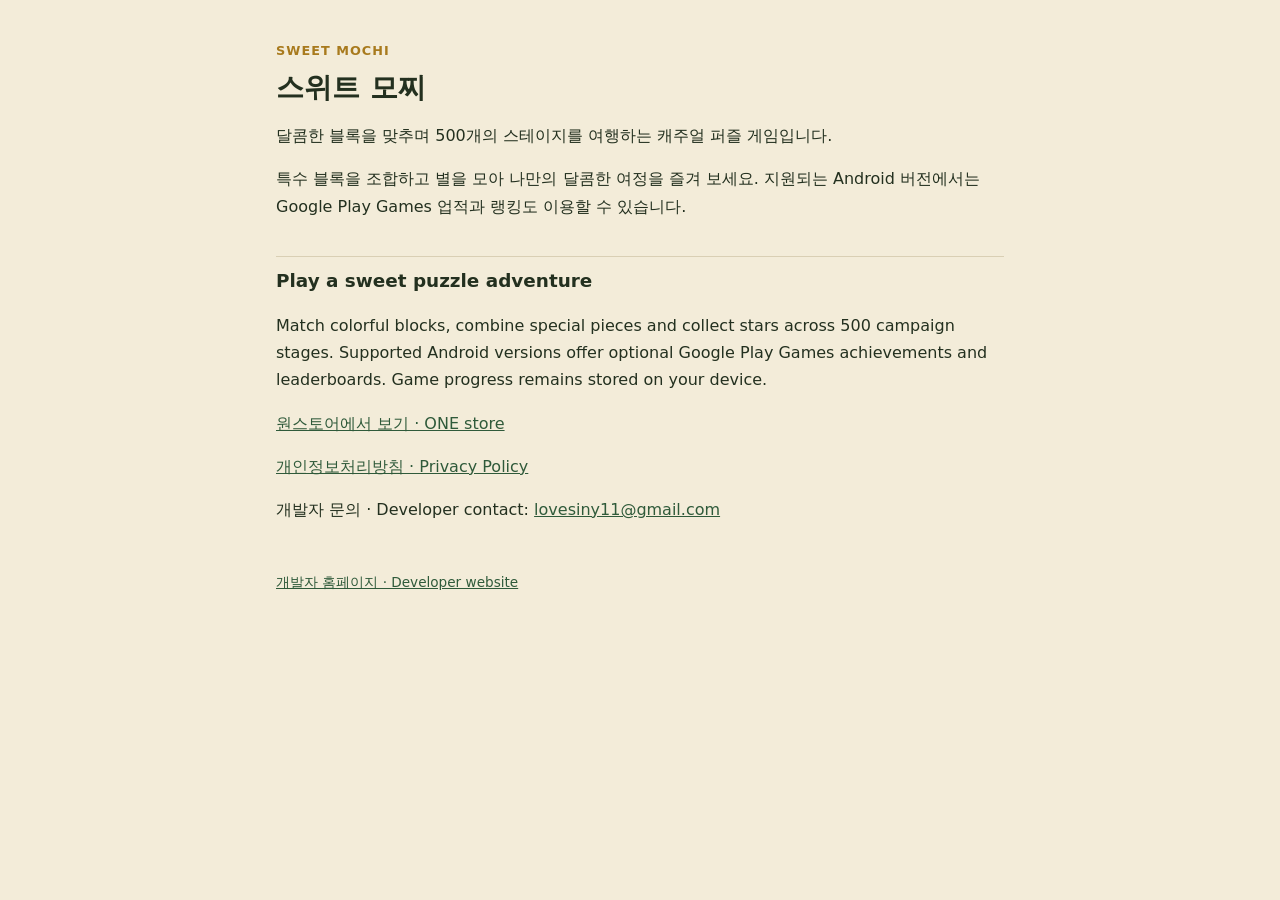
<file: sweet-mochi.html>
<!doctype html>
<html lang="ko"><head><meta charset="utf-8"><meta name="viewport" content="width=device-width,initial-scale=1"><title>Sweet Mochi · 스위트 모찌</title><link rel="stylesheet" href="style.css"></head><body><main><p class="eyebrow">Sweet Mochi</p><h1>스위트 모찌</h1><p>달콤한 블록을 맞추며 500개의 스테이지를 여행하는 캐주얼 퍼즐 게임입니다.</p><p>특수 블록을 조합하고 별을 모아 나만의 달콤한 여정을 즐겨 보세요. 지원되는 Android 버전에서는 Google Play Games 업적과 랭킹도 이용할 수 있습니다.</p><h2>Play a sweet puzzle adventure</h2><p>Match colorful blocks, combine special pieces and collect stars across 500 campaign stages. Supported Android versions offer optional Google Play Games achievements and leaderboards. Game progress remains stored on your device.</p><p><a href="https://m.onestore.co.kr/v2/ko-kr/app/0001010561">원스토어에서 보기 · ONE store</a></p><p><a href="sweet-mochi-privacy.html">개인정보처리방침 · Privacy Policy</a></p><p>개발자 문의 · Developer contact: <a href="mailto:lovesiny11@gmail.com">lovesiny11@gmail.com</a></p><footer><a href="index.html">개발자 홈페이지 · Developer website</a></footer></main></body></html>
</file>
<file: style.css>
:root {
  --bg: #f3ecd9;
  --surface: #fbf7ec;
  --ink: #23301f;
  --muted: #5b6652;
  --line: #d9cfb4;
  --forest: #2f5a3a;
  --gold: #a87a1d;
  color-scheme: light dark;
}
@media (prefers-color-scheme: dark) {
  :root {
    --bg: #141c16;
    --surface: #1c271f;
    --ink: #ece4cf;
    --muted: #a9b29f;
    --line: #34443a;
    --forest: #8cc79a;
    --gold: #e0b45a;
  }
}
* { box-sizing: border-box; }
html { -webkit-text-size-adjust: 100%; }
body {
  margin: 0;
  background: var(--bg);
  color: var(--ink);
  font: 16px/1.7 system-ui, -apple-system, "Segoe UI", "Apple SD Gothic Neo", "Malgun Gothic", "Noto Sans KR", sans-serif;
}
main { max-width: 760px; margin: 0 auto; padding: 40px 16px 64px; }
a { color: var(--forest); }
h1 { font-size: 1.75rem; line-height: 1.3; margin: 0 0 4px; }
h2 { font-size: 1.15rem; margin: 36px 0 8px; padding-top: 8px; border-top: 1px solid var(--line); }
h3 { font-size: 1rem; margin: 20px 0 4px; }
p, li { color: var(--ink); }
ul { padding-left: 1.3em; }
.eyebrow { color: var(--gold); font-weight: 700; letter-spacing: .08em; font-size: .8rem; text-transform: uppercase; margin: 0 0 8px; }
.meta { color: var(--muted); font-size: .9rem; margin: 0 0 24px; }
.card { background: var(--surface); border: 1px solid var(--line); border-radius: 12px; padding: 20px; margin: 20px 0; }
.links { list-style: none; padding: 0; margin: 0; display: grid; gap: 10px; }
.links a { display: block; padding: 12px 14px; border: 1px solid var(--line); border-radius: 10px; background: var(--surface); text-decoration: none; font-weight: 600; }
.links a:hover { border-color: var(--forest); }
.lang { display: flex; gap: 8px; margin: 0 0 24px; }
.lang a { padding: 4px 12px; border: 1px solid var(--line); border-radius: 999px; text-decoration: none; font-size: .9rem; }
footer { color: var(--muted); font-size: .85rem; margin-top: 48px; }
</file>
